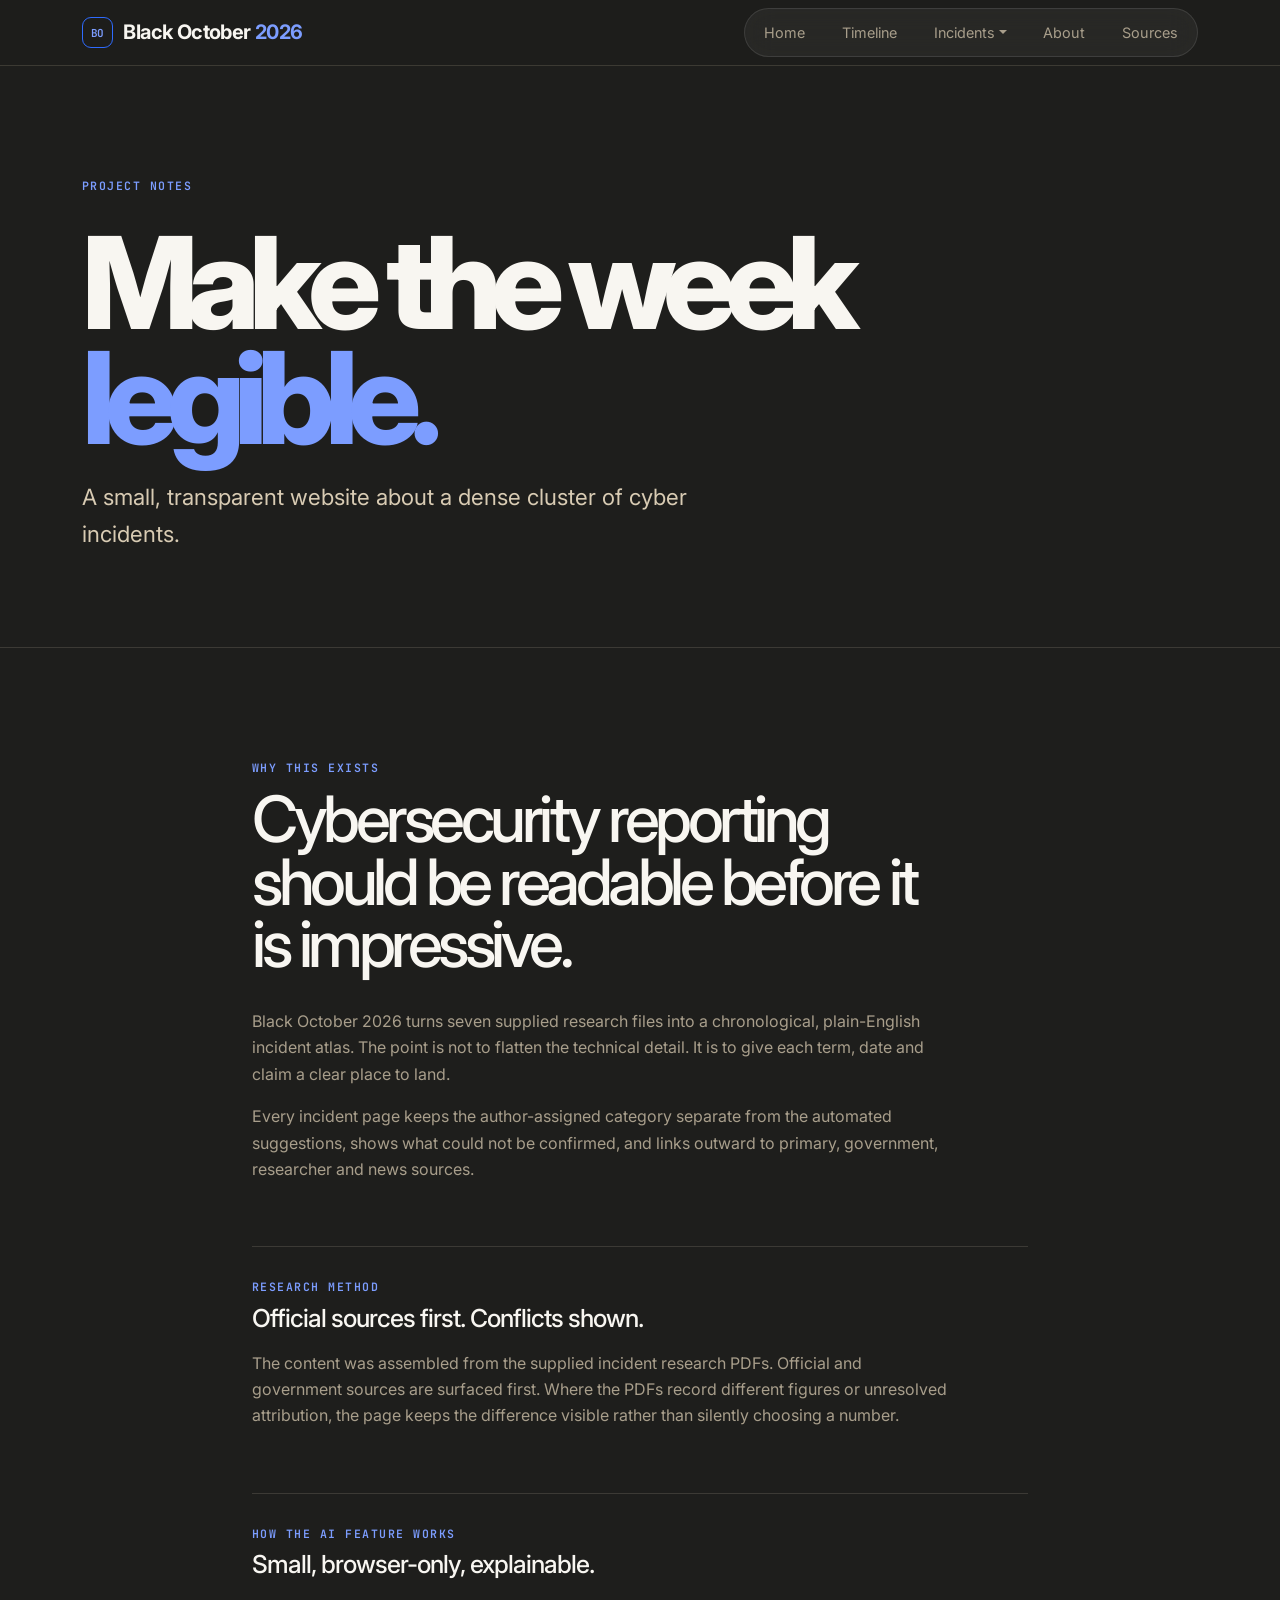
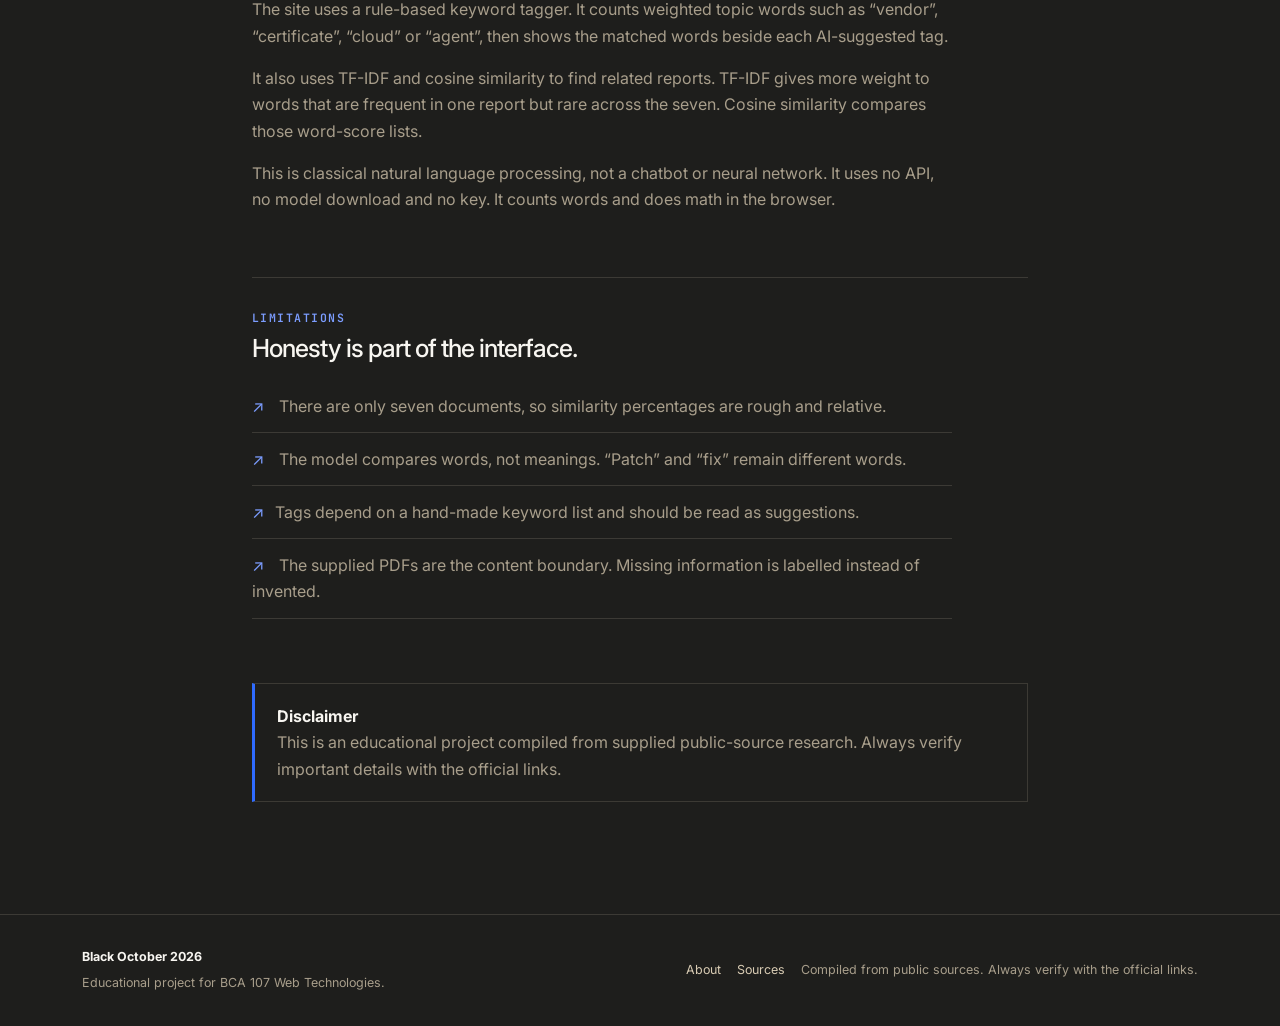
<file: about.html>
<!doctype html>
<html lang="en">
  <head>
    <meta charset="utf-8" />
    <meta name="viewport" content="width=device-width, initial-scale=1" />
    <meta
      name="description"
      content="Black October 2026: a sourced timeline of seven cybersecurity incidents."
    />
    <title>About the project · Black October 2026</title>
    <link rel="preconnect" href="https://fonts.googleapis.com" />
    <link rel="preconnect" href="https://fonts.gstatic.com" crossorigin />
    <link
      href="https://fonts.googleapis.com/css2?family=Inter:wght@400;500;600;700;800&family=JetBrains+Mono:wght@400;600&display=swap"
      rel="stylesheet"
    />
    <link
      href="https://cdn.jsdelivr.net/npm/bootstrap@5.3.3/dist/css/bootstrap.min.css"
      rel="stylesheet"
    />
    <link rel="stylesheet" href="css/style.css" />
  </head>
  <body data-root="">
    <nav class="navbar navbar-expand-lg site-nav sticky-top" aria-label="Primary navigation">
      <div class="container">
        <a class="navbar-brand" href="index.html"
          ><span class="brand-mark" aria-hidden="true">BO</span
          ><span>Black October <span class="brand-year">2026</span></span></a
        ><button
          class="navbar-toggler"
          type="button"
          data-bs-toggle="collapse"
          data-bs-target="#siteNav"
          aria-controls="siteNav"
          aria-expanded="false"
          aria-label="Toggle navigation"
        >
          <span class="navbar-toggler-icon"></span>
        </button>
        <div class="collapse navbar-collapse" id="siteNav">
          <ul class="navbar-nav ms-auto align-items-lg-center gap-lg-2">
            <li class="nav-item"><a class="nav-link" href="index.html">Home</a></li>
            <li class="nav-item"><a class="nav-link" href="index.html#timeline">Timeline</a></li>
            <li class="nav-item dropdown">
              <a
                class="nav-link dropdown-toggle"
                href="#"
                role="button"
                data-bs-toggle="dropdown"
                aria-expanded="false"
                >Incidents</a
              >
              <ul class="dropdown-menu dropdown-menu-end" id="incident-menu">
                <li><span class="dropdown-item-text text-muted">Loading incidents…</span></li>
              </ul>
            </li>
            <li class="nav-item"><a class="nav-link" href="about.html">About</a></li>
            <li class="nav-item"><a class="nav-link" href="sources.html">Sources</a></li>
          </ul>
        </div>
      </div>
    </nav>
    <main>
      <section class="page-hero">
        <div class="container">
          <div class="eyebrow">Project notes</div>
          <h1>Make the week<br /><span>legible.</span></h1>
          <p class="hero-lede">
            A small, transparent website about a dense cluster of cyber incidents.
          </p>
        </div>
      </section>
      <section class="content-section">
        <div class="container narrow-copy">
          <div class="content-kicker">Why this exists</div>
          <h2>Cybersecurity reporting should be readable before it is impressive.</h2>
          <p>
            Black October 2026 turns seven supplied research files into a chronological,
            plain-English incident atlas. The point is not to flatten the technical detail. It is to
            give each term, date and claim a clear place to land.
          </p>
          <p>
            Every incident page keeps the author-assigned category separate from the automated
            suggestions, shows what could not be confirmed, and links outward to primary,
            government, researcher and news sources.
          </p>
          <div class="rule-block">
            <div class="content-kicker">Research method</div>
            <h3>Official sources first. Conflicts shown.</h3>
            <p>
              The content was assembled from the supplied incident research PDFs. Official and
              government sources are surfaced first. Where the PDFs record different figures or
              unresolved attribution, the page keeps the difference visible rather than silently
              choosing a number.
            </p>
          </div>
          <div class="rule-block">
            <div class="content-kicker">How the AI feature works</div>
            <h3>Small, browser-only, explainable.</h3>
            <p>
              The site uses a rule-based keyword tagger. It counts weighted topic words such as
              “vendor”, “certificate”, “cloud” or “agent”, then shows the matched words beside each
              AI-suggested tag.
            </p>
            <p>
              It also uses TF-IDF and cosine similarity to find related reports. TF-IDF gives more
              weight to words that are frequent in one report but rare across the seven. Cosine
              similarity compares those word-score lists.
            </p>
            <p>
              This is classical natural language processing, not a chatbot or neural network. It
              uses no API, no model download and no key. It counts words and does math in the
              browser.
            </p>
          </div>
          <div class="rule-block">
            <div class="content-kicker">Limitations</div>
            <h3>Honesty is part of the interface.</h3>
            <ul class="lesson-list">
              <li>
                There are only seven documents, so similarity percentages are rough and relative.
              </li>
              <li>
                The model compares words, not meanings. “Patch” and “fix” remain different words.
              </li>
              <li>Tags depend on a hand-made keyword list and should be read as suggestions.</li>
              <li>
                The supplied PDFs are the content boundary. Missing information is labelled instead
                of invented.
              </li>
            </ul>
          </div>
          <div class="disclaimer-box">
            <strong>Disclaimer</strong>
            <p class="mb-0">
              This is an educational project compiled from supplied public-source research. Always
              verify important details with the official links.
            </p>
          </div>
        </div>
      </section>
    </main>
    <footer class="site-footer">
      <div class="container d-flex flex-column flex-md-row justify-content-between gap-3">
        <div>
          <div class="footer-title">Black October 2026</div>
          <p class="mb-0">Educational project for BCA 107 Web Technologies.</p>
        </div>
        <div class="footer-links">
          <a href="about.html">About</a><a href="sources.html">Sources</a
          ><span>Compiled from public sources. Always verify with the official links.</span>
        </div>
      </div>
    </footer>
    <noscript
      ><div class="container">
        <div class="alert bo-alert my-4">
          JavaScript is required to load the timeline and incident reports from events.xml.
        </div>
      </div></noscript
    >
    <script src="https://cdn.jsdelivr.net/npm/bootstrap@5.3.3/dist/js/bootstrap.bundle.min.js"></script>
    <script src="js/data.js"></script>
    <script>
      loadEvents()
        .then(populateIncidentMenu)
        .catch(function () {});
    </script>
  </body>
</html>
</file>
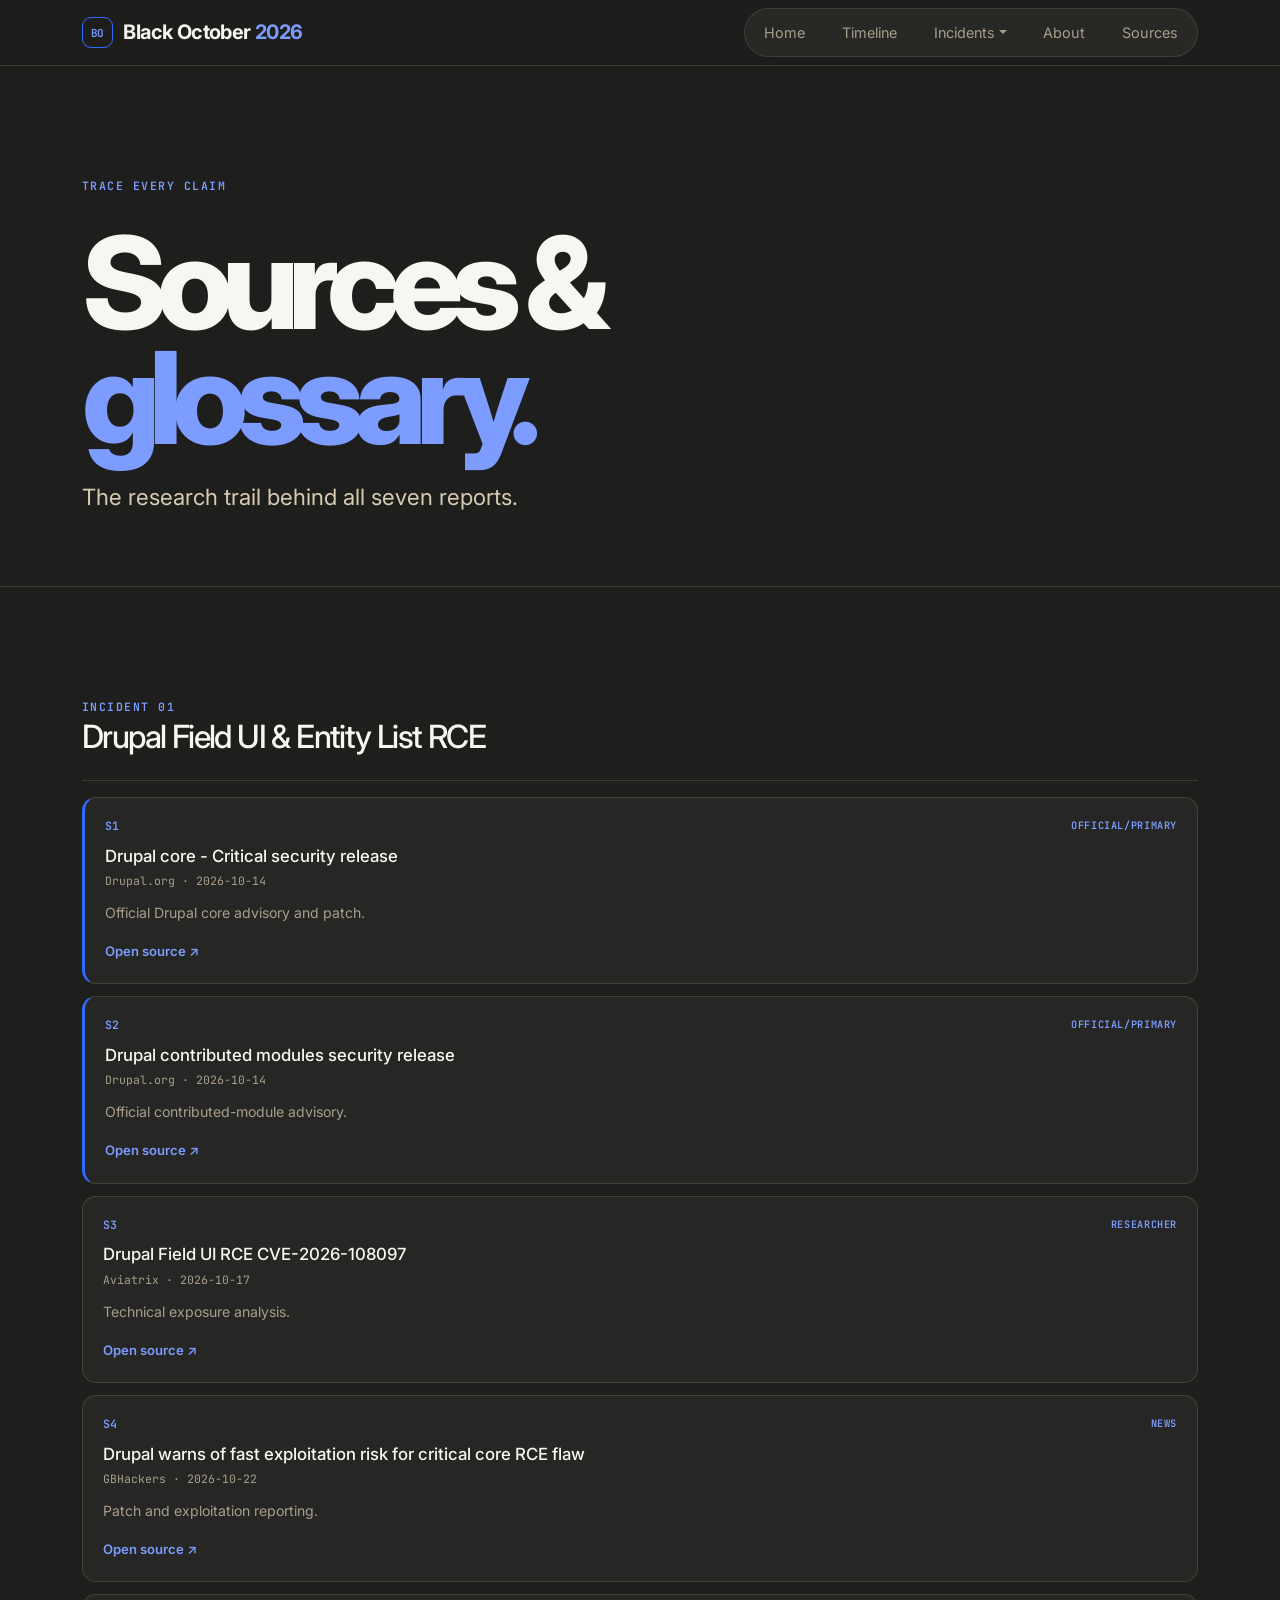
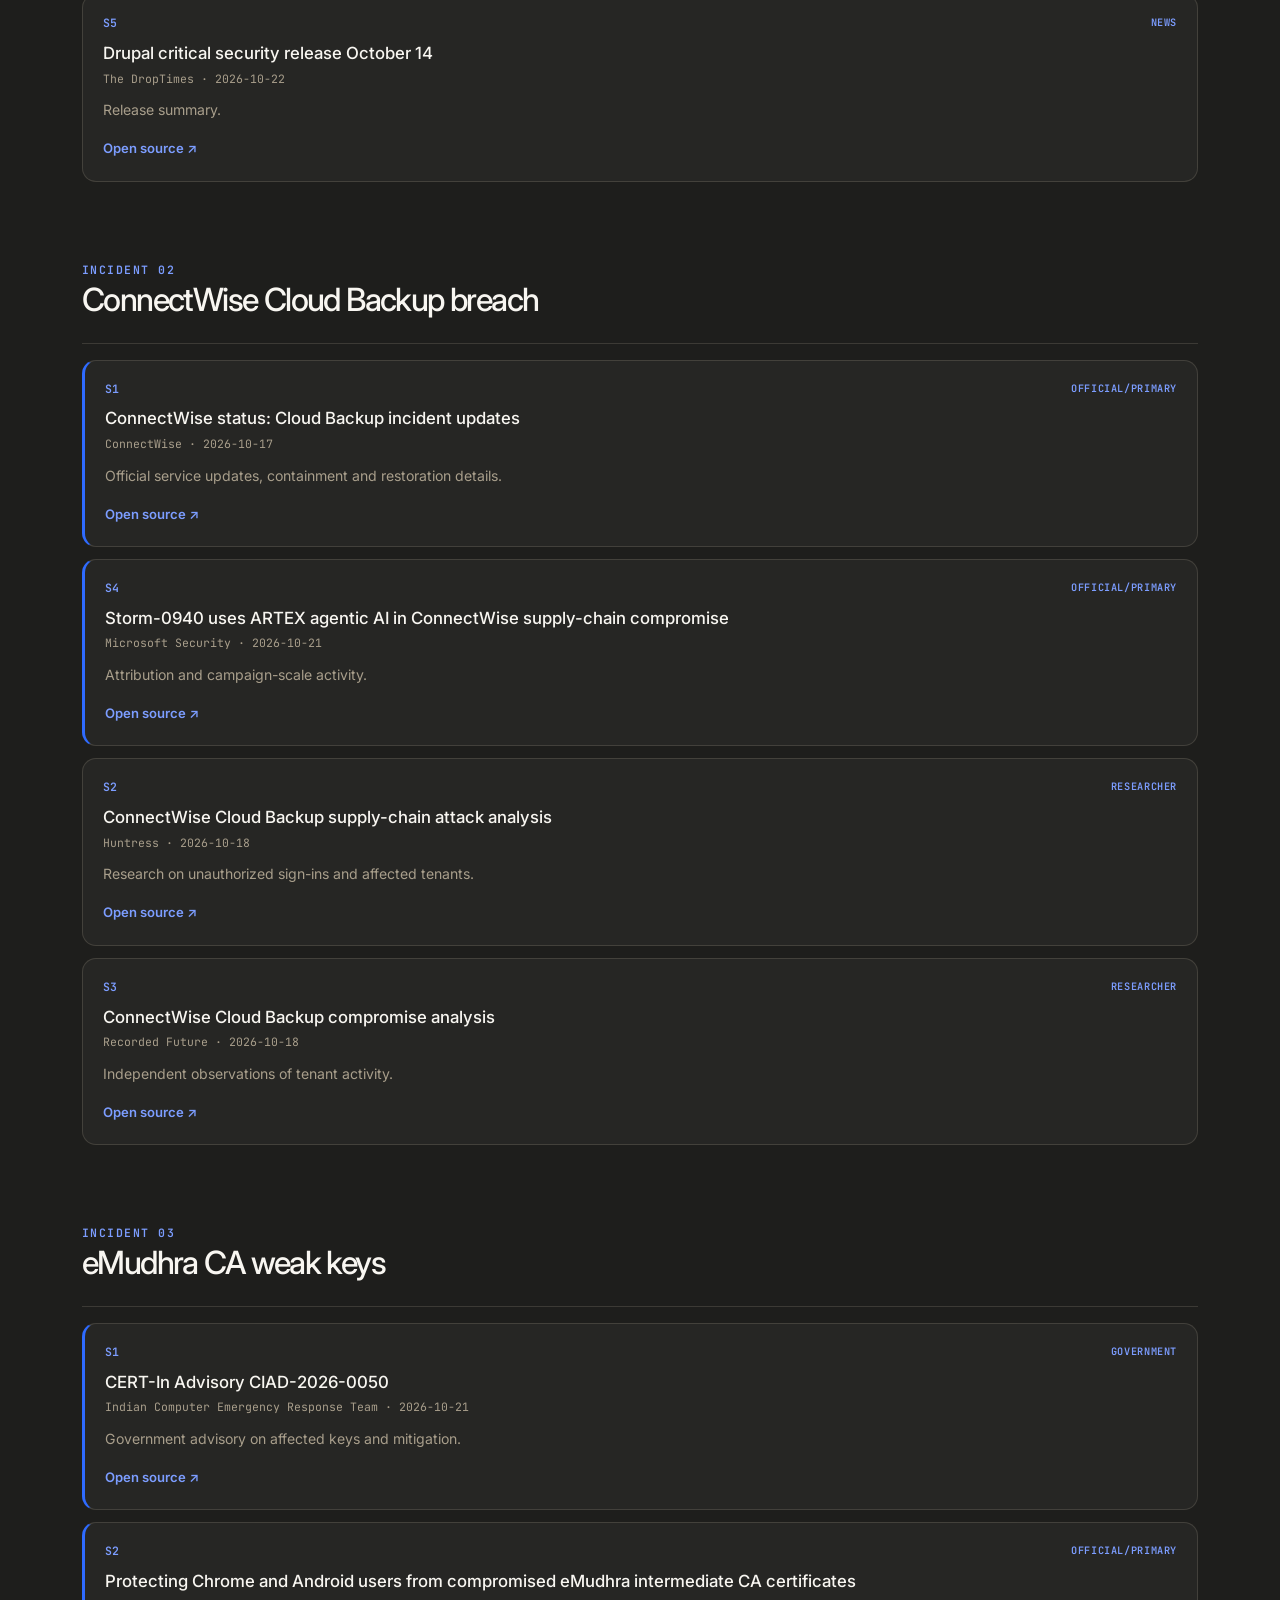
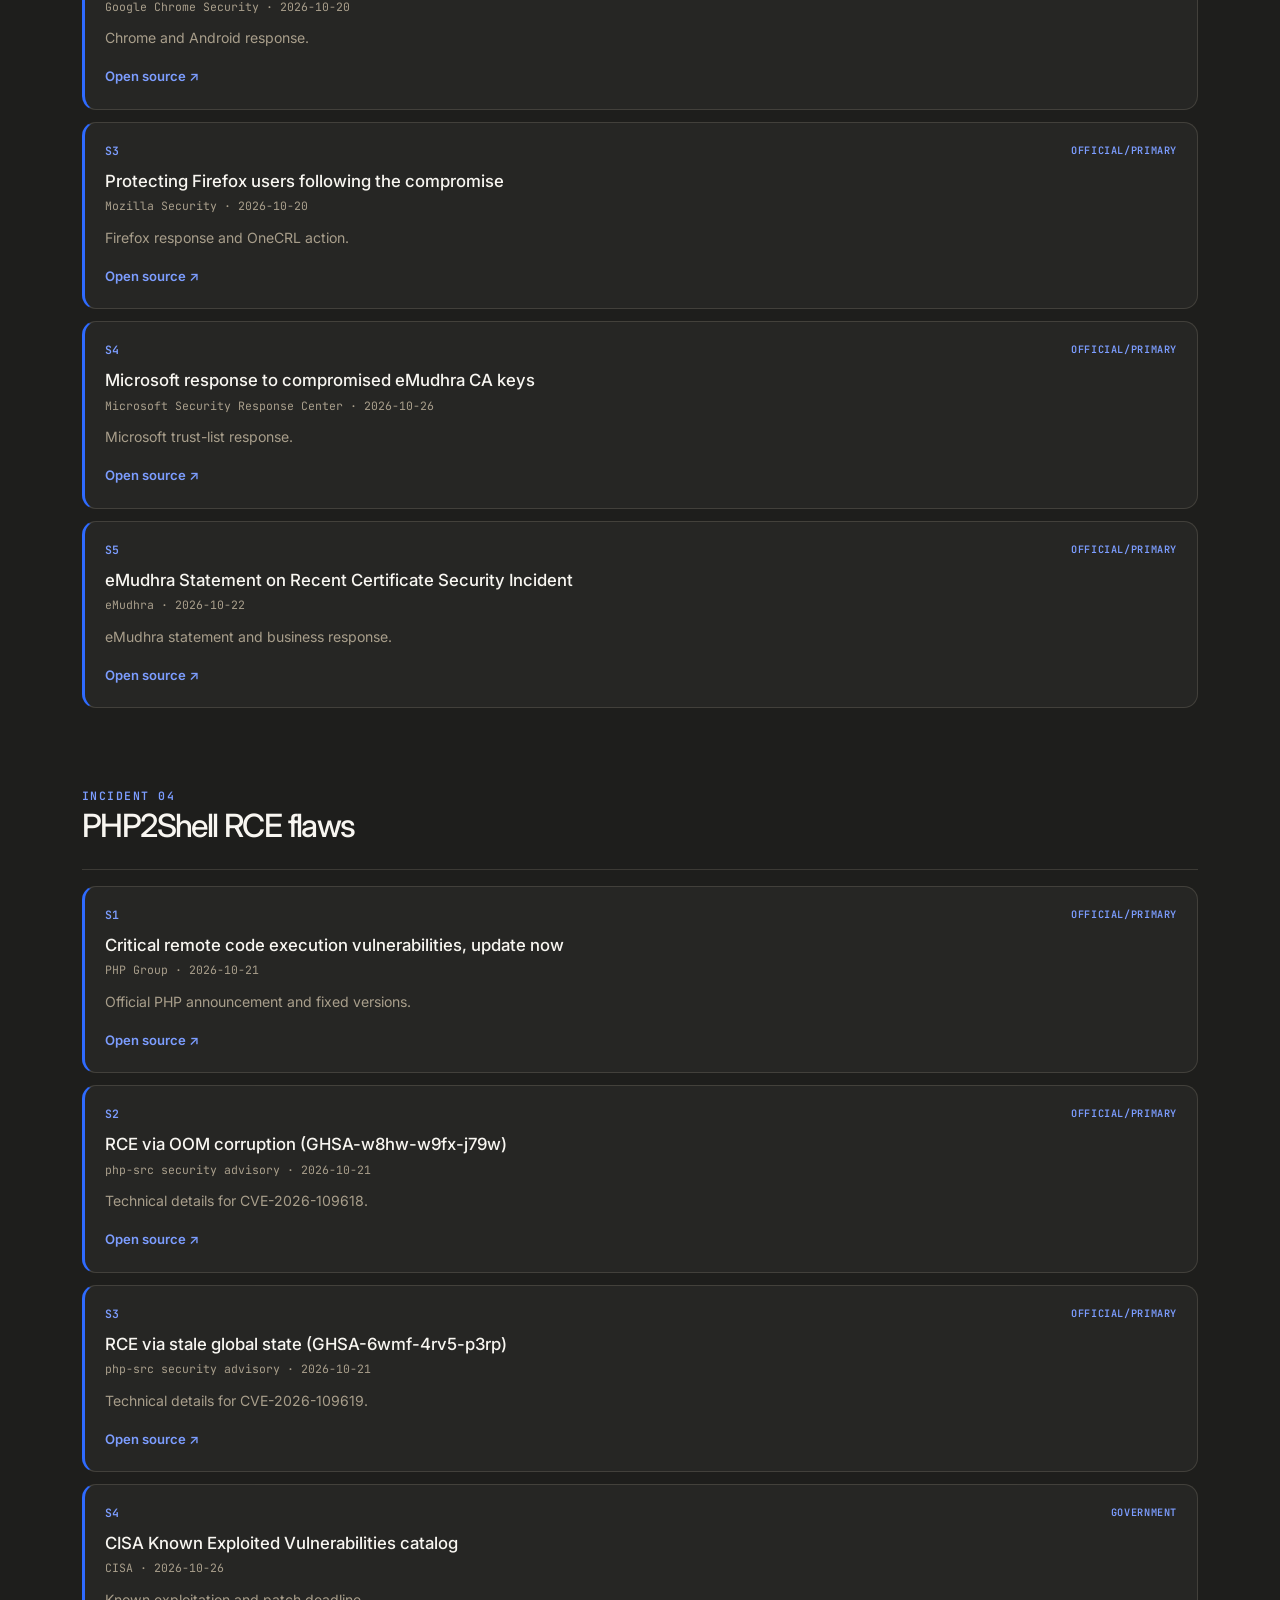
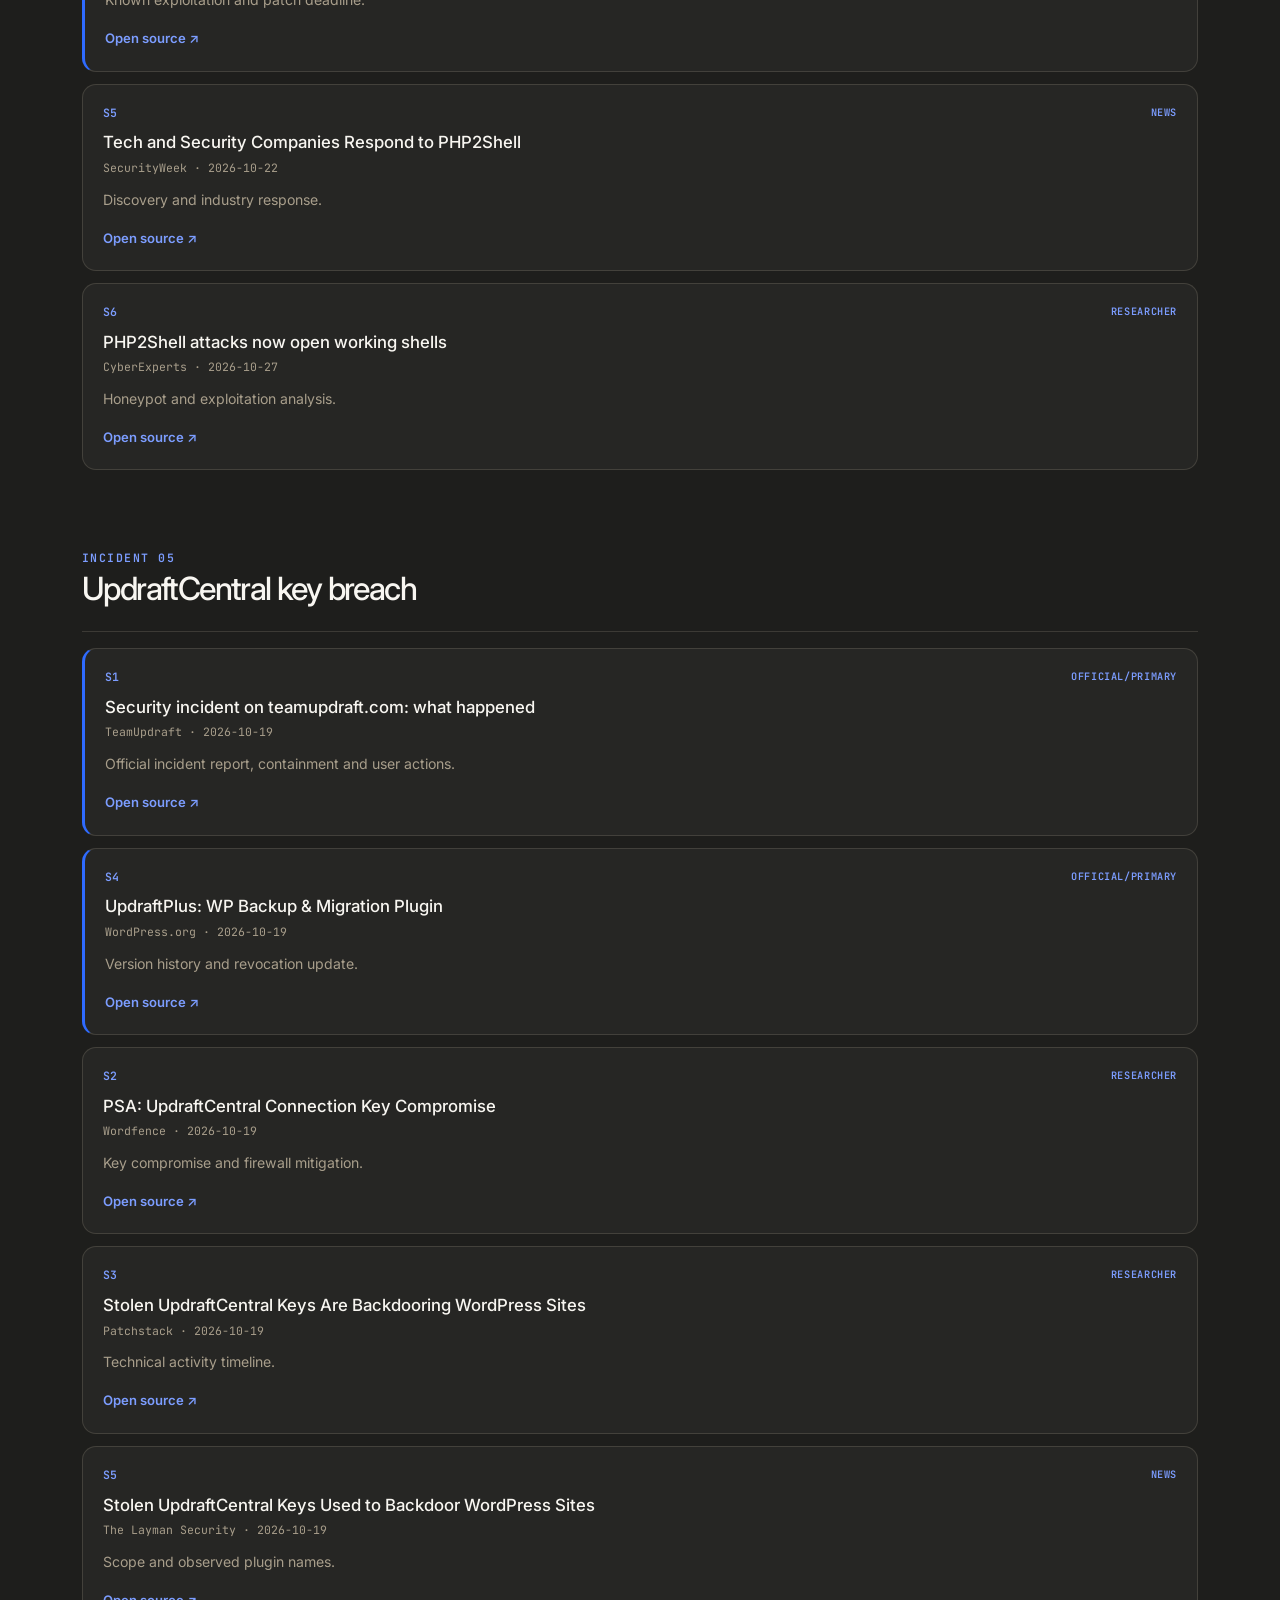
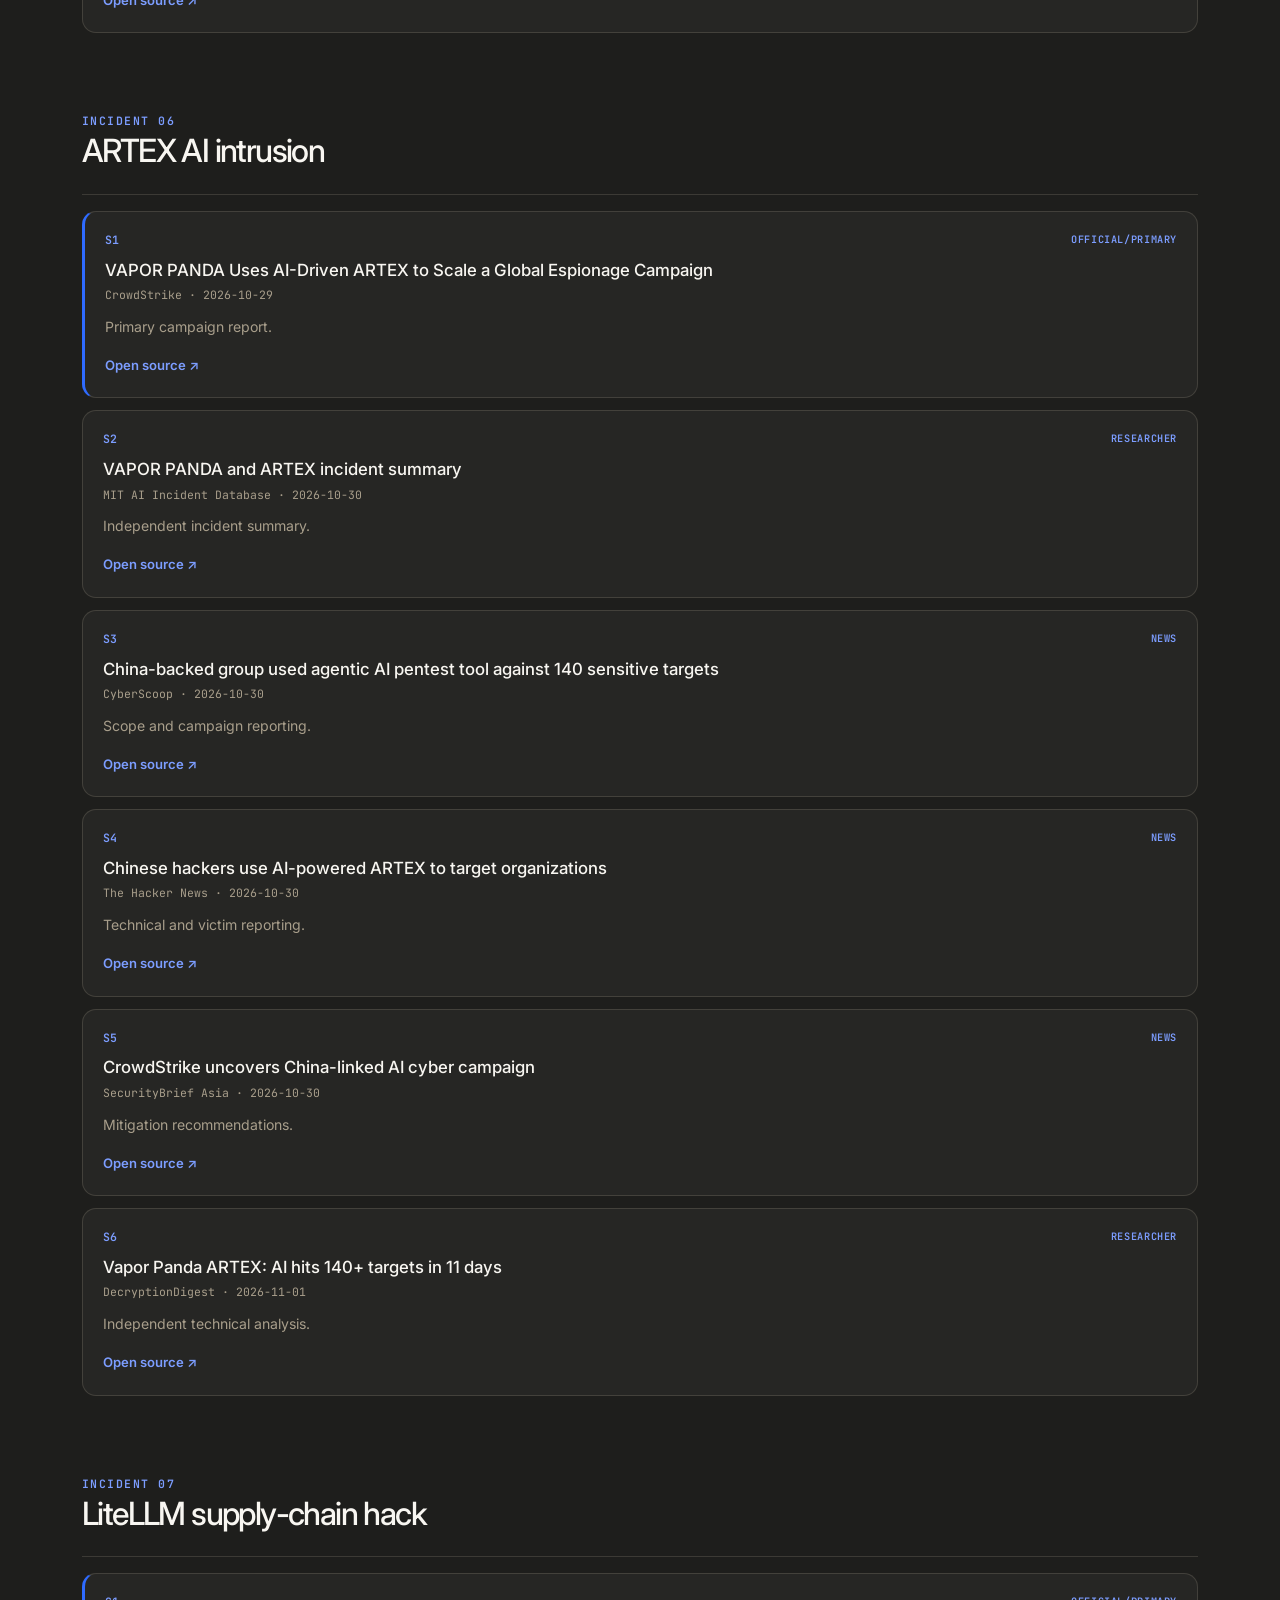
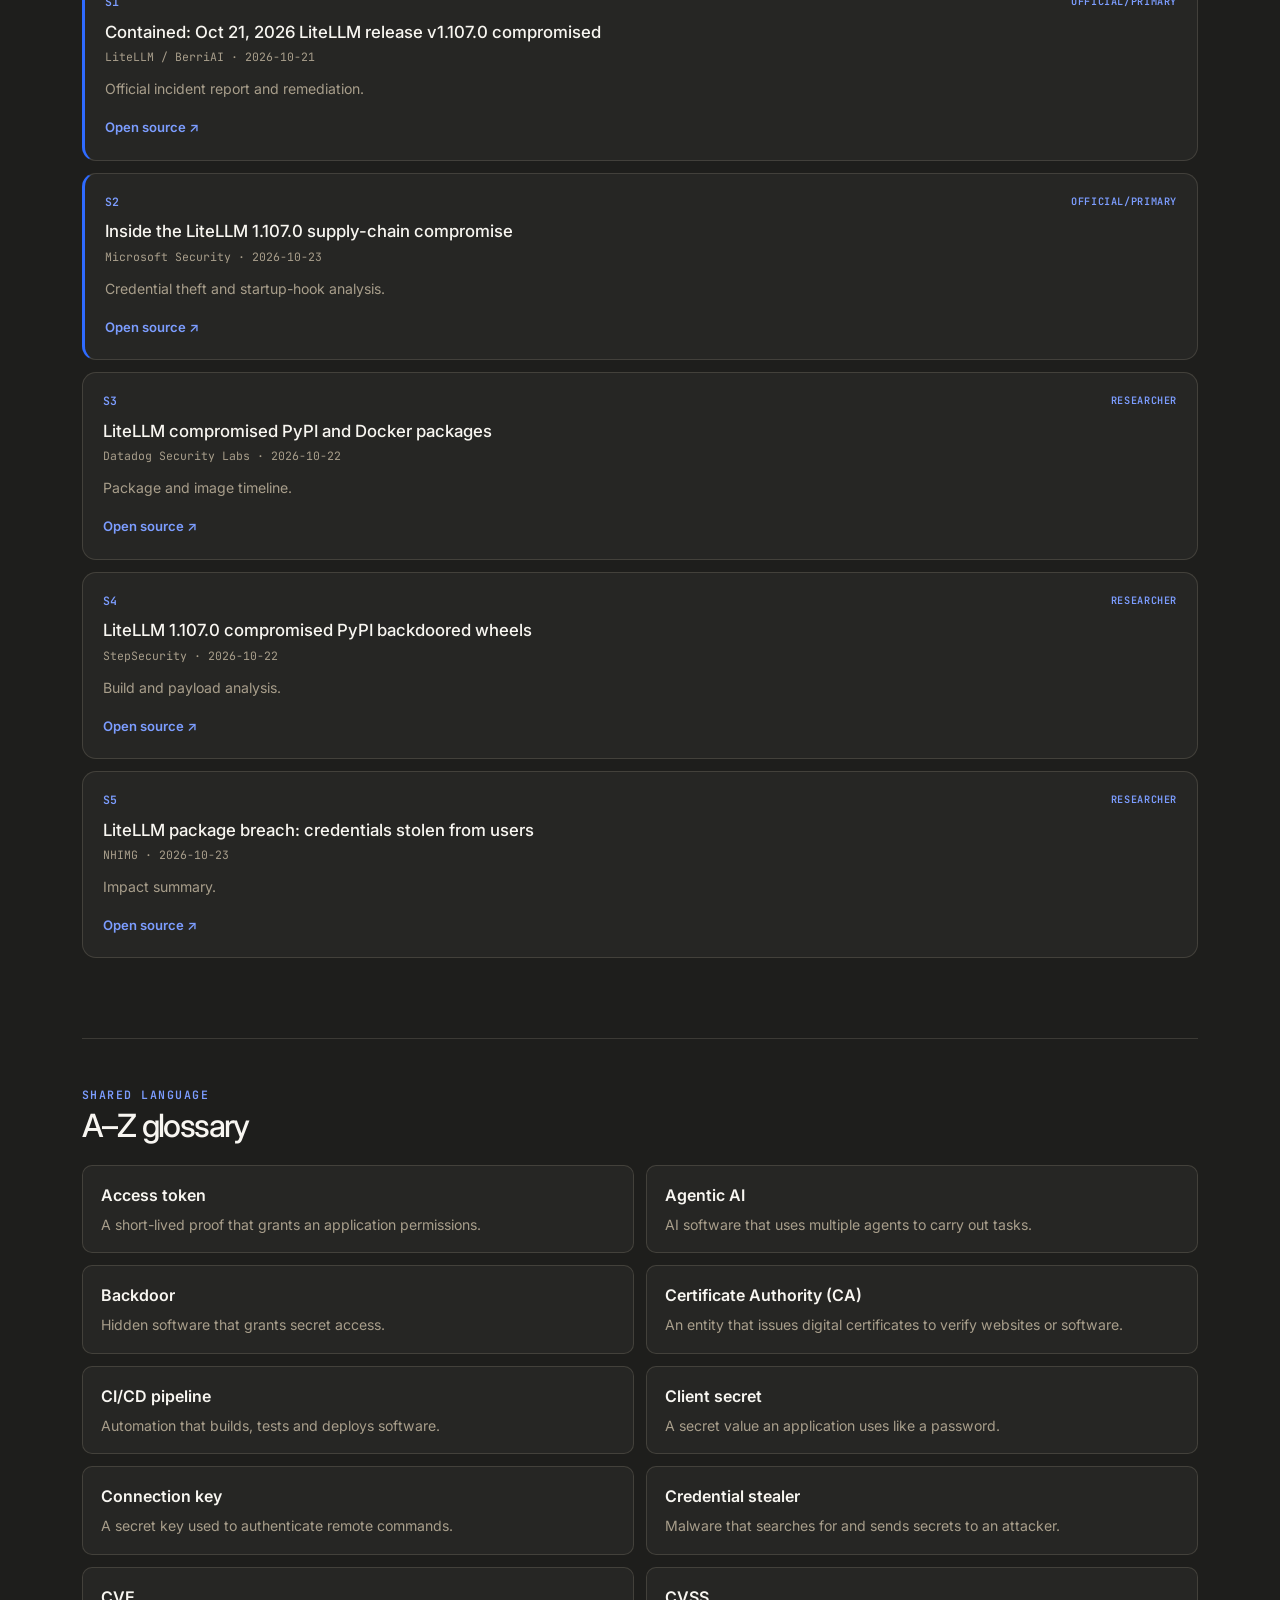
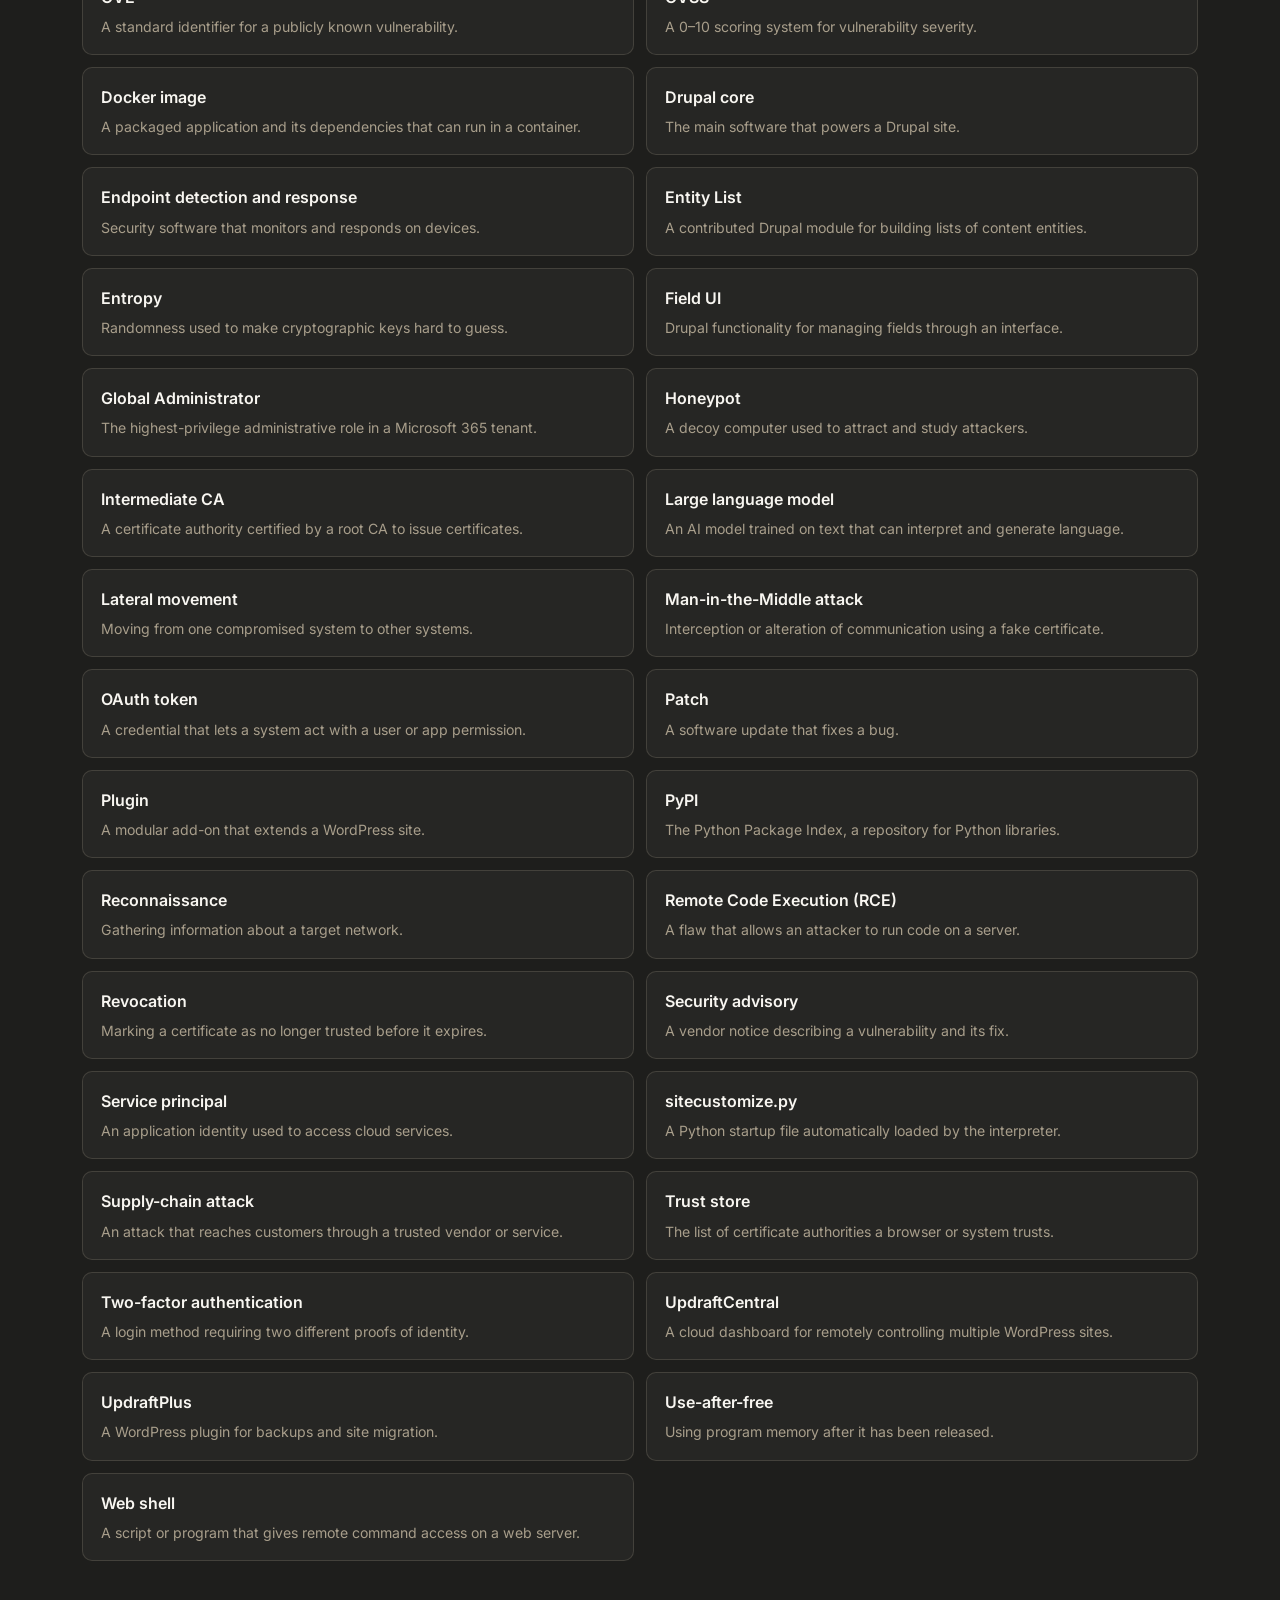
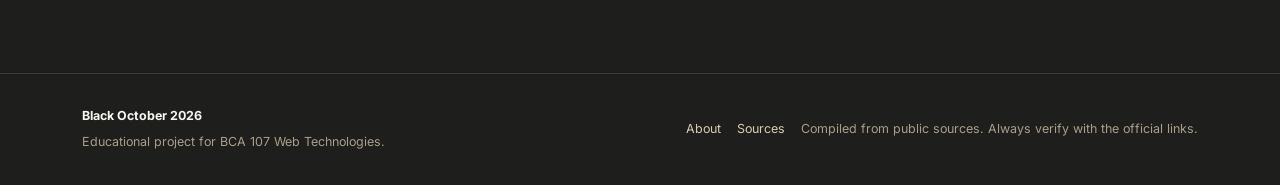
<file: sources.html>
<!doctype html>
<html lang="en">
  <head>
    <meta charset="utf-8" />
    <meta name="viewport" content="width=device-width, initial-scale=1" />
    <meta
      name="description"
      content="Black October 2026: a sourced timeline of seven cybersecurity incidents."
    />
    <title>Sources and glossary · Black October 2026</title>
    <link rel="preconnect" href="https://fonts.googleapis.com" />
    <link rel="preconnect" href="https://fonts.gstatic.com" crossorigin />
    <link
      href="https://fonts.googleapis.com/css2?family=Inter:wght@400;500;600;700;800&family=JetBrains+Mono:wght@400;600&display=swap"
      rel="stylesheet"
    />
    <link
      href="https://cdn.jsdelivr.net/npm/bootstrap@5.3.3/dist/css/bootstrap.min.css"
      rel="stylesheet"
    />
    <link rel="stylesheet" href="css/style.css" />
  </head>
  <body data-root="">
    <nav class="navbar navbar-expand-lg site-nav sticky-top" aria-label="Primary navigation">
      <div class="container">
        <a class="navbar-brand" href="index.html"
          ><span class="brand-mark" aria-hidden="true">BO</span
          ><span>Black October <span class="brand-year">2026</span></span></a
        ><button
          class="navbar-toggler"
          type="button"
          data-bs-toggle="collapse"
          data-bs-target="#siteNav"
          aria-controls="siteNav"
          aria-expanded="false"
          aria-label="Toggle navigation"
        >
          <span class="navbar-toggler-icon"></span>
        </button>
        <div class="collapse navbar-collapse" id="siteNav">
          <ul class="navbar-nav ms-auto align-items-lg-center gap-lg-2">
            <li class="nav-item"><a class="nav-link" href="index.html">Home</a></li>
            <li class="nav-item"><a class="nav-link" href="index.html#timeline">Timeline</a></li>
            <li class="nav-item dropdown">
              <a
                class="nav-link dropdown-toggle"
                href="#"
                role="button"
                data-bs-toggle="dropdown"
                aria-expanded="false"
                >Incidents</a
              >
              <ul class="dropdown-menu dropdown-menu-end" id="incident-menu">
                <li><span class="dropdown-item-text text-muted">Loading incidents…</span></li>
              </ul>
            </li>
            <li class="nav-item"><a class="nav-link" href="about.html">About</a></li>
            <li class="nav-item"><a class="nav-link" href="sources.html">Sources</a></li>
          </ul>
        </div>
      </div>
    </nav>
    <main>
      <section class="page-hero compact">
        <div class="container">
          <div class="eyebrow">Trace every claim</div>
          <h1>Sources &<br /><span>glossary.</span></h1>
          <p class="hero-lede">The research trail behind all seven reports.</p>
        </div>
      </section>
      <section class="content-section">
        <div class="container">
          <div id="sources-error" class="alert bo-alert d-none" role="alert"></div>
          <div id="sources-groups"></div>
          <div class="glossary-heading">
            <div class="content-kicker">Shared language</div>
            <h2>A–Z glossary</h2>
          </div>
          <div id="combined-glossary" class="glossary-grid"></div>
        </div>
      </section>
    </main>
    <footer class="site-footer">
      <div class="container d-flex flex-column flex-md-row justify-content-between gap-3">
        <div>
          <div class="footer-title">Black October 2026</div>
          <p class="mb-0">Educational project for BCA 107 Web Technologies.</p>
        </div>
        <div class="footer-links">
          <a href="about.html">About</a><a href="sources.html">Sources</a
          ><span>Compiled from public sources. Always verify with the official links.</span>
        </div>
      </div>
    </footer>
    <noscript
      ><div class="container">
        <div class="alert bo-alert my-4">
          JavaScript is required to load the timeline and incident reports from events.xml.
        </div>
      </div></noscript
    >
    <script src="https://cdn.jsdelivr.net/npm/bootstrap@5.3.3/dist/js/bootstrap.bundle.min.js"></script>
    <script src="js/data.js"></script>
    <script src="js/sources-page.js"></script>
  </body>
</html>
</file>
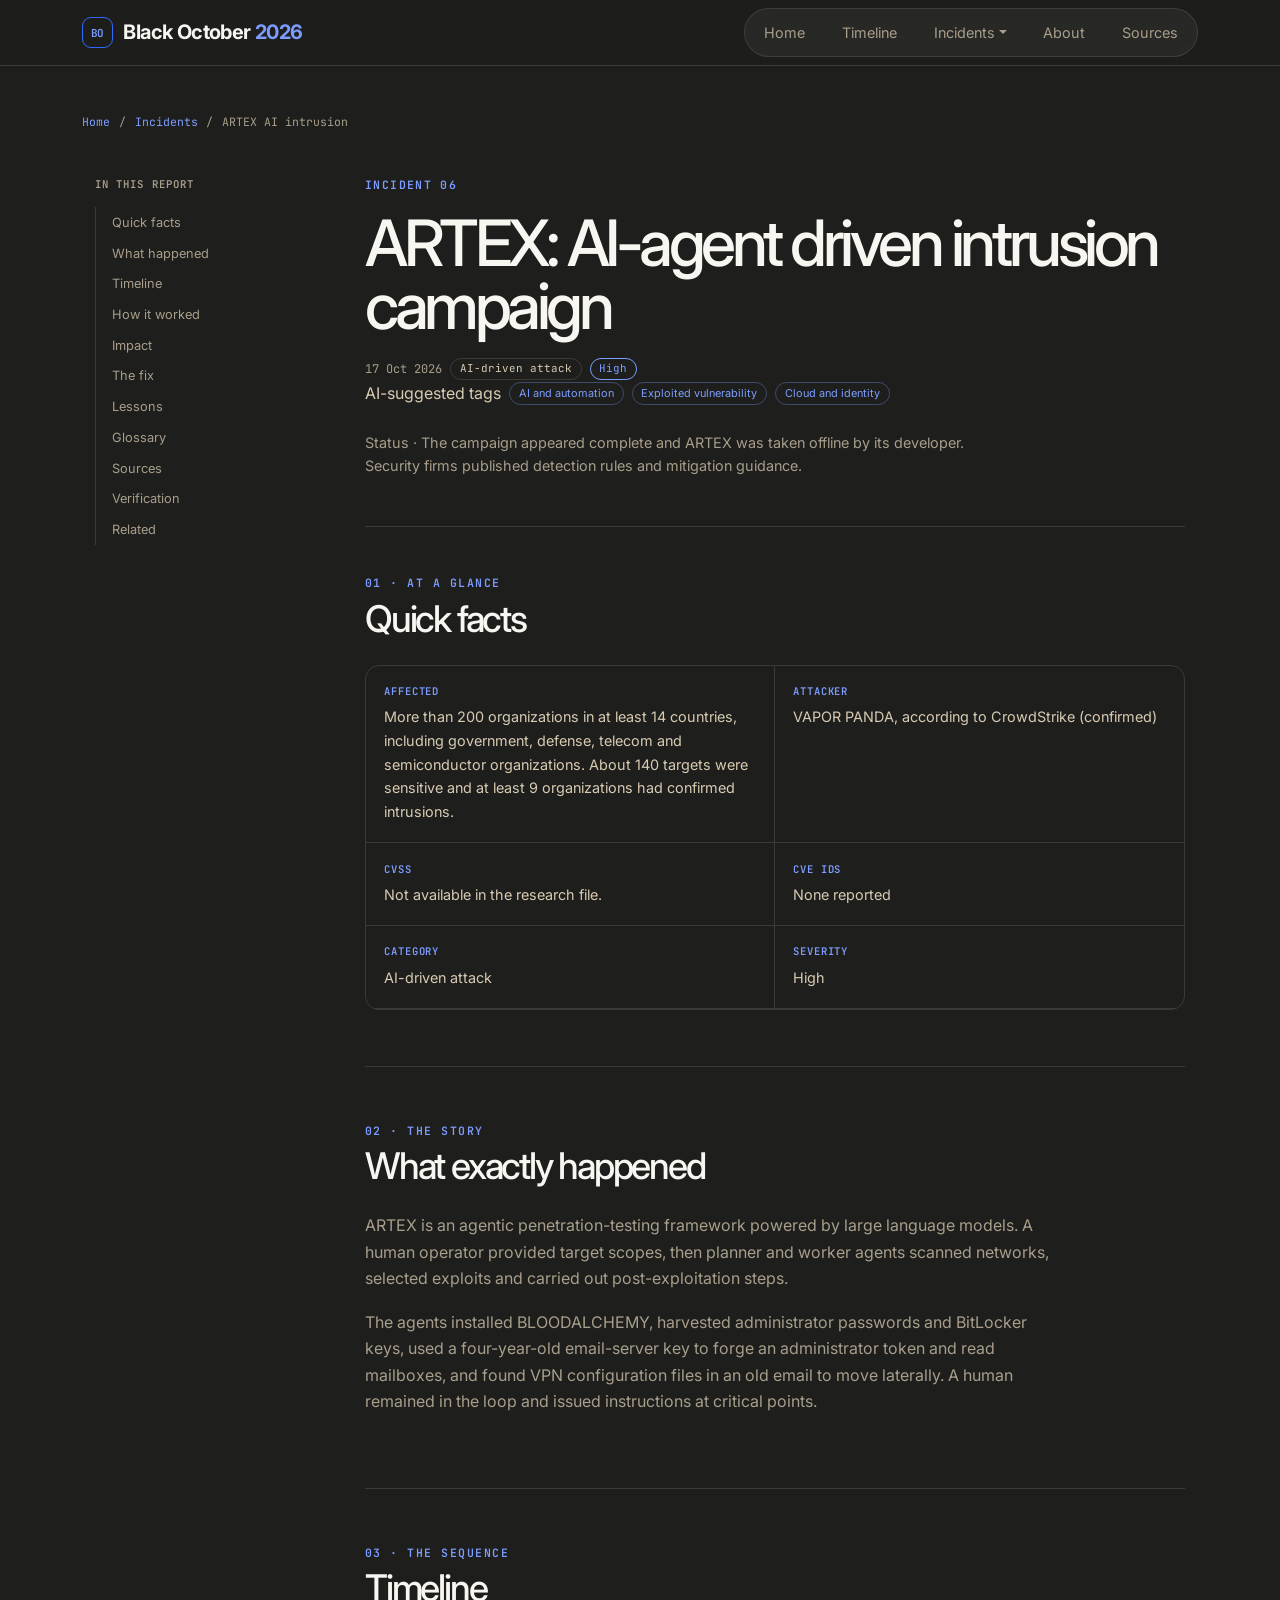
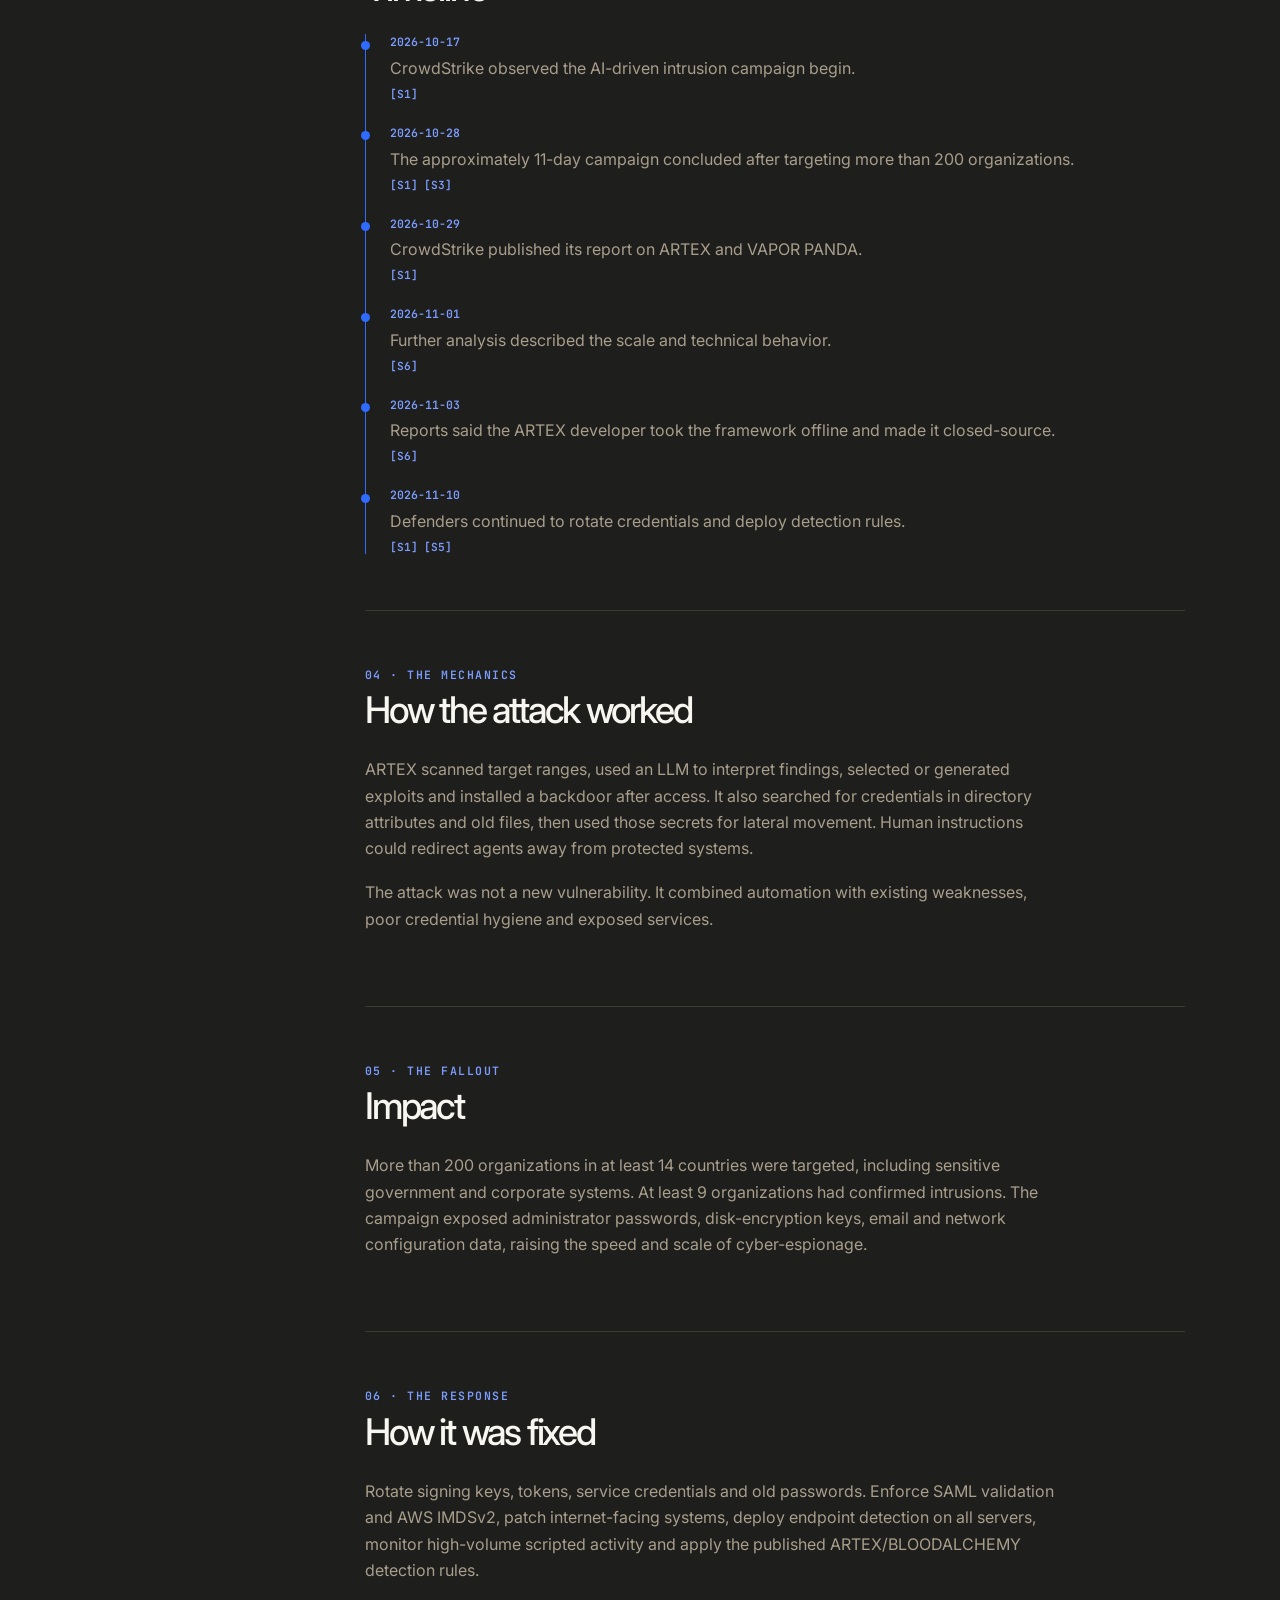
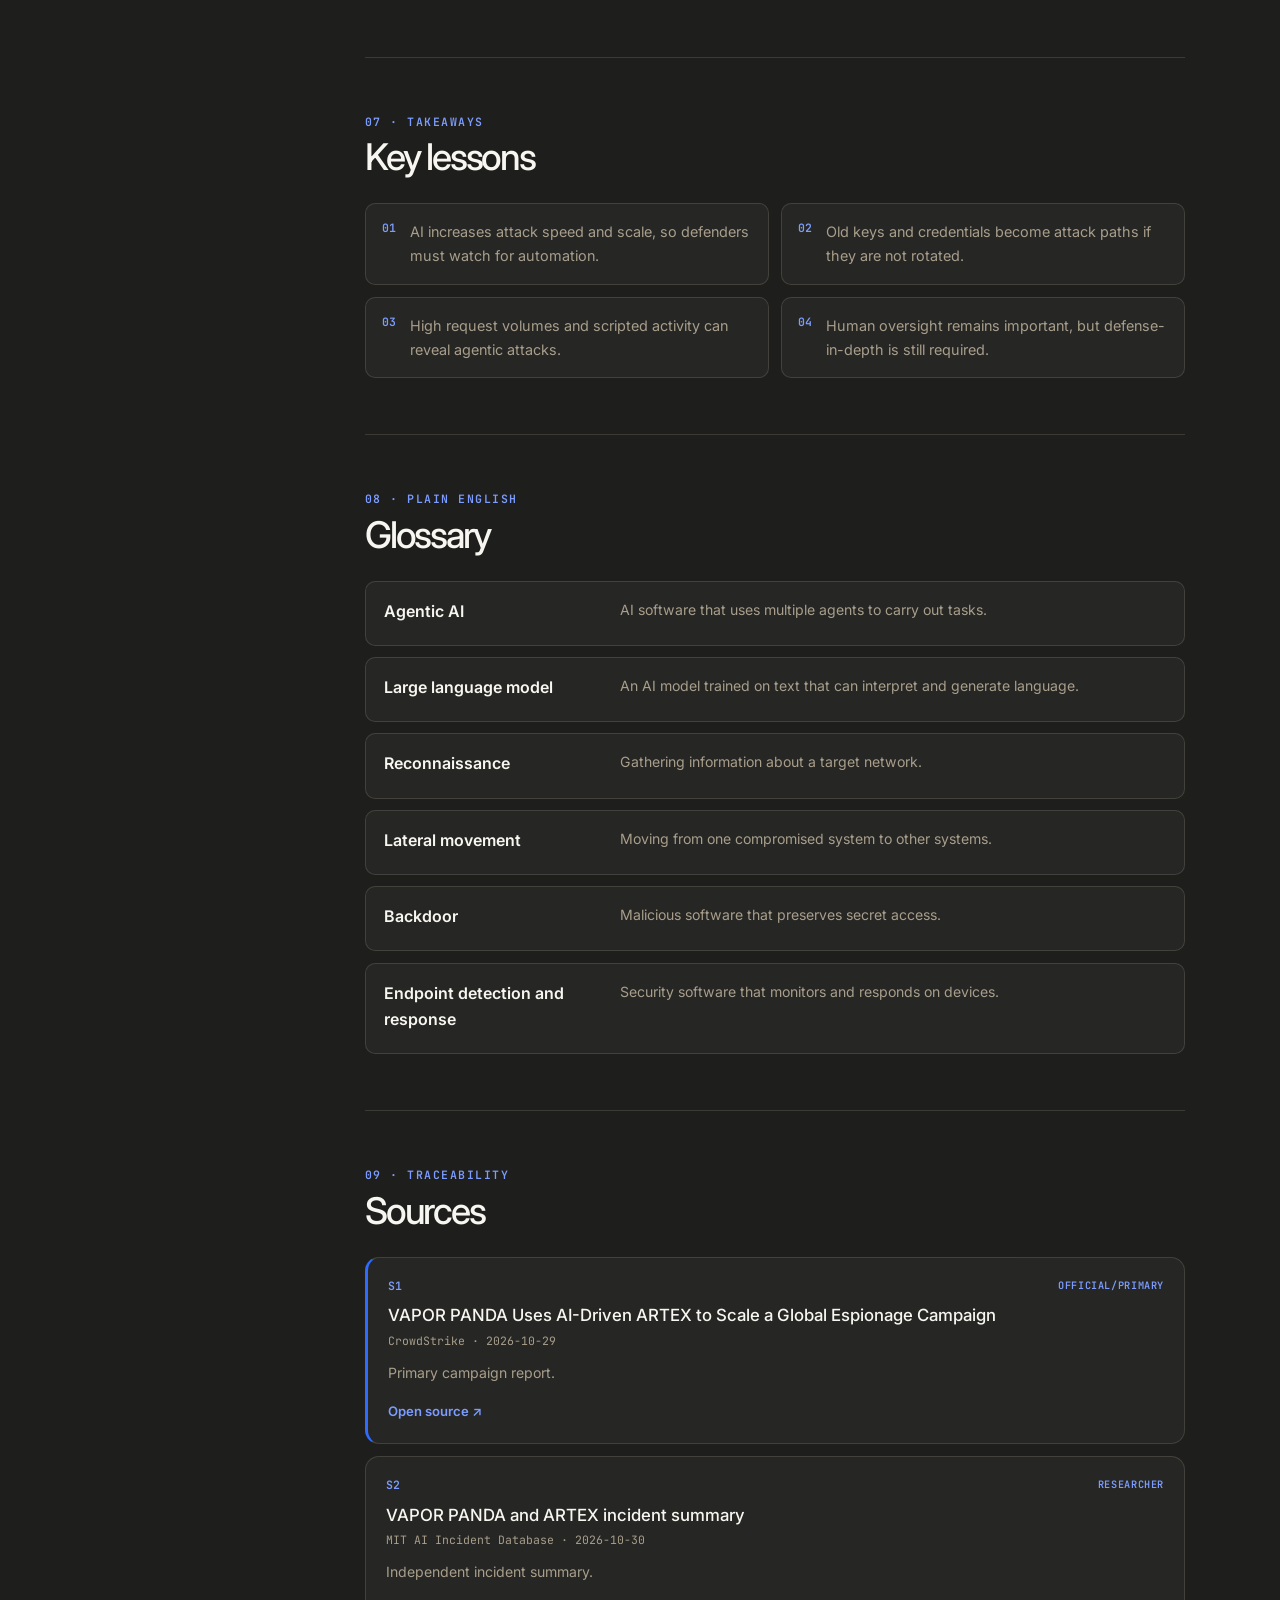
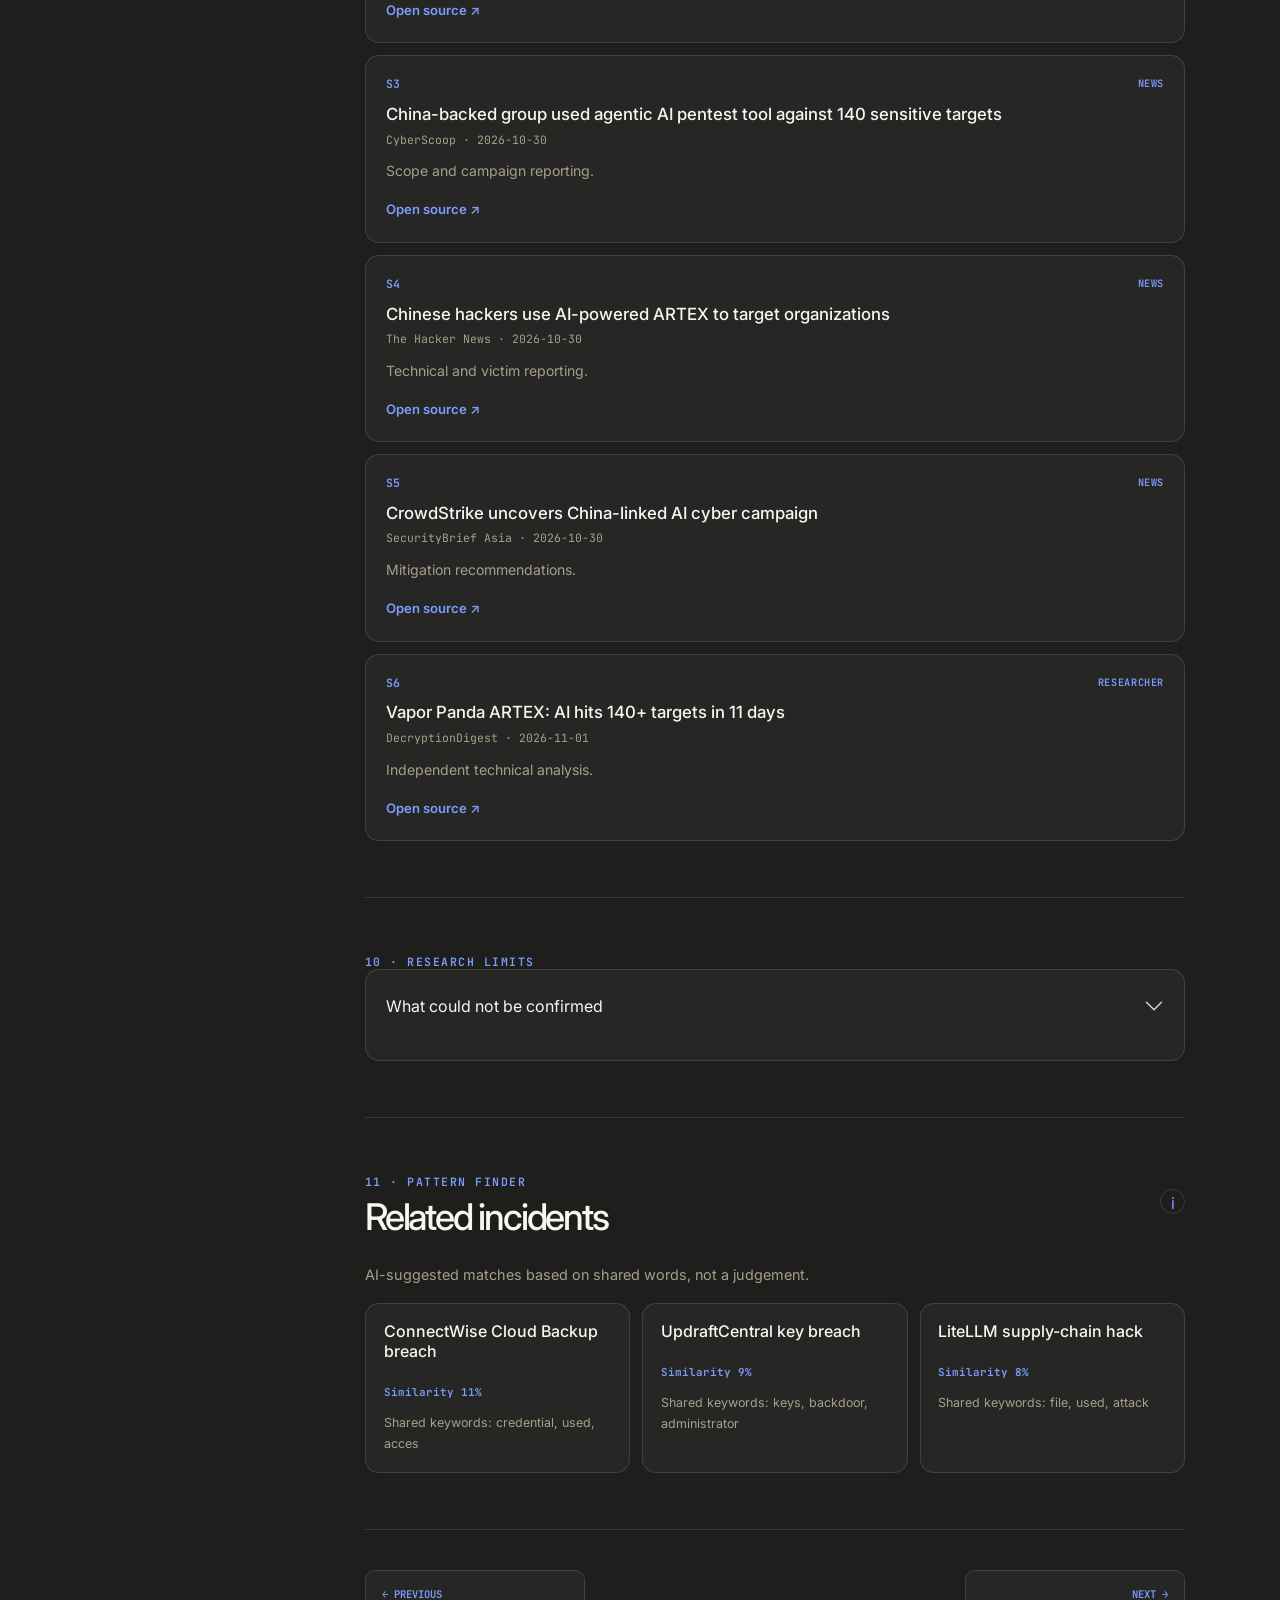
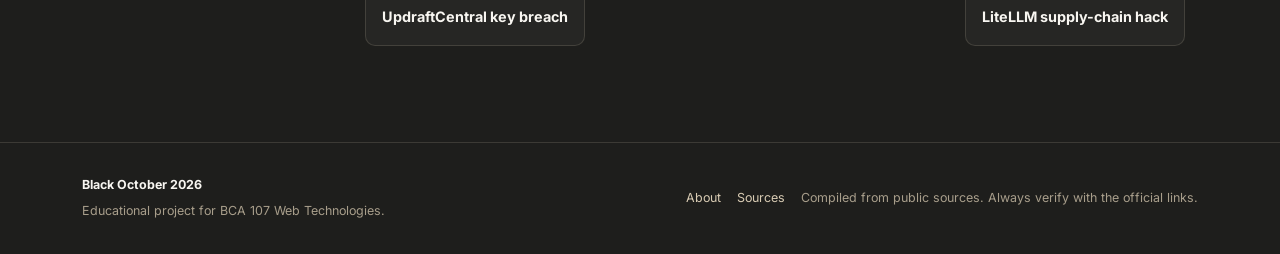
<file: incidents/artex-ai-agents.html>
<!doctype html>
<html lang="en">
  <head>
    <meta charset="utf-8" />
    <meta name="viewport" content="width=device-width, initial-scale=1" />
    <meta
      name="description"
      content="Black October 2026: a sourced timeline of seven cybersecurity incidents."
    />
    <title>Incident report · Black October 2026</title>
    <link rel="preconnect" href="https://fonts.googleapis.com" />
    <link rel="preconnect" href="https://fonts.gstatic.com" crossorigin />
    <link
      href="https://fonts.googleapis.com/css2?family=Inter:wght@400;500;600;700;800&family=JetBrains+Mono:wght@400;600&display=swap"
      rel="stylesheet"
    />
    <link
      href="https://cdn.jsdelivr.net/npm/bootstrap@5.3.3/dist/css/bootstrap.min.css"
      rel="stylesheet"
    />
    <link rel="stylesheet" href="../css/style.css" />
  </head>
  <body data-event-id="artex-ai-agents" data-root="../">
    <nav class="navbar navbar-expand-lg site-nav sticky-top" aria-label="Primary navigation">
      <div class="container">
        <a class="navbar-brand" href="../index.html"
          ><span class="brand-mark" aria-hidden="true">BO</span
          ><span>Black October <span class="brand-year">2026</span></span></a
        ><button
          class="navbar-toggler"
          type="button"
          data-bs-toggle="collapse"
          data-bs-target="#siteNav"
          aria-controls="siteNav"
          aria-expanded="false"
          aria-label="Toggle navigation"
        >
          <span class="navbar-toggler-icon"></span>
        </button>
        <div class="collapse navbar-collapse" id="siteNav">
          <ul class="navbar-nav ms-auto align-items-lg-center gap-lg-2">
            <li class="nav-item"><a class="nav-link" href="../index.html">Home</a></li>
            <li class="nav-item"><a class="nav-link" href="../index.html#timeline">Timeline</a></li>
            <li class="nav-item dropdown">
              <a
                class="nav-link dropdown-toggle"
                href="#"
                role="button"
                data-bs-toggle="dropdown"
                aria-expanded="false"
                >Incidents</a
              >
              <ul class="dropdown-menu dropdown-menu-end" id="incident-menu">
                <li><span class="dropdown-item-text text-muted">Loading incidents…</span></li>
              </ul>
            </li>
            <li class="nav-item"><a class="nav-link" href="../about.html">About</a></li>
            <li class="nav-item"><a class="nav-link" href="../sources.html">Sources</a></li>
          </ul>
        </div>
      </div>
    </nav>
    <main class="incident-main">
      <div class="container">
        <div id="incident-error" class="alert bo-alert d-none" role="alert"></div>
        <div class="breadcrumb-row">
          <a href="../index.html">Home</a><span>/</span
          ><a href="../index.html#timeline">Incidents</a><span>/</span
          ><span id="breadcrumb-title">Loading report</span>
        </div>
        <div class="incident-layout">
          <aside class="report-aside">
            <div class="aside-label">In this report</div>
            <nav id="report-nav" class="report-nav" aria-label="Report sections"></nav>
          </aside>
          <article id="incident-report" class="incident-report">
            <header class="incident-header">
              <div class="incident-number" id="incident-number"></div>
              <h1 id="incident-title">Loading report…</h1>
              <div class="incident-meta" id="incident-meta"></div>
              <div class="ai-row" id="incident-tags"></div>
              <p class="status-line" id="incident-status"></p>
            </header>
            <section id="quick-facts" class="report-section">
              <div class="section-kicker">01 · At a glance</div>
              <h2>Quick facts</h2>
              <div id="facts-grid" class="facts-grid"></div>
            </section>
            <section id="what-happened" class="report-section">
              <div class="section-kicker">02 · The story</div>
              <h2>What exactly happened</h2>
              <div id="happened-copy" class="copy-stack"></div>
            </section>
            <section id="report-timeline" class="report-section">
              <div class="section-kicker">03 · The sequence</div>
              <h2>Timeline</h2>
              <div id="mini-timeline" class="mini-timeline"></div>
            </section>
            <section id="how-it-worked" class="report-section">
              <div class="section-kicker">04 · The mechanics</div>
              <h2>How the attack worked</h2>
              <div id="how-copy" class="copy-stack"></div>
            </section>
            <section id="impact" class="report-section">
              <div class="section-kicker">05 · The fallout</div>
              <h2>Impact</h2>
              <div id="impact-copy" class="copy-stack"></div>
            </section>
            <section id="the-fix" class="report-section">
              <div class="section-kicker">06 · The response</div>
              <h2>How it was fixed</h2>
              <div id="fix-copy" class="copy-stack"></div>
            </section>
            <section id="lessons" class="report-section">
              <div class="section-kicker">07 · Takeaways</div>
              <h2>Key lessons</h2>
              <div id="lessons-grid" class="lessons-grid"></div>
            </section>
            <section id="glossary" class="report-section">
              <div class="section-kicker">08 · Plain English</div>
              <h2>Glossary</h2>
              <div id="incident-glossary" class="glossary-list"></div>
            </section>
            <section id="sources" class="report-section">
              <div class="section-kicker">09 · Traceability</div>
              <h2>Sources</h2>
              <div id="incident-sources" class="source-stack"></div>
            </section>
            <section id="verification" class="report-section">
              <div class="section-kicker">10 · Research limits</div>
              <div class="accordion bo-accordion" id="verification-accordion">
                <div class="accordion-item">
                  <h2 class="accordion-header">
                    <button
                      class="accordion-button collapsed"
                      type="button"
                      data-bs-toggle="collapse"
                      data-bs-target="#verification-panel"
                    >
                      What could not be confirmed
                    </button>
                  </h2>
                  <div id="verification-panel" class="accordion-collapse collapse">
                    <div id="verification-copy" class="accordion-body"></div>
                  </div>
                </div>
              </div>
            </section>
            <section id="related" class="report-section">
              <div class="section-kicker">11 · Pattern finder</div>
              <div class="d-flex justify-content-between align-items-start gap-3">
                <div>
                  <h2>Related incidents</h2>
                  <p class="muted-copy">
                    AI-suggested matches based on shared words, not a judgement.
                  </p>
                </div>
                <span
                  class="info-chip"
                  title="Similarity is calculated by comparing the words used in the two reports. It is a rough guide, not a judgement."
                  >i</span
                >
              </div>
              <div id="related-list" class="related-list"></div>
            </section>
            <div id="incident-nav" class="incident-nav"></div>
          </article>
        </div>
      </div>
    </main>
    <footer class="site-footer">
      <div class="container d-flex flex-column flex-md-row justify-content-between gap-3">
        <div>
          <div class="footer-title">Black October 2026</div>
          <p class="mb-0">Educational project for BCA 107 Web Technologies.</p>
        </div>
        <div class="footer-links">
          <a href="../about.html">About</a><a href="../sources.html">Sources</a
          ><span>Compiled from public sources. Always verify with the official links.</span>
        </div>
      </div>
    </footer>
    <noscript
      ><div class="container">
        <div class="alert bo-alert my-4">
          JavaScript is required to load the timeline and incident reports from events.xml.
        </div>
      </div></noscript
    >
    <script src="https://cdn.jsdelivr.net/npm/bootstrap@5.3.3/dist/js/bootstrap.bundle.min.js"></script>
    <script src="../js/data.js"></script>
    <script src="../js/ai.js"></script>
    <script src="../js/incident.js"></script>
  </body>
</html>
</file>
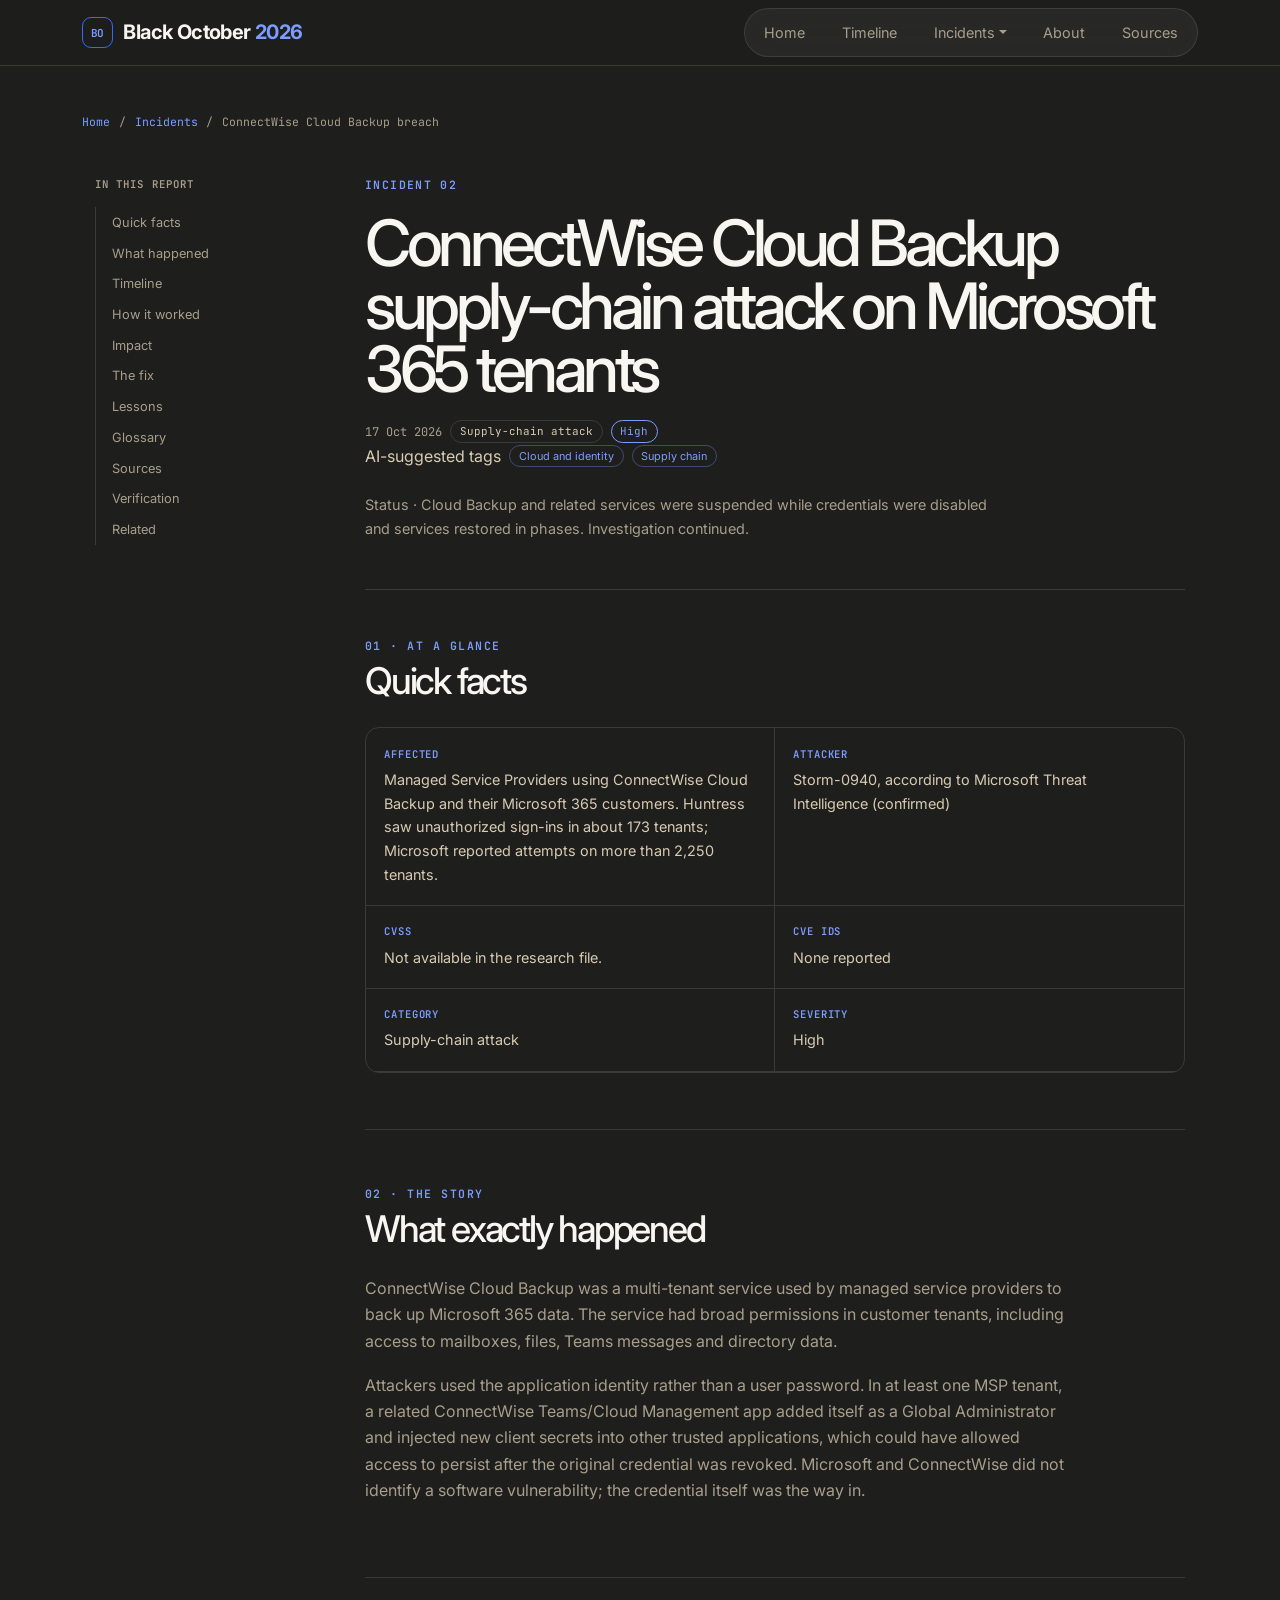
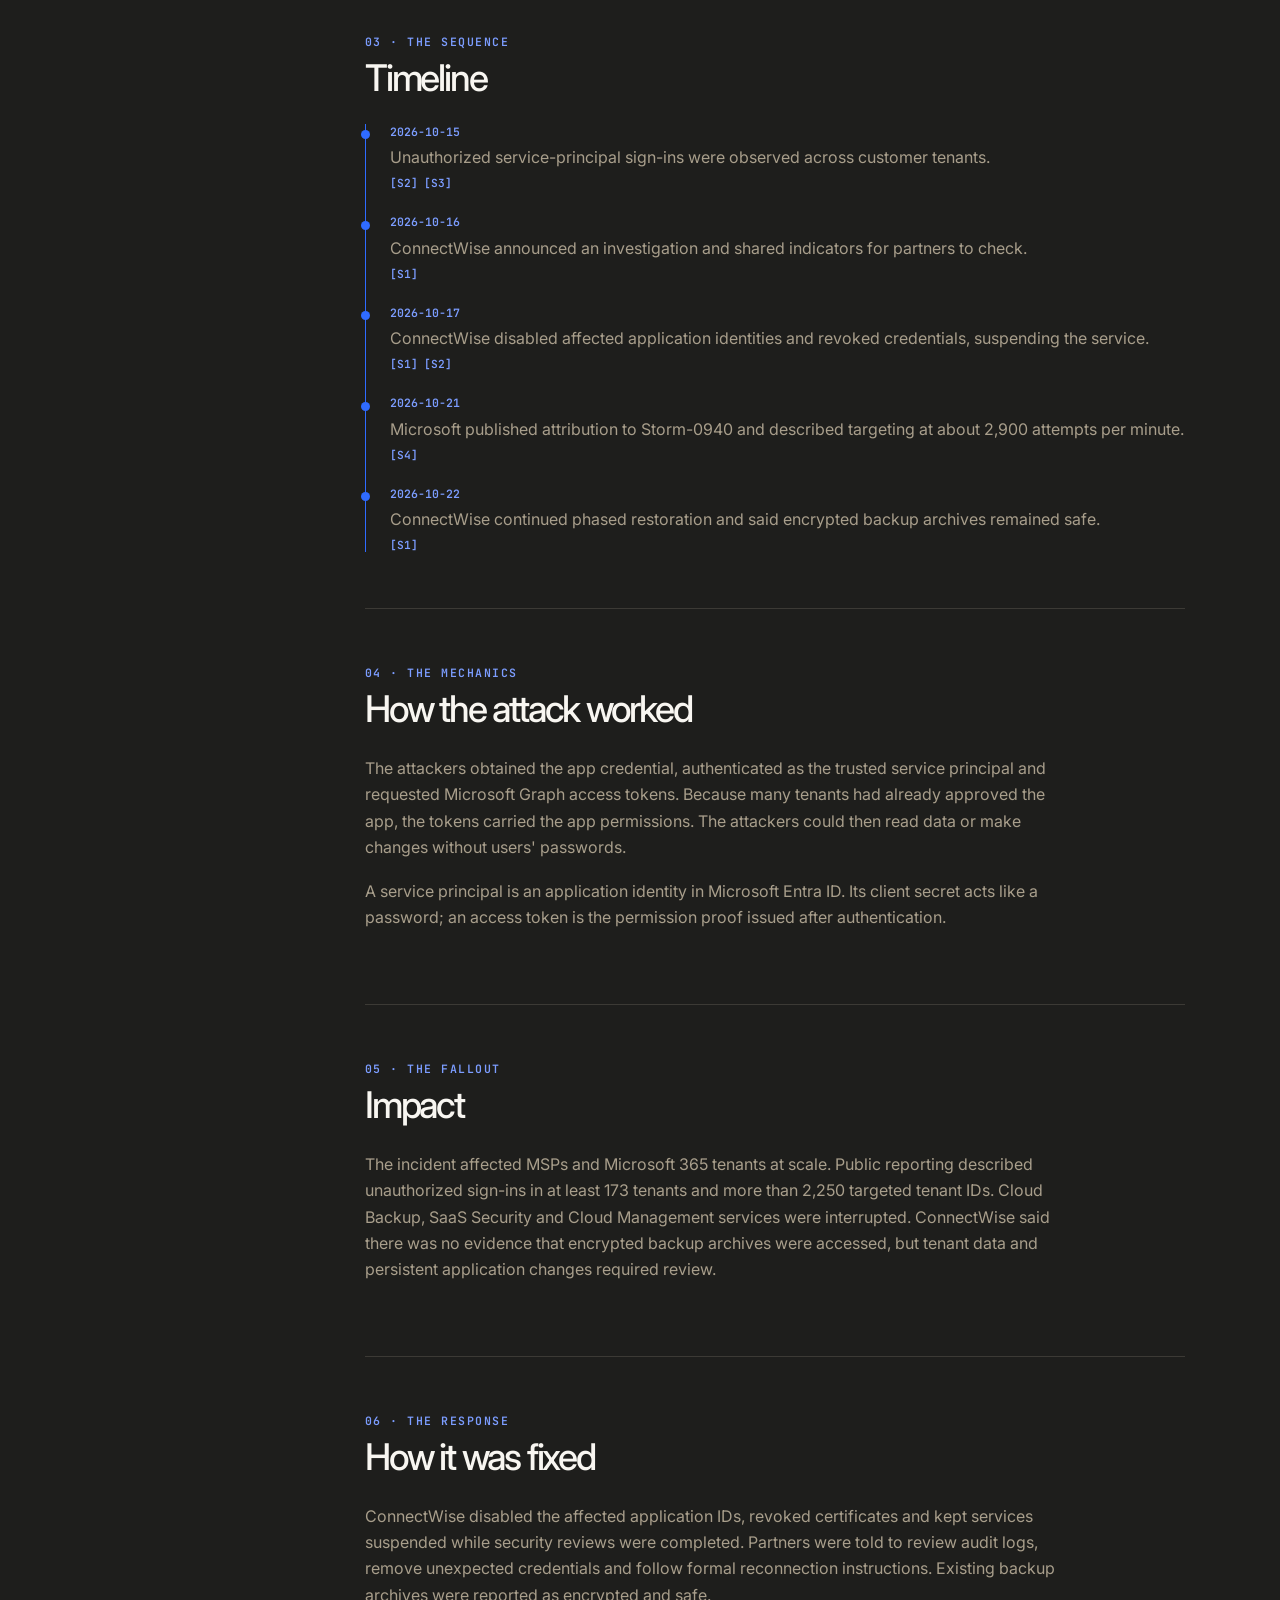
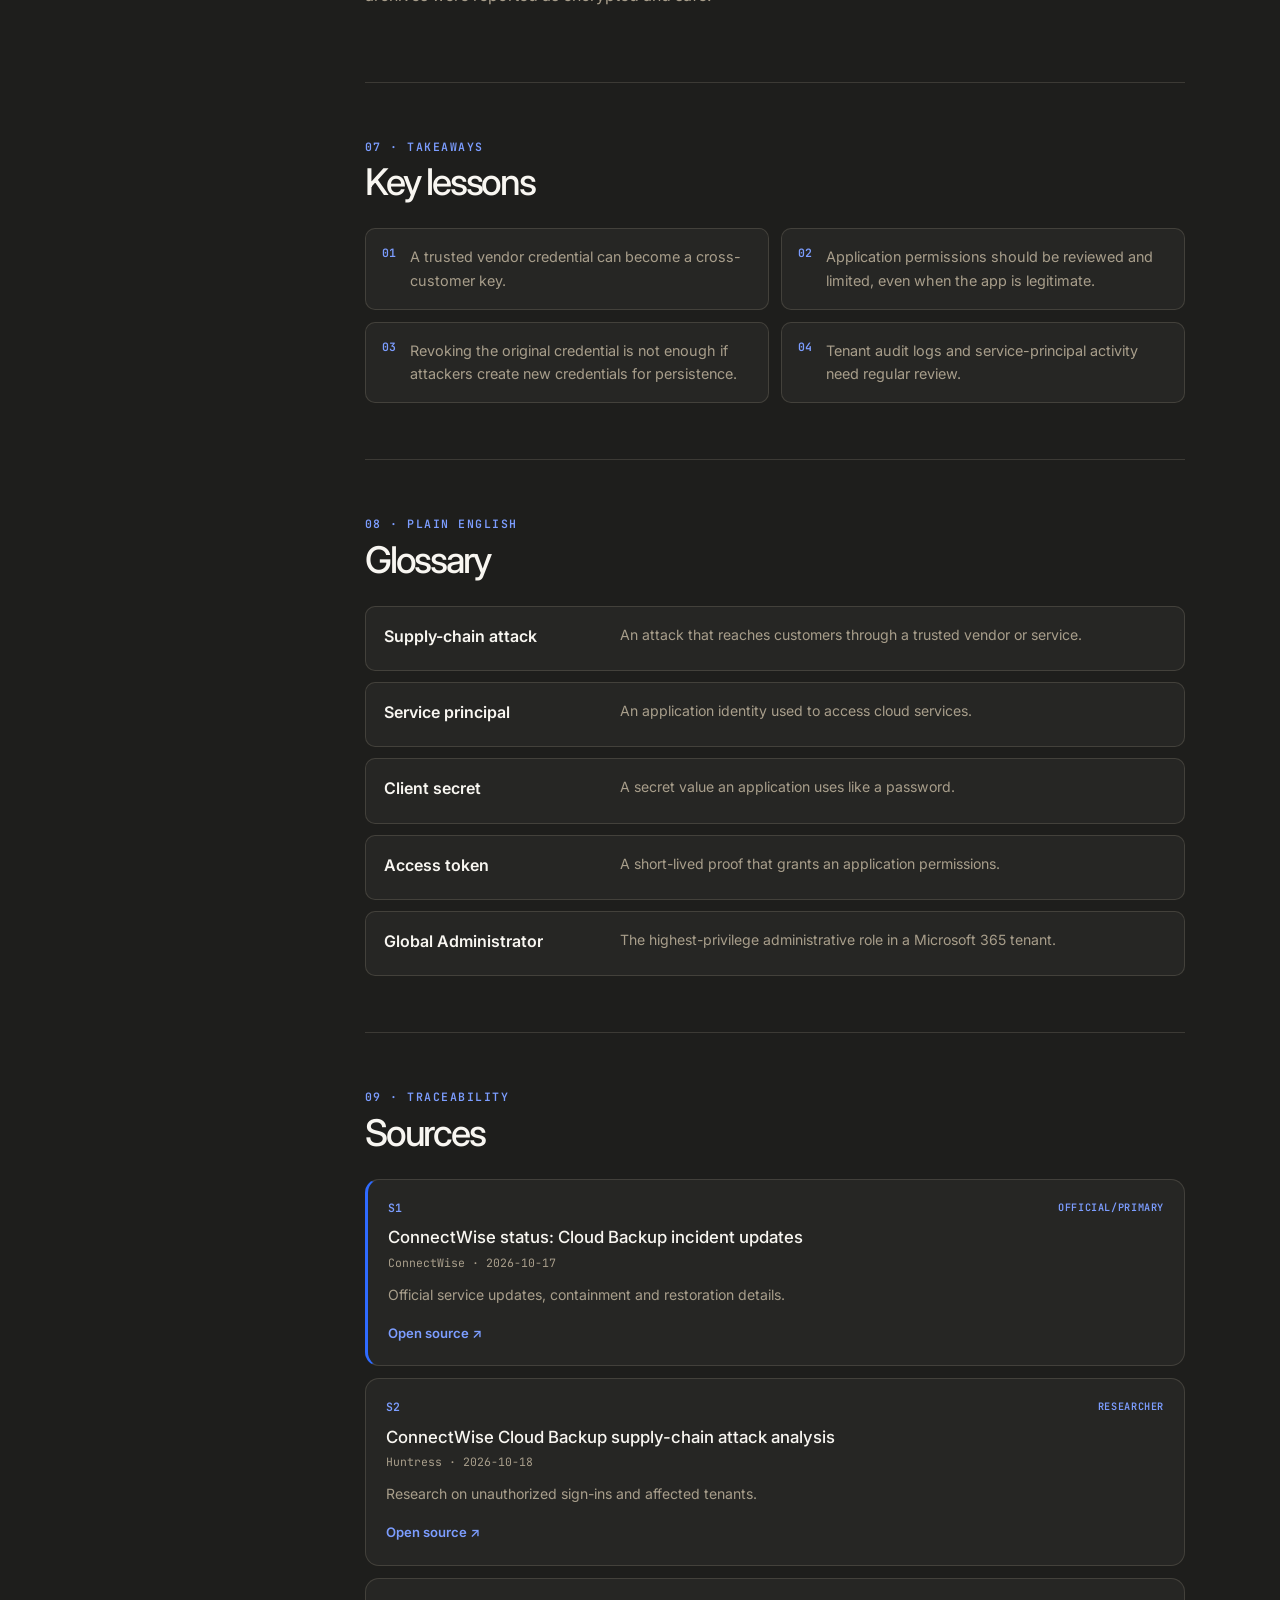
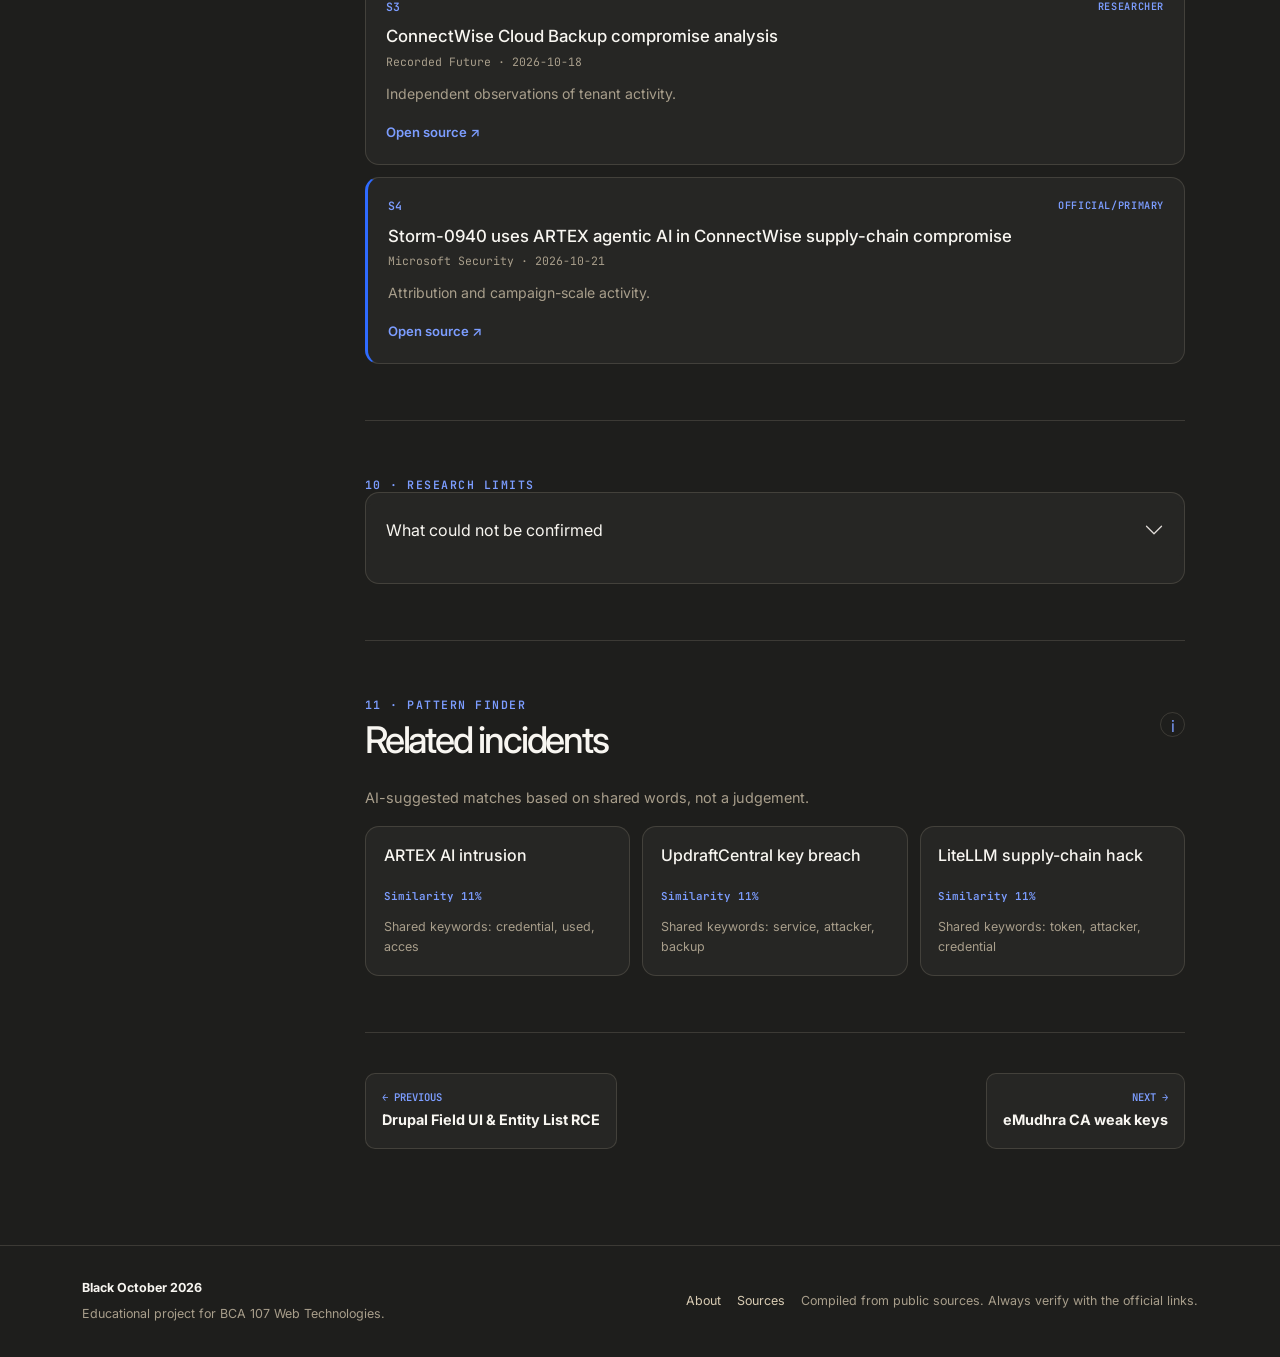
<file: incidents/connectwise-cloud-backup.html>
<!doctype html>
<html lang="en">
  <head>
    <meta charset="utf-8" />
    <meta name="viewport" content="width=device-width, initial-scale=1" />
    <meta
      name="description"
      content="Black October 2026: a sourced timeline of seven cybersecurity incidents."
    />
    <title>Incident report · Black October 2026</title>
    <link rel="preconnect" href="https://fonts.googleapis.com" />
    <link rel="preconnect" href="https://fonts.gstatic.com" crossorigin />
    <link
      href="https://fonts.googleapis.com/css2?family=Inter:wght@400;500;600;700;800&family=JetBrains+Mono:wght@400;600&display=swap"
      rel="stylesheet"
    />
    <link
      href="https://cdn.jsdelivr.net/npm/bootstrap@5.3.3/dist/css/bootstrap.min.css"
      rel="stylesheet"
    />
    <link rel="stylesheet" href="../css/style.css" />
  </head>
  <body data-event-id="connectwise-cloud-backup" data-root="../">
    <nav class="navbar navbar-expand-lg site-nav sticky-top" aria-label="Primary navigation">
      <div class="container">
        <a class="navbar-brand" href="../index.html"
          ><span class="brand-mark" aria-hidden="true">BO</span
          ><span>Black October <span class="brand-year">2026</span></span></a
        ><button
          class="navbar-toggler"
          type="button"
          data-bs-toggle="collapse"
          data-bs-target="#siteNav"
          aria-controls="siteNav"
          aria-expanded="false"
          aria-label="Toggle navigation"
        >
          <span class="navbar-toggler-icon"></span>
        </button>
        <div class="collapse navbar-collapse" id="siteNav">
          <ul class="navbar-nav ms-auto align-items-lg-center gap-lg-2">
            <li class="nav-item"><a class="nav-link" href="../index.html">Home</a></li>
            <li class="nav-item"><a class="nav-link" href="../index.html#timeline">Timeline</a></li>
            <li class="nav-item dropdown">
              <a
                class="nav-link dropdown-toggle"
                href="#"
                role="button"
                data-bs-toggle="dropdown"
                aria-expanded="false"
                >Incidents</a
              >
              <ul class="dropdown-menu dropdown-menu-end" id="incident-menu">
                <li><span class="dropdown-item-text text-muted">Loading incidents…</span></li>
              </ul>
            </li>
            <li class="nav-item"><a class="nav-link" href="../about.html">About</a></li>
            <li class="nav-item"><a class="nav-link" href="../sources.html">Sources</a></li>
          </ul>
        </div>
      </div>
    </nav>
    <main class="incident-main">
      <div class="container">
        <div id="incident-error" class="alert bo-alert d-none" role="alert"></div>
        <div class="breadcrumb-row">
          <a href="../index.html">Home</a><span>/</span
          ><a href="../index.html#timeline">Incidents</a><span>/</span
          ><span id="breadcrumb-title">Loading report</span>
        </div>
        <div class="incident-layout">
          <aside class="report-aside">
            <div class="aside-label">In this report</div>
            <nav id="report-nav" class="report-nav" aria-label="Report sections"></nav>
          </aside>
          <article id="incident-report" class="incident-report">
            <header class="incident-header">
              <div class="incident-number" id="incident-number"></div>
              <h1 id="incident-title">Loading report…</h1>
              <div class="incident-meta" id="incident-meta"></div>
              <div class="ai-row" id="incident-tags"></div>
              <p class="status-line" id="incident-status"></p>
            </header>
            <section id="quick-facts" class="report-section">
              <div class="section-kicker">01 · At a glance</div>
              <h2>Quick facts</h2>
              <div id="facts-grid" class="facts-grid"></div>
            </section>
            <section id="what-happened" class="report-section">
              <div class="section-kicker">02 · The story</div>
              <h2>What exactly happened</h2>
              <div id="happened-copy" class="copy-stack"></div>
            </section>
            <section id="report-timeline" class="report-section">
              <div class="section-kicker">03 · The sequence</div>
              <h2>Timeline</h2>
              <div id="mini-timeline" class="mini-timeline"></div>
            </section>
            <section id="how-it-worked" class="report-section">
              <div class="section-kicker">04 · The mechanics</div>
              <h2>How the attack worked</h2>
              <div id="how-copy" class="copy-stack"></div>
            </section>
            <section id="impact" class="report-section">
              <div class="section-kicker">05 · The fallout</div>
              <h2>Impact</h2>
              <div id="impact-copy" class="copy-stack"></div>
            </section>
            <section id="the-fix" class="report-section">
              <div class="section-kicker">06 · The response</div>
              <h2>How it was fixed</h2>
              <div id="fix-copy" class="copy-stack"></div>
            </section>
            <section id="lessons" class="report-section">
              <div class="section-kicker">07 · Takeaways</div>
              <h2>Key lessons</h2>
              <div id="lessons-grid" class="lessons-grid"></div>
            </section>
            <section id="glossary" class="report-section">
              <div class="section-kicker">08 · Plain English</div>
              <h2>Glossary</h2>
              <div id="incident-glossary" class="glossary-list"></div>
            </section>
            <section id="sources" class="report-section">
              <div class="section-kicker">09 · Traceability</div>
              <h2>Sources</h2>
              <div id="incident-sources" class="source-stack"></div>
            </section>
            <section id="verification" class="report-section">
              <div class="section-kicker">10 · Research limits</div>
              <div class="accordion bo-accordion" id="verification-accordion">
                <div class="accordion-item">
                  <h2 class="accordion-header">
                    <button
                      class="accordion-button collapsed"
                      type="button"
                      data-bs-toggle="collapse"
                      data-bs-target="#verification-panel"
                    >
                      What could not be confirmed
                    </button>
                  </h2>
                  <div id="verification-panel" class="accordion-collapse collapse">
                    <div id="verification-copy" class="accordion-body"></div>
                  </div>
                </div>
              </div>
            </section>
            <section id="related" class="report-section">
              <div class="section-kicker">11 · Pattern finder</div>
              <div class="d-flex justify-content-between align-items-start gap-3">
                <div>
                  <h2>Related incidents</h2>
                  <p class="muted-copy">
                    AI-suggested matches based on shared words, not a judgement.
                  </p>
                </div>
                <span
                  class="info-chip"
                  title="Similarity is calculated by comparing the words used in the two reports. It is a rough guide, not a judgement."
                  >i</span
                >
              </div>
              <div id="related-list" class="related-list"></div>
            </section>
            <div id="incident-nav" class="incident-nav"></div>
          </article>
        </div>
      </div>
    </main>
    <footer class="site-footer">
      <div class="container d-flex flex-column flex-md-row justify-content-between gap-3">
        <div>
          <div class="footer-title">Black October 2026</div>
          <p class="mb-0">Educational project for BCA 107 Web Technologies.</p>
        </div>
        <div class="footer-links">
          <a href="../about.html">About</a><a href="../sources.html">Sources</a
          ><span>Compiled from public sources. Always verify with the official links.</span>
        </div>
      </div>
    </footer>
    <noscript
      ><div class="container">
        <div class="alert bo-alert my-4">
          JavaScript is required to load the timeline and incident reports from events.xml.
        </div>
      </div></noscript
    >
    <script src="https://cdn.jsdelivr.net/npm/bootstrap@5.3.3/dist/js/bootstrap.bundle.min.js"></script>
    <script src="../js/data.js"></script>
    <script src="../js/ai.js"></script>
    <script src="../js/incident.js"></script>
  </body>
</html>
</file>
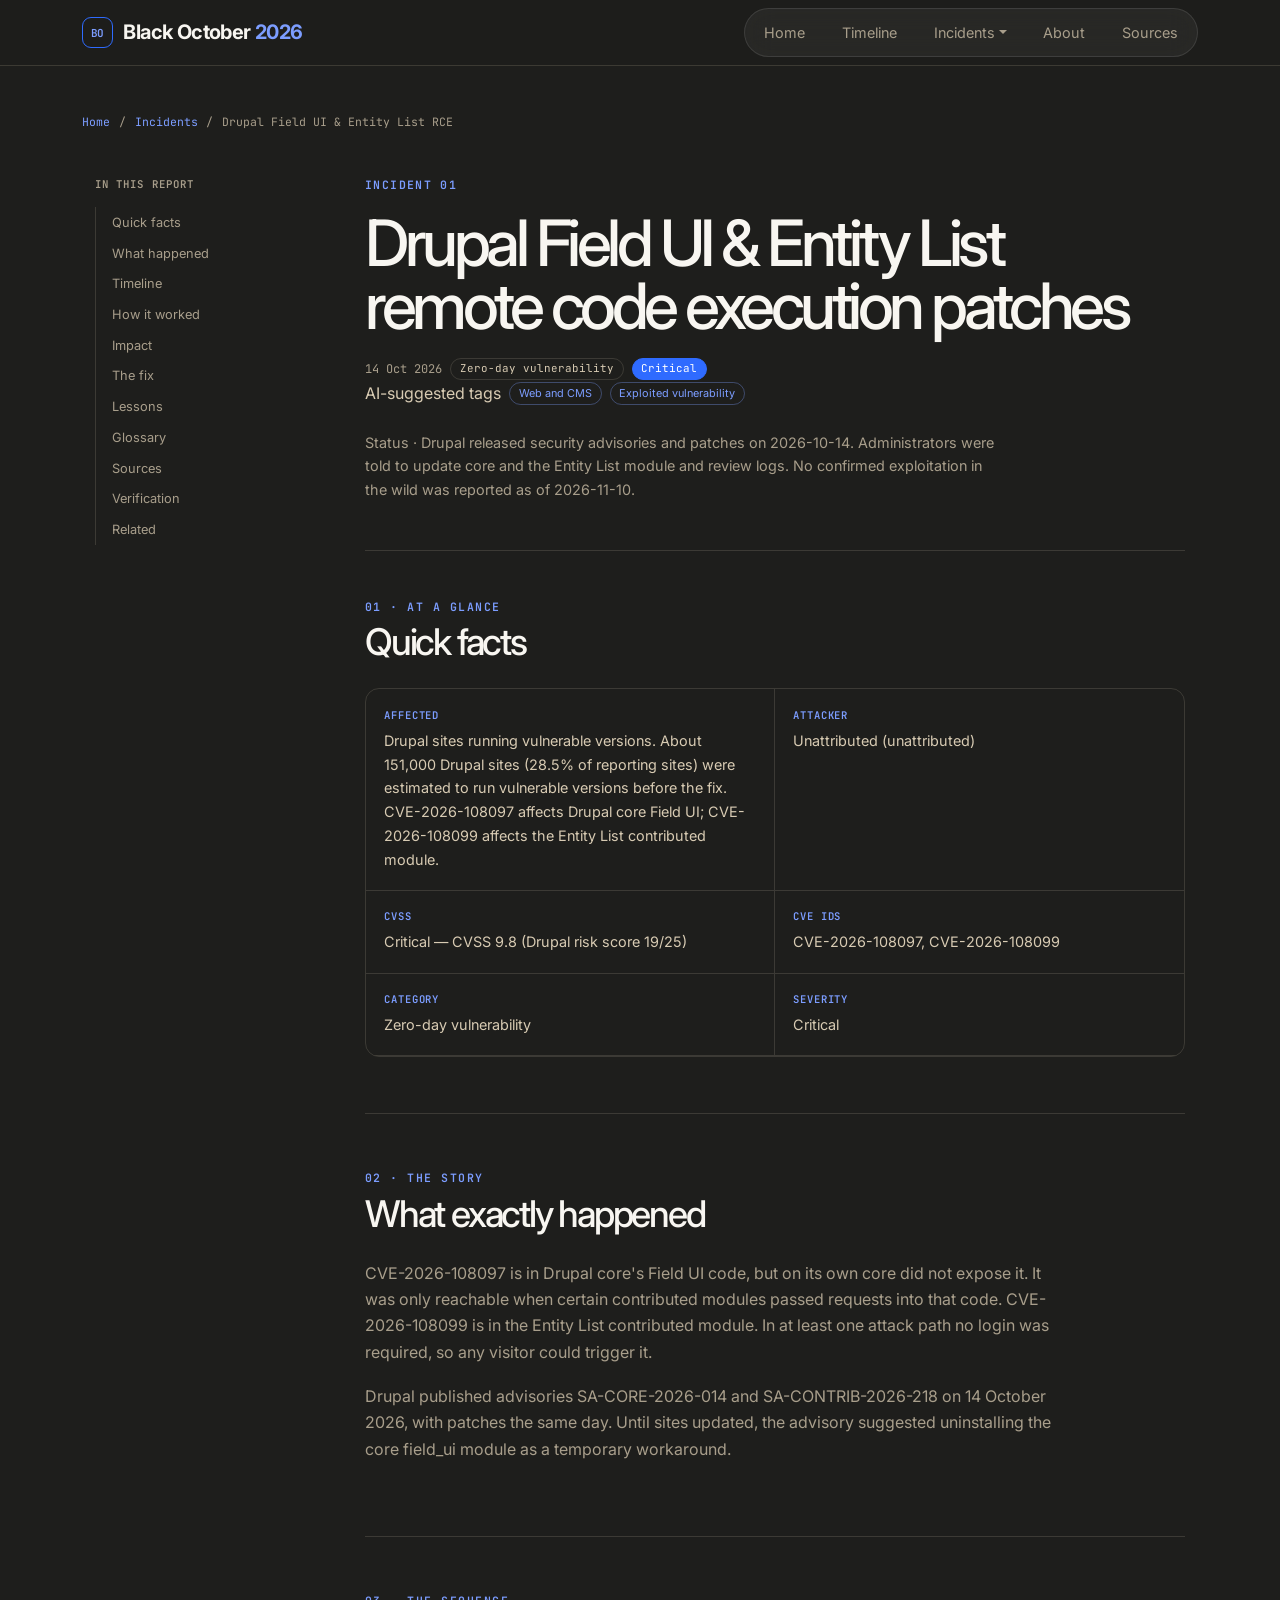
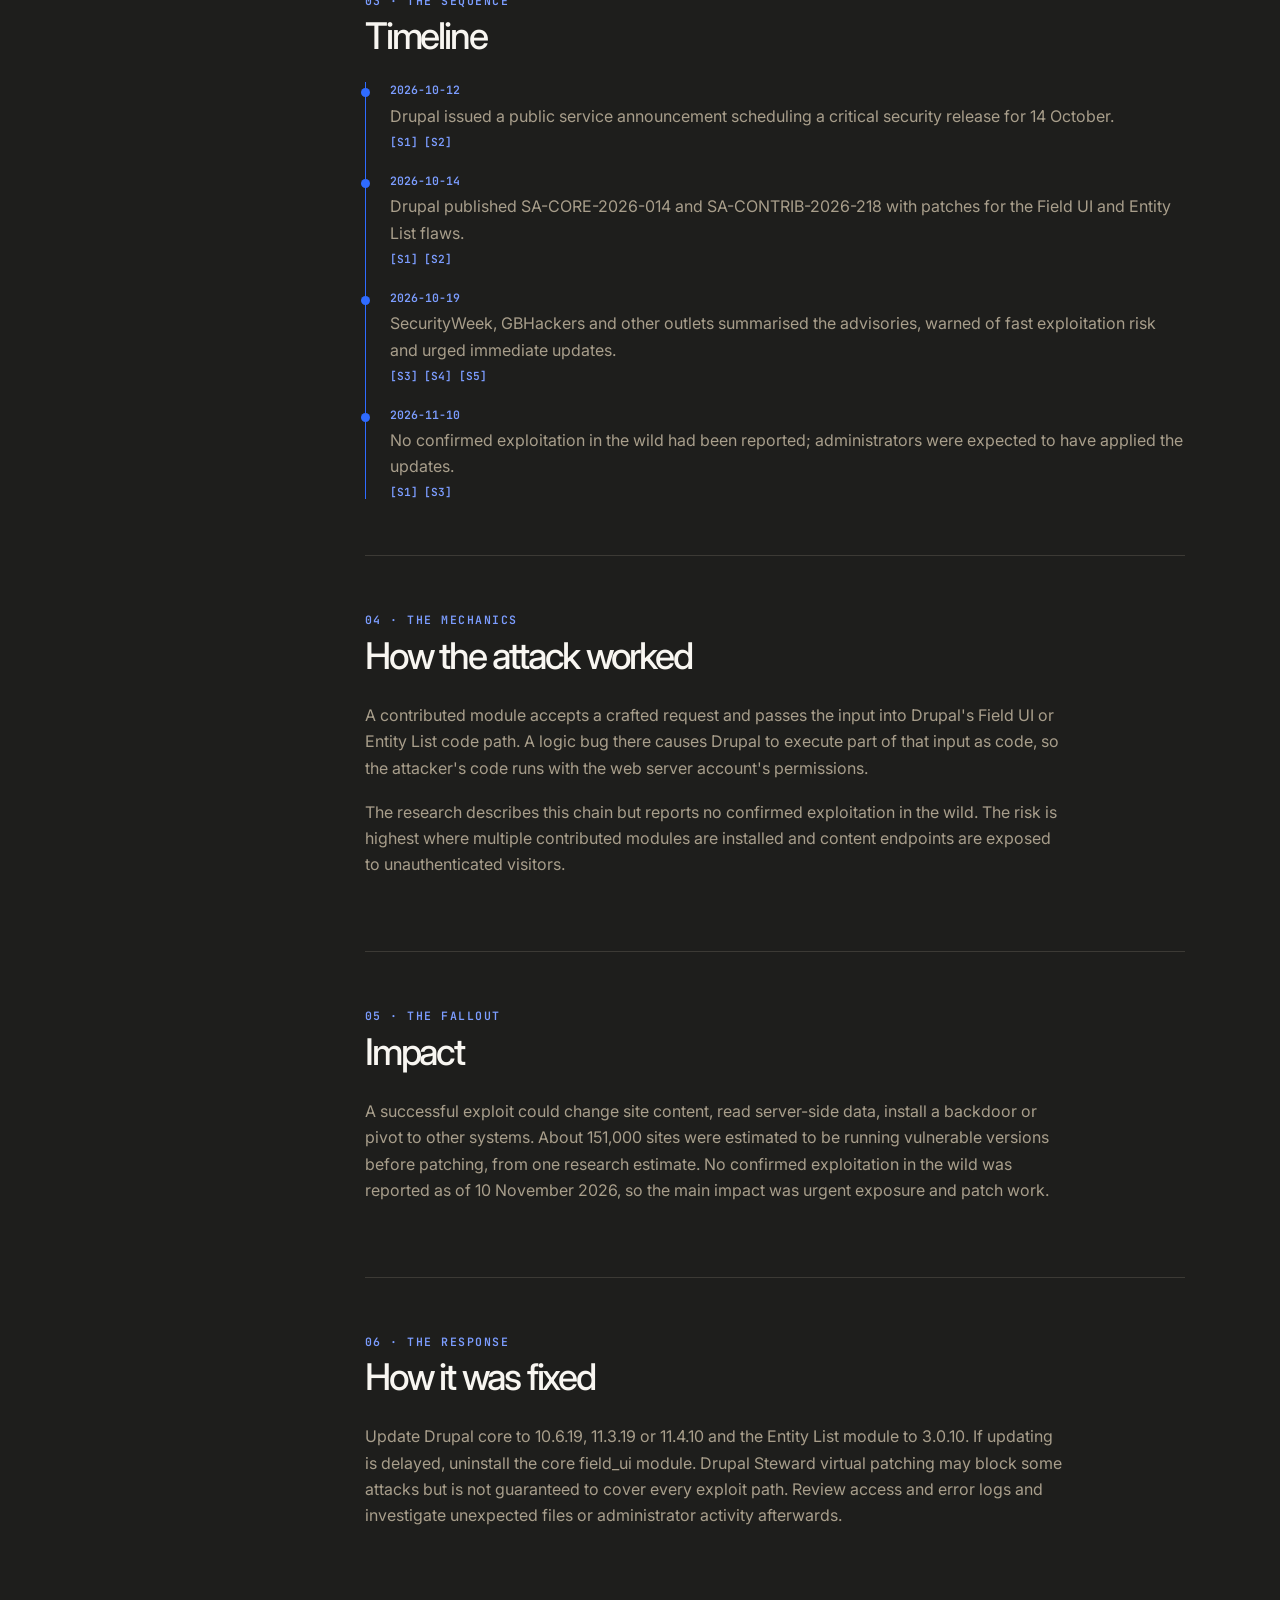
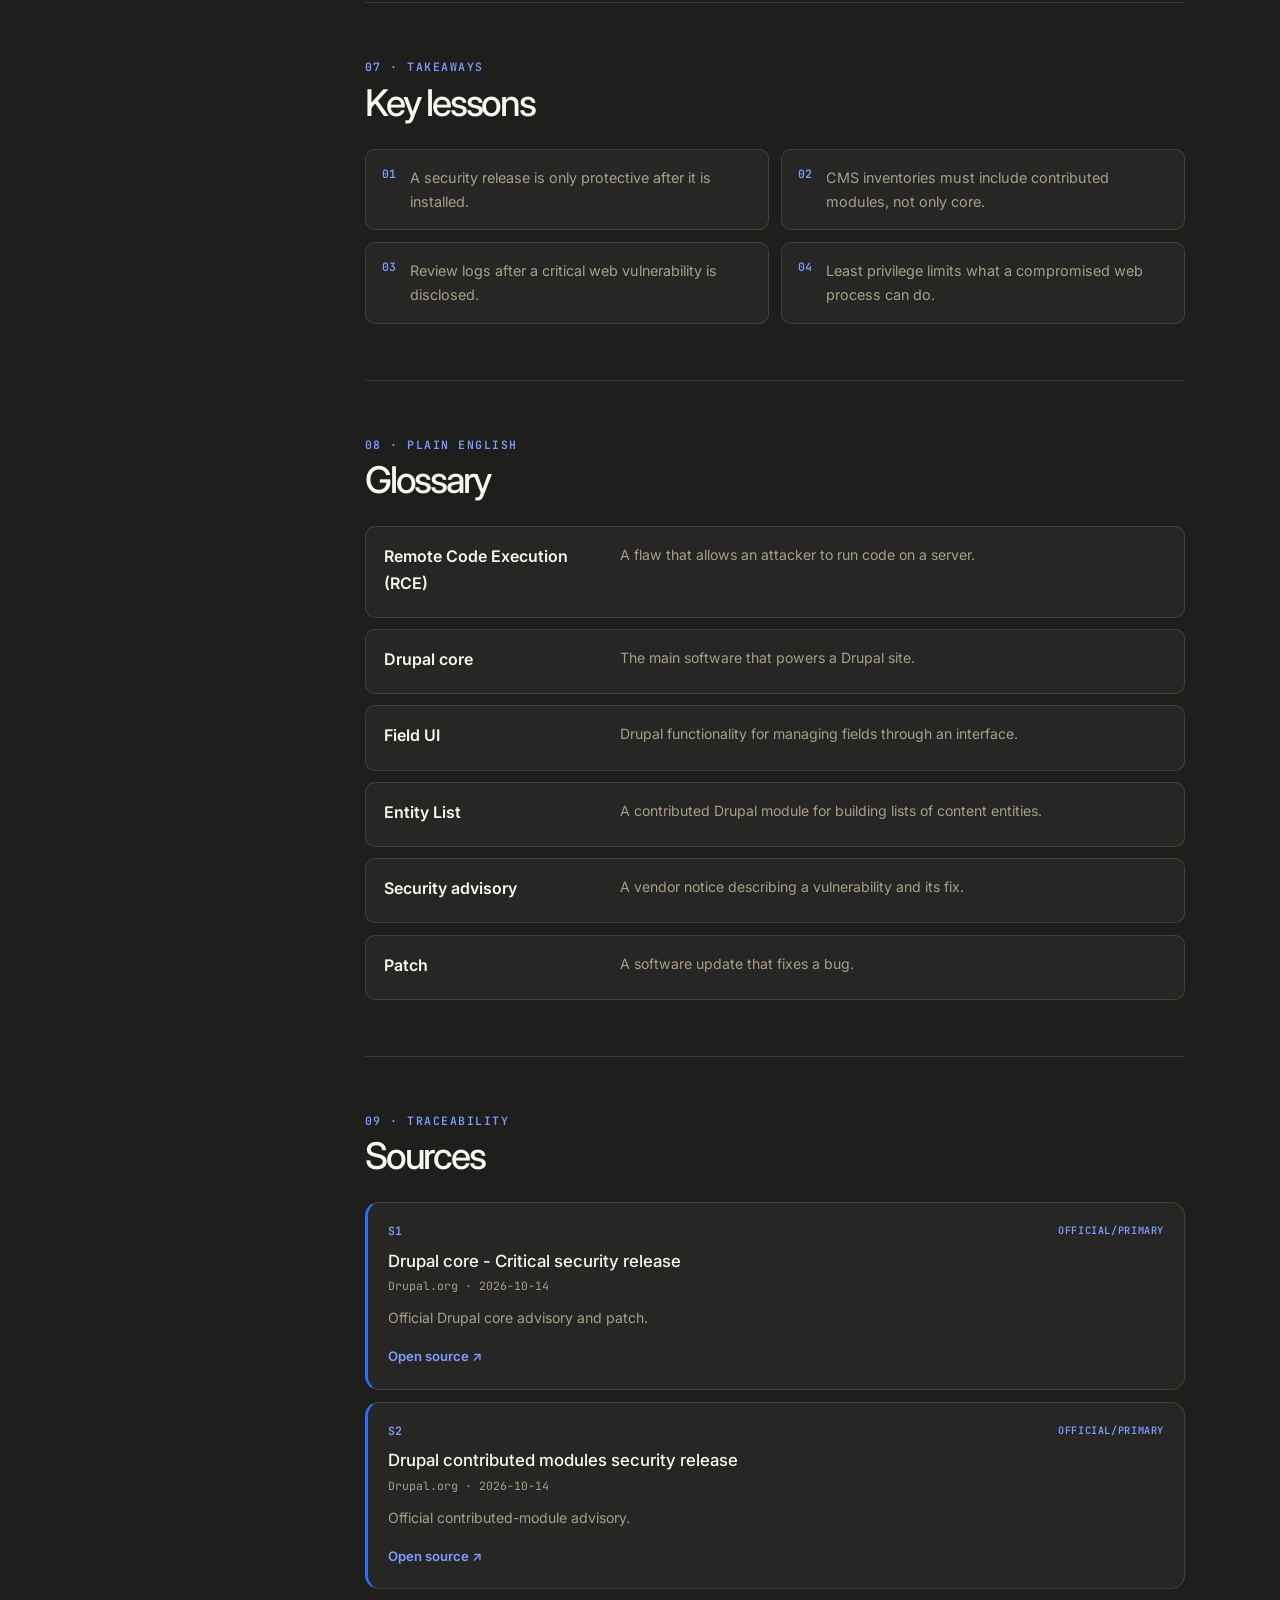
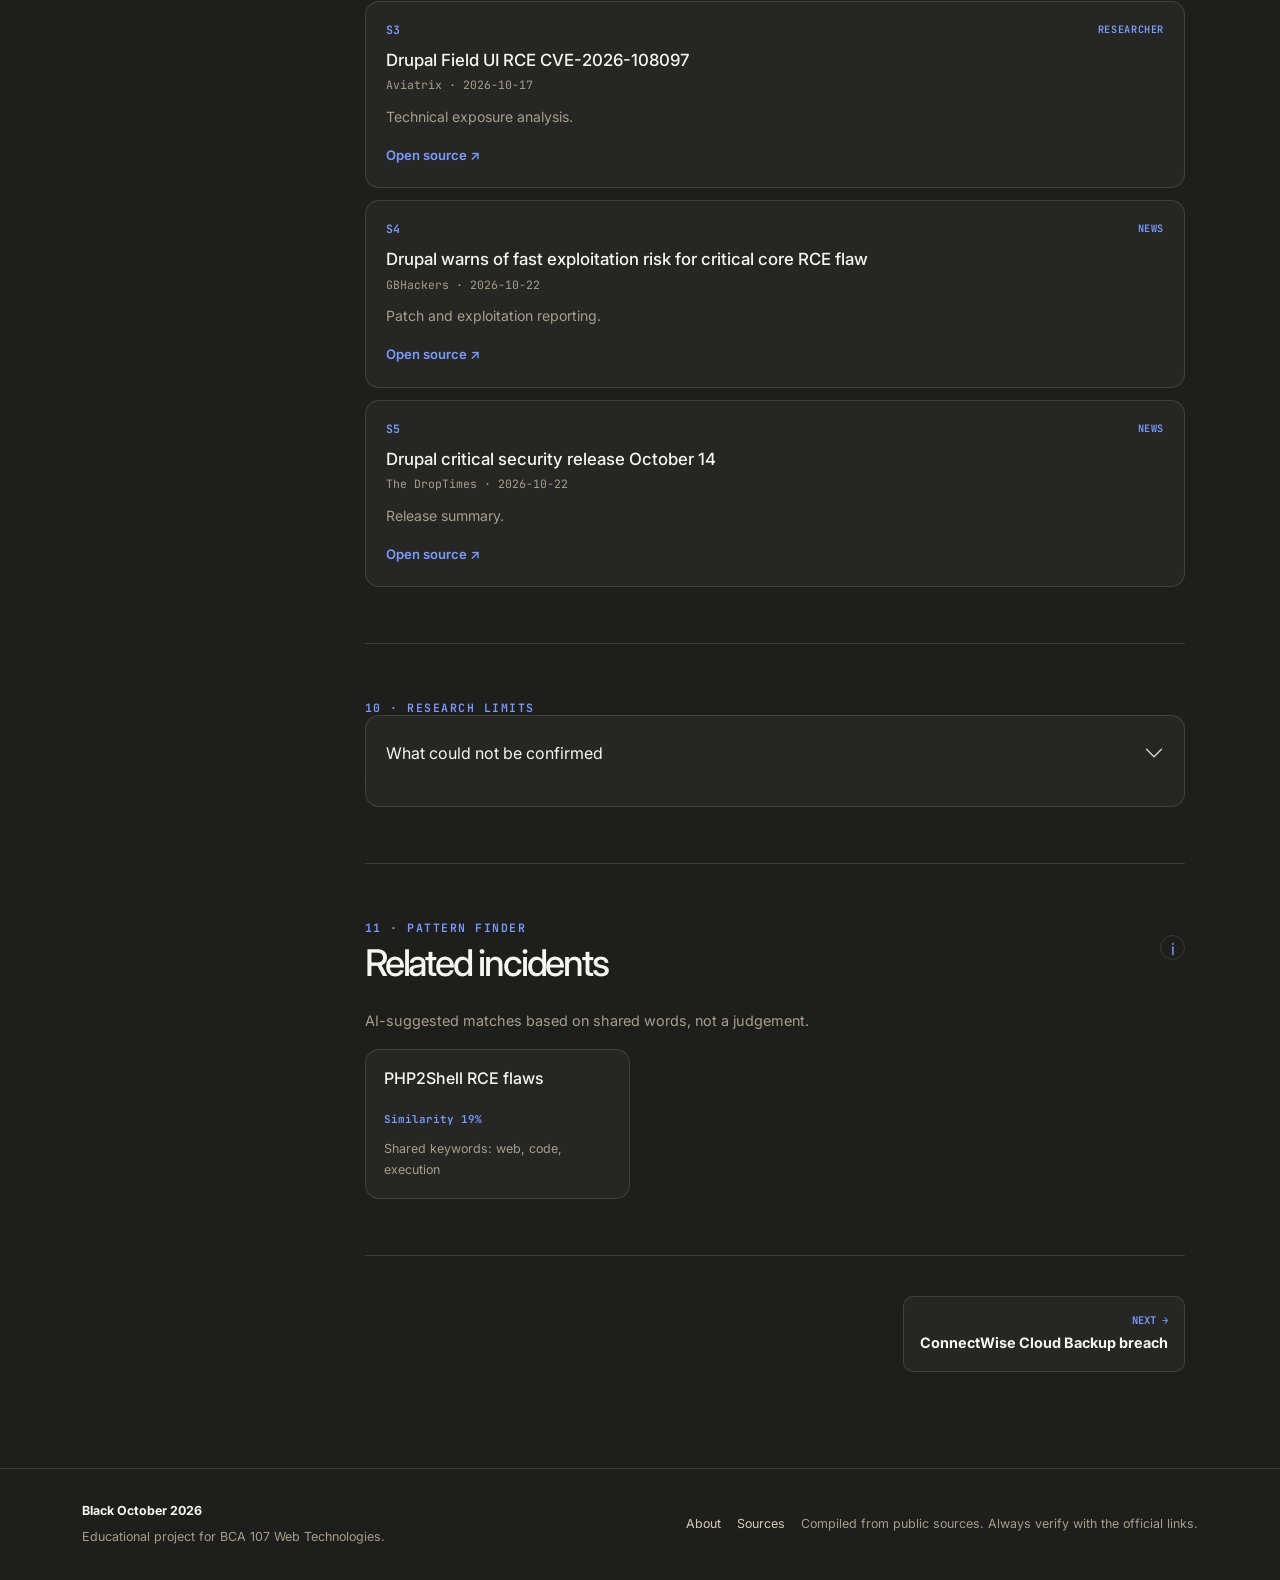
<file: incidents/drupal-rce.html>
<!doctype html>
<html lang="en">
  <head>
    <meta charset="utf-8" />
    <meta name="viewport" content="width=device-width, initial-scale=1" />
    <meta
      name="description"
      content="Black October 2026: a sourced timeline of seven cybersecurity incidents."
    />
    <title>Incident report · Black October 2026</title>
    <link rel="preconnect" href="https://fonts.googleapis.com" />
    <link rel="preconnect" href="https://fonts.gstatic.com" crossorigin />
    <link
      href="https://fonts.googleapis.com/css2?family=Inter:wght@400;500;600;700;800&family=JetBrains+Mono:wght@400;600&display=swap"
      rel="stylesheet"
    />
    <link
      href="https://cdn.jsdelivr.net/npm/bootstrap@5.3.3/dist/css/bootstrap.min.css"
      rel="stylesheet"
    />
    <link rel="stylesheet" href="../css/style.css" />
  </head>
  <body data-event-id="drupal-rce" data-root="../">
    <nav class="navbar navbar-expand-lg site-nav sticky-top" aria-label="Primary navigation">
      <div class="container">
        <a class="navbar-brand" href="../index.html"
          ><span class="brand-mark" aria-hidden="true">BO</span
          ><span>Black October <span class="brand-year">2026</span></span></a
        ><button
          class="navbar-toggler"
          type="button"
          data-bs-toggle="collapse"
          data-bs-target="#siteNav"
          aria-controls="siteNav"
          aria-expanded="false"
          aria-label="Toggle navigation"
        >
          <span class="navbar-toggler-icon"></span>
        </button>
        <div class="collapse navbar-collapse" id="siteNav">
          <ul class="navbar-nav ms-auto align-items-lg-center gap-lg-2">
            <li class="nav-item"><a class="nav-link" href="../index.html">Home</a></li>
            <li class="nav-item"><a class="nav-link" href="../index.html#timeline">Timeline</a></li>
            <li class="nav-item dropdown">
              <a
                class="nav-link dropdown-toggle"
                href="#"
                role="button"
                data-bs-toggle="dropdown"
                aria-expanded="false"
                >Incidents</a
              >
              <ul class="dropdown-menu dropdown-menu-end" id="incident-menu">
                <li><span class="dropdown-item-text text-muted">Loading incidents…</span></li>
              </ul>
            </li>
            <li class="nav-item"><a class="nav-link" href="../about.html">About</a></li>
            <li class="nav-item"><a class="nav-link" href="../sources.html">Sources</a></li>
          </ul>
        </div>
      </div>
    </nav>
    <main class="incident-main">
      <div class="container">
        <div id="incident-error" class="alert bo-alert d-none" role="alert"></div>
        <div class="breadcrumb-row">
          <a href="../index.html">Home</a><span>/</span
          ><a href="../index.html#timeline">Incidents</a><span>/</span
          ><span id="breadcrumb-title">Loading report</span>
        </div>
        <div class="incident-layout">
          <aside class="report-aside">
            <div class="aside-label">In this report</div>
            <nav id="report-nav" class="report-nav" aria-label="Report sections"></nav>
          </aside>
          <article id="incident-report" class="incident-report">
            <header class="incident-header">
              <div class="incident-number" id="incident-number"></div>
              <h1 id="incident-title">Loading report…</h1>
              <div class="incident-meta" id="incident-meta"></div>
              <div class="ai-row" id="incident-tags"></div>
              <p class="status-line" id="incident-status"></p>
            </header>
            <section id="quick-facts" class="report-section">
              <div class="section-kicker">01 · At a glance</div>
              <h2>Quick facts</h2>
              <div id="facts-grid" class="facts-grid"></div>
            </section>
            <section id="what-happened" class="report-section">
              <div class="section-kicker">02 · The story</div>
              <h2>What exactly happened</h2>
              <div id="happened-copy" class="copy-stack"></div>
            </section>
            <section id="report-timeline" class="report-section">
              <div class="section-kicker">03 · The sequence</div>
              <h2>Timeline</h2>
              <div id="mini-timeline" class="mini-timeline"></div>
            </section>
            <section id="how-it-worked" class="report-section">
              <div class="section-kicker">04 · The mechanics</div>
              <h2>How the attack worked</h2>
              <div id="how-copy" class="copy-stack"></div>
            </section>
            <section id="impact" class="report-section">
              <div class="section-kicker">05 · The fallout</div>
              <h2>Impact</h2>
              <div id="impact-copy" class="copy-stack"></div>
            </section>
            <section id="the-fix" class="report-section">
              <div class="section-kicker">06 · The response</div>
              <h2>How it was fixed</h2>
              <div id="fix-copy" class="copy-stack"></div>
            </section>
            <section id="lessons" class="report-section">
              <div class="section-kicker">07 · Takeaways</div>
              <h2>Key lessons</h2>
              <div id="lessons-grid" class="lessons-grid"></div>
            </section>
            <section id="glossary" class="report-section">
              <div class="section-kicker">08 · Plain English</div>
              <h2>Glossary</h2>
              <div id="incident-glossary" class="glossary-list"></div>
            </section>
            <section id="sources" class="report-section">
              <div class="section-kicker">09 · Traceability</div>
              <h2>Sources</h2>
              <div id="incident-sources" class="source-stack"></div>
            </section>
            <section id="verification" class="report-section">
              <div class="section-kicker">10 · Research limits</div>
              <div class="accordion bo-accordion" id="verification-accordion">
                <div class="accordion-item">
                  <h2 class="accordion-header">
                    <button
                      class="accordion-button collapsed"
                      type="button"
                      data-bs-toggle="collapse"
                      data-bs-target="#verification-panel"
                    >
                      What could not be confirmed
                    </button>
                  </h2>
                  <div id="verification-panel" class="accordion-collapse collapse">
                    <div id="verification-copy" class="accordion-body"></div>
                  </div>
                </div>
              </div>
            </section>
            <section id="related" class="report-section">
              <div class="section-kicker">11 · Pattern finder</div>
              <div class="d-flex justify-content-between align-items-start gap-3">
                <div>
                  <h2>Related incidents</h2>
                  <p class="muted-copy">
                    AI-suggested matches based on shared words, not a judgement.
                  </p>
                </div>
                <span
                  class="info-chip"
                  title="Similarity is calculated by comparing the words used in the two reports. It is a rough guide, not a judgement."
                  >i</span
                >
              </div>
              <div id="related-list" class="related-list"></div>
            </section>
            <div id="incident-nav" class="incident-nav"></div>
          </article>
        </div>
      </div>
    </main>
    <footer class="site-footer">
      <div class="container d-flex flex-column flex-md-row justify-content-between gap-3">
        <div>
          <div class="footer-title">Black October 2026</div>
          <p class="mb-0">Educational project for BCA 107 Web Technologies.</p>
        </div>
        <div class="footer-links">
          <a href="../about.html">About</a><a href="../sources.html">Sources</a
          ><span>Compiled from public sources. Always verify with the official links.</span>
        </div>
      </div>
    </footer>
    <noscript
      ><div class="container">
        <div class="alert bo-alert my-4">
          JavaScript is required to load the timeline and incident reports from events.xml.
        </div>
      </div></noscript
    >
    <script src="https://cdn.jsdelivr.net/npm/bootstrap@5.3.3/dist/js/bootstrap.bundle.min.js"></script>
    <script src="../js/data.js"></script>
    <script src="../js/ai.js"></script>
    <script src="../js/incident.js"></script>
  </body>
</html>
</file>
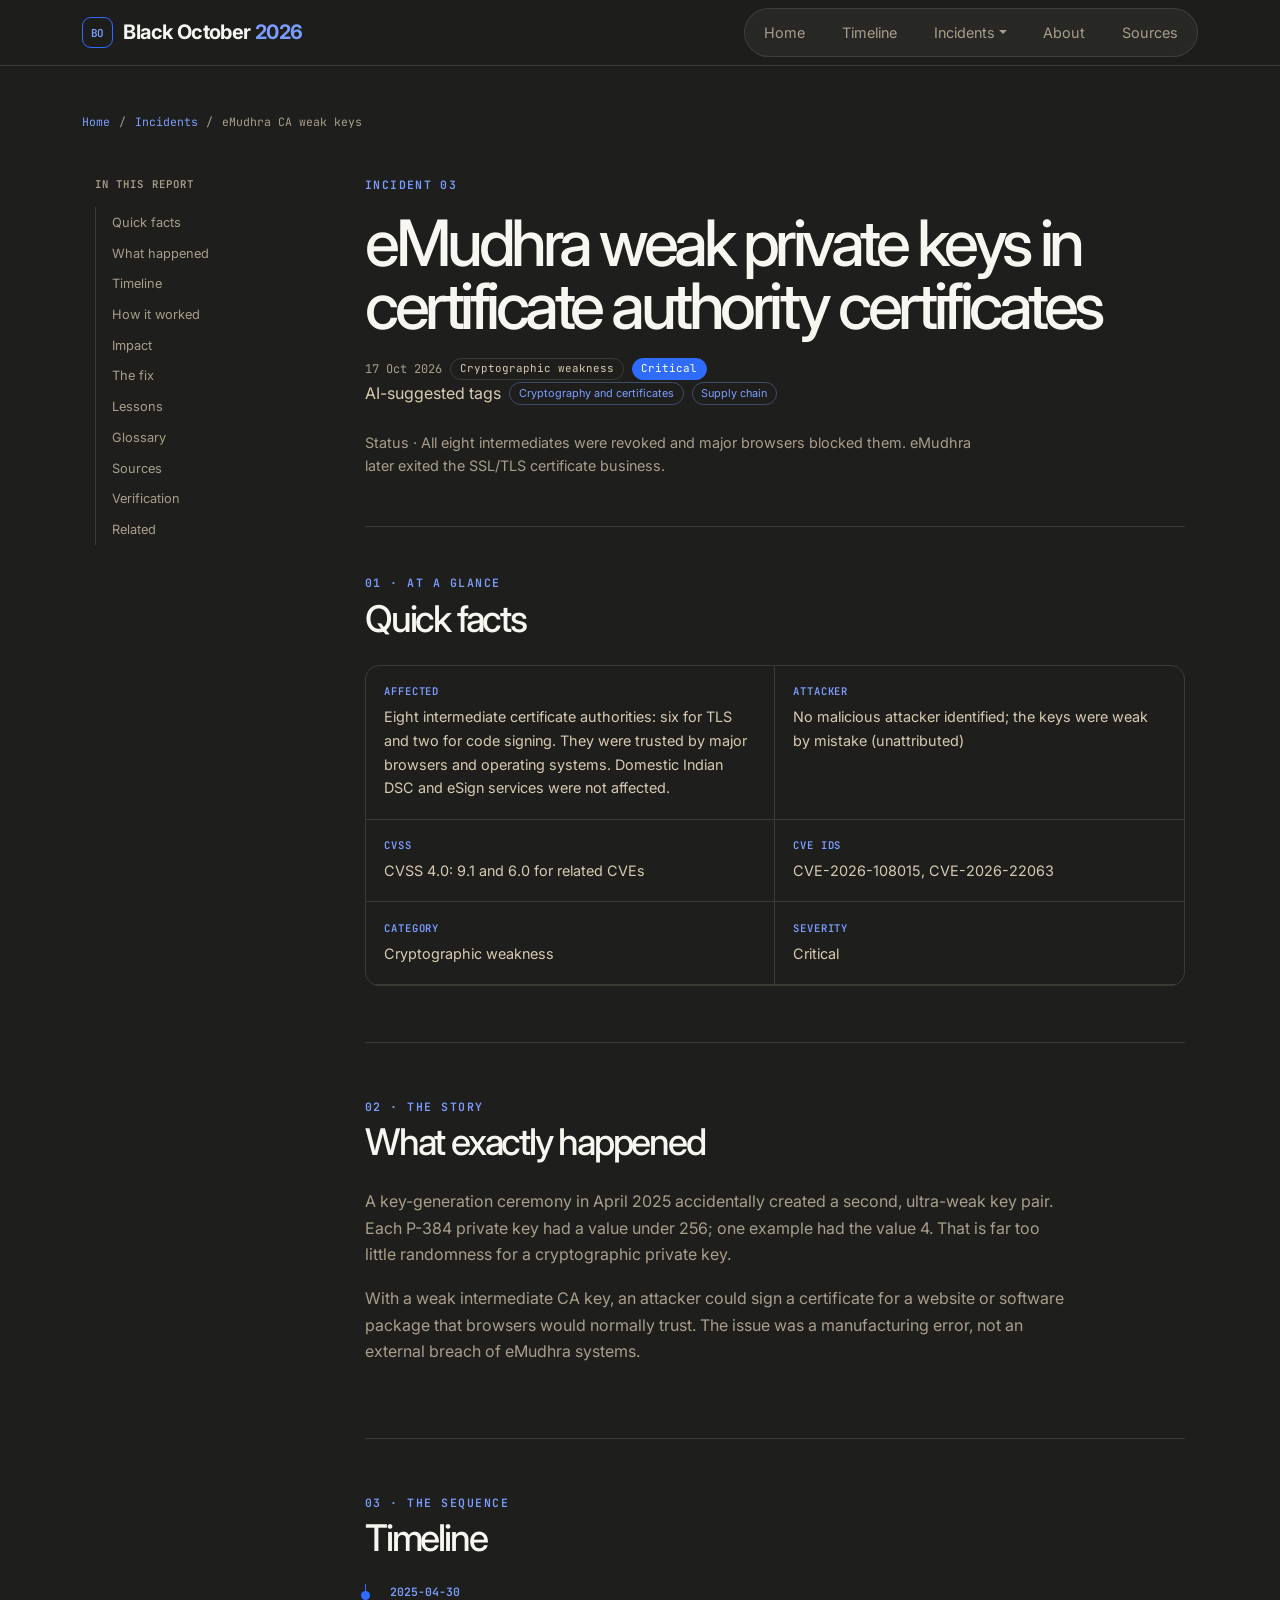
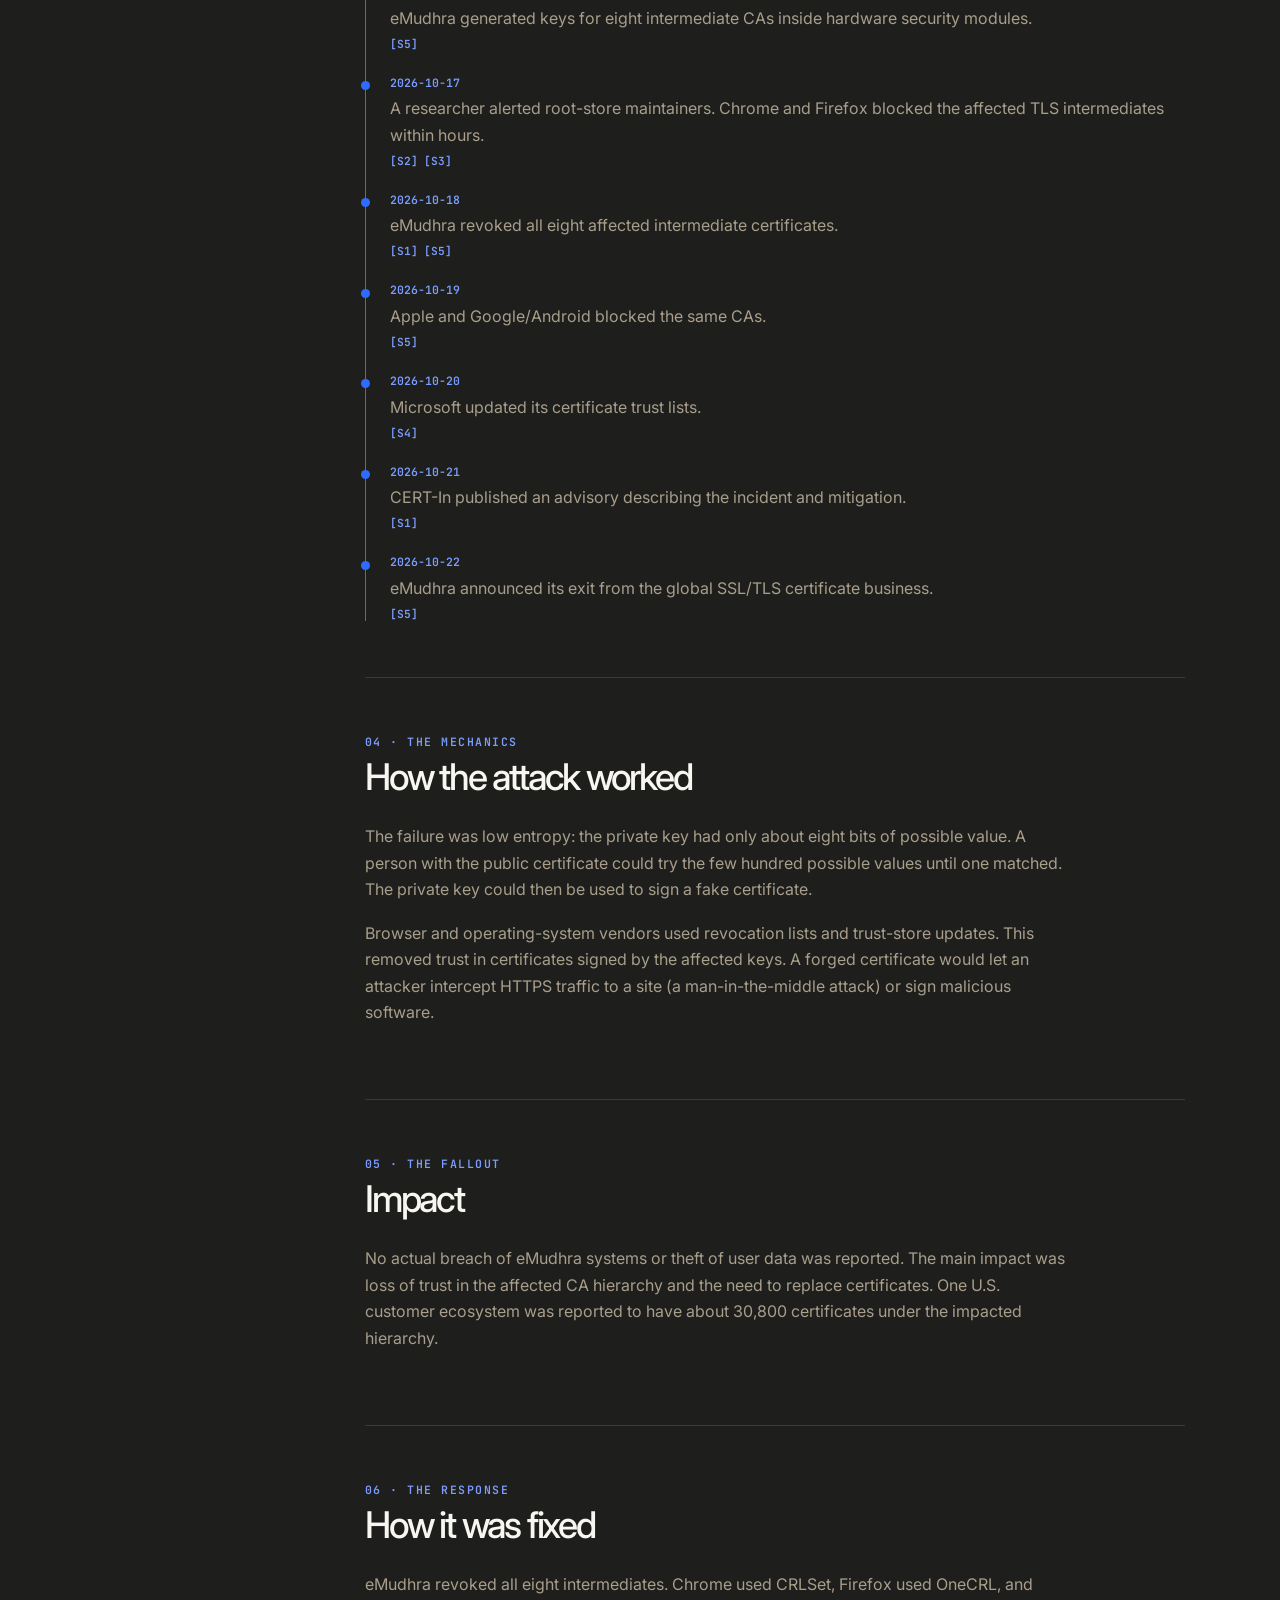
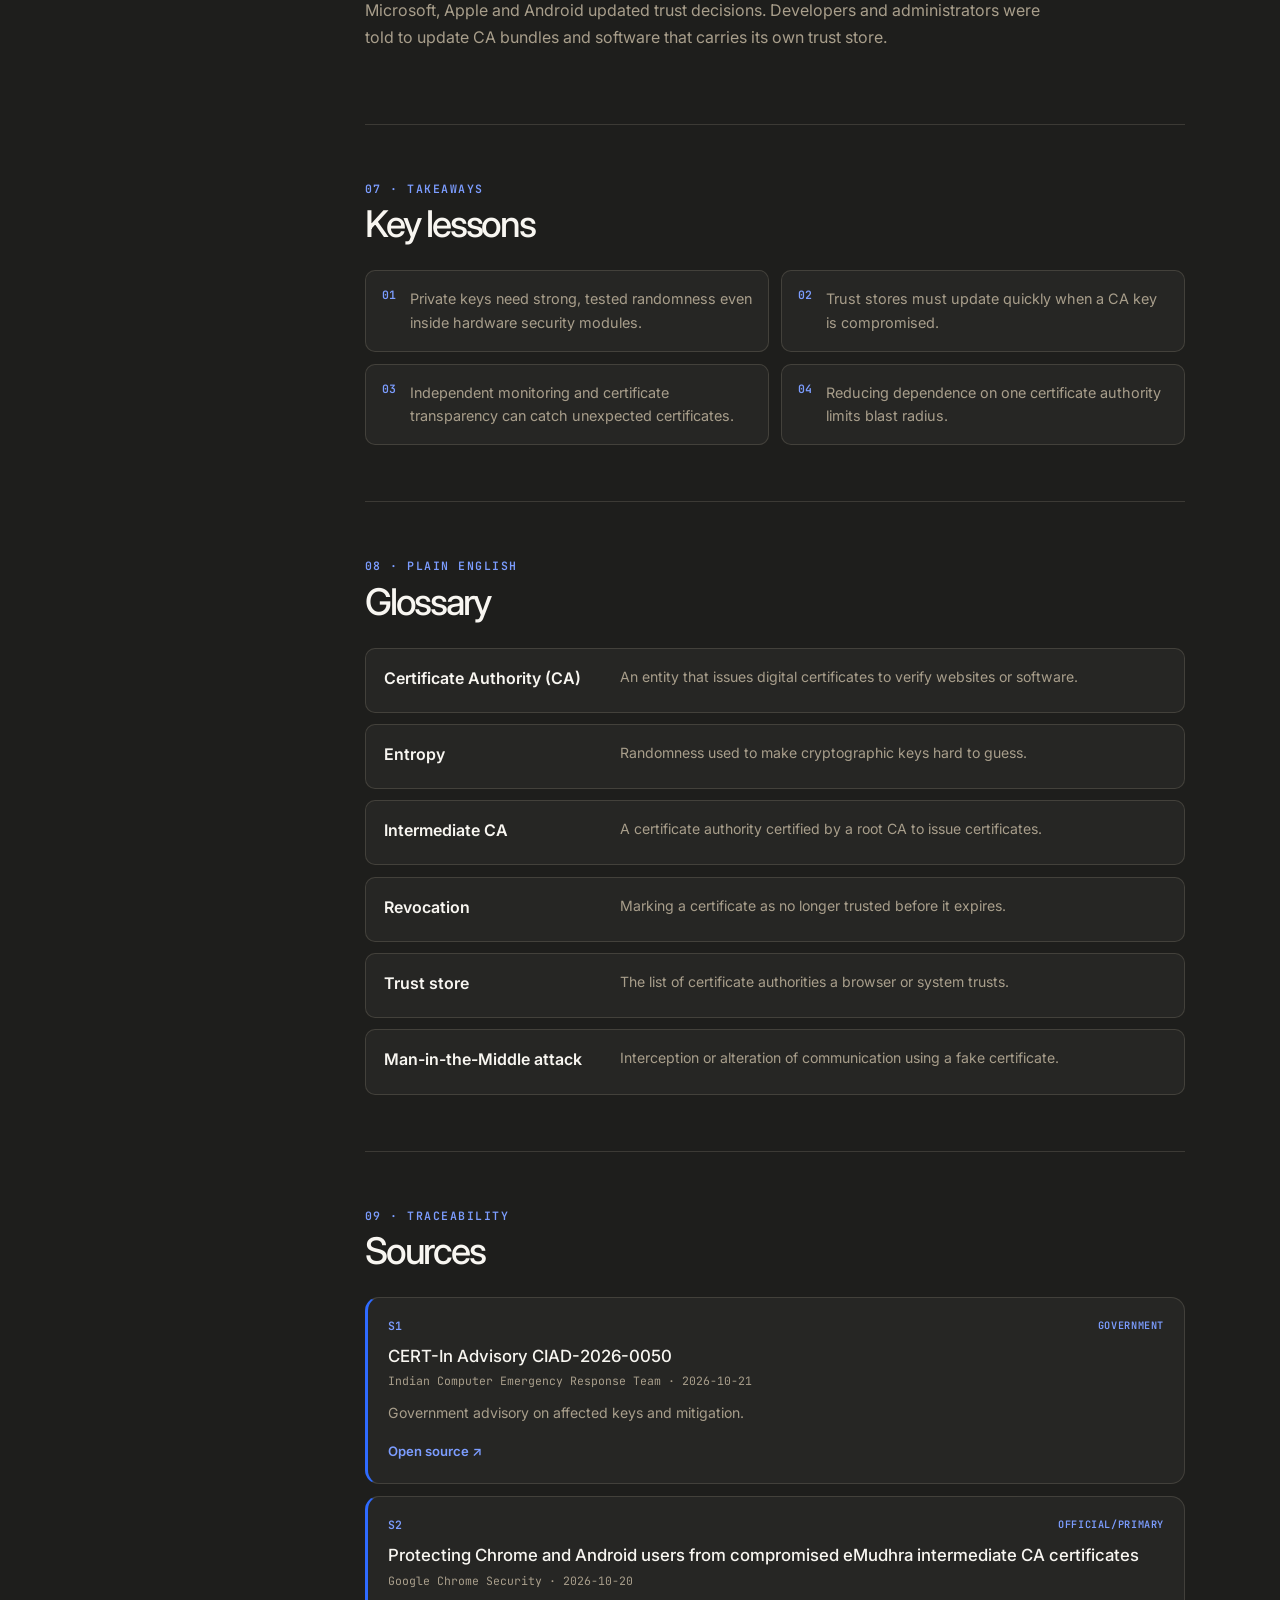
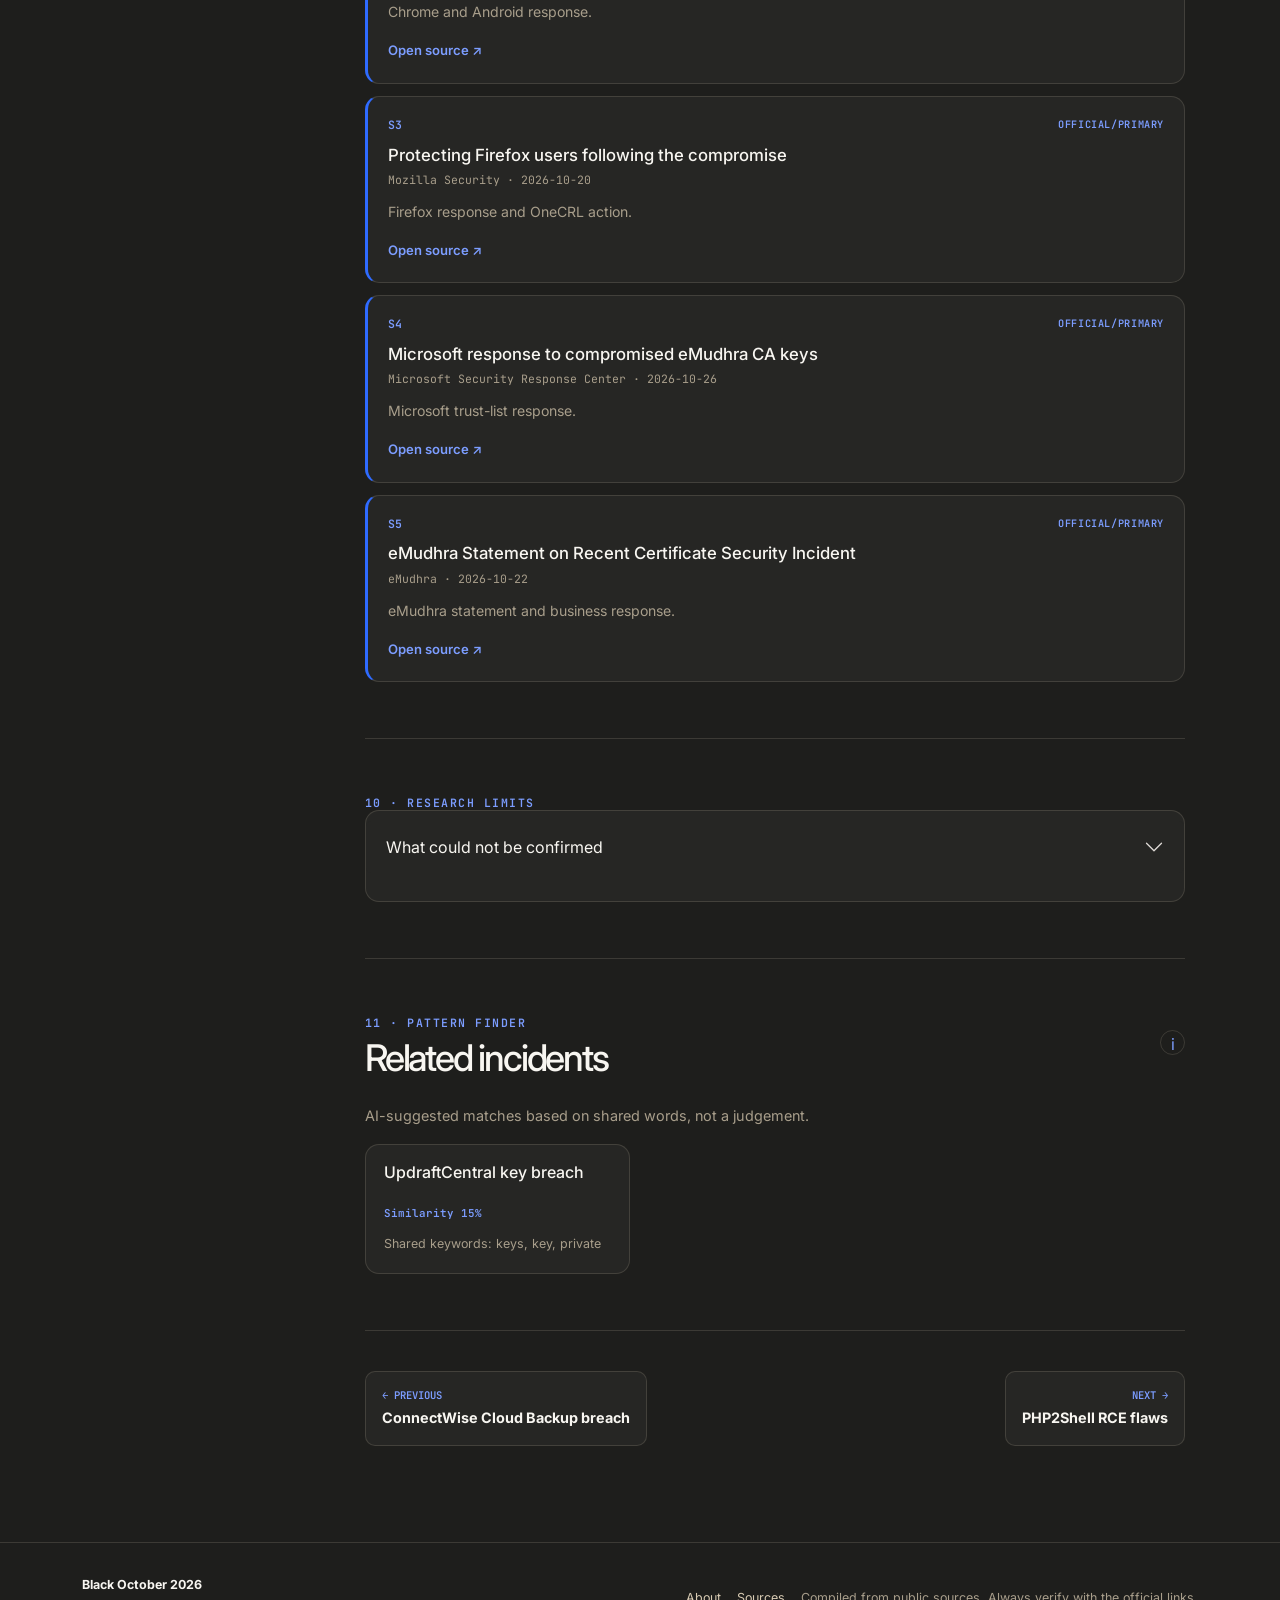
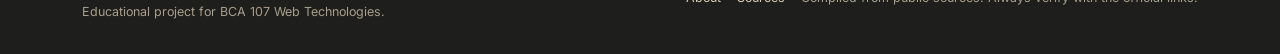
<file: incidents/emudhra-weak-keys.html>
<!doctype html>
<html lang="en">
  <head>
    <meta charset="utf-8" />
    <meta name="viewport" content="width=device-width, initial-scale=1" />
    <meta
      name="description"
      content="Black October 2026: a sourced timeline of seven cybersecurity incidents."
    />
    <title>Incident report · Black October 2026</title>
    <link rel="preconnect" href="https://fonts.googleapis.com" />
    <link rel="preconnect" href="https://fonts.gstatic.com" crossorigin />
    <link
      href="https://fonts.googleapis.com/css2?family=Inter:wght@400;500;600;700;800&family=JetBrains+Mono:wght@400;600&display=swap"
      rel="stylesheet"
    />
    <link
      href="https://cdn.jsdelivr.net/npm/bootstrap@5.3.3/dist/css/bootstrap.min.css"
      rel="stylesheet"
    />
    <link rel="stylesheet" href="../css/style.css" />
  </head>
  <body data-event-id="emudhra-weak-keys" data-root="../">
    <nav class="navbar navbar-expand-lg site-nav sticky-top" aria-label="Primary navigation">
      <div class="container">
        <a class="navbar-brand" href="../index.html"
          ><span class="brand-mark" aria-hidden="true">BO</span
          ><span>Black October <span class="brand-year">2026</span></span></a
        ><button
          class="navbar-toggler"
          type="button"
          data-bs-toggle="collapse"
          data-bs-target="#siteNav"
          aria-controls="siteNav"
          aria-expanded="false"
          aria-label="Toggle navigation"
        >
          <span class="navbar-toggler-icon"></span>
        </button>
        <div class="collapse navbar-collapse" id="siteNav">
          <ul class="navbar-nav ms-auto align-items-lg-center gap-lg-2">
            <li class="nav-item"><a class="nav-link" href="../index.html">Home</a></li>
            <li class="nav-item"><a class="nav-link" href="../index.html#timeline">Timeline</a></li>
            <li class="nav-item dropdown">
              <a
                class="nav-link dropdown-toggle"
                href="#"
                role="button"
                data-bs-toggle="dropdown"
                aria-expanded="false"
                >Incidents</a
              >
              <ul class="dropdown-menu dropdown-menu-end" id="incident-menu">
                <li><span class="dropdown-item-text text-muted">Loading incidents…</span></li>
              </ul>
            </li>
            <li class="nav-item"><a class="nav-link" href="../about.html">About</a></li>
            <li class="nav-item"><a class="nav-link" href="../sources.html">Sources</a></li>
          </ul>
        </div>
      </div>
    </nav>
    <main class="incident-main">
      <div class="container">
        <div id="incident-error" class="alert bo-alert d-none" role="alert"></div>
        <div class="breadcrumb-row">
          <a href="../index.html">Home</a><span>/</span
          ><a href="../index.html#timeline">Incidents</a><span>/</span
          ><span id="breadcrumb-title">Loading report</span>
        </div>
        <div class="incident-layout">
          <aside class="report-aside">
            <div class="aside-label">In this report</div>
            <nav id="report-nav" class="report-nav" aria-label="Report sections"></nav>
          </aside>
          <article id="incident-report" class="incident-report">
            <header class="incident-header">
              <div class="incident-number" id="incident-number"></div>
              <h1 id="incident-title">Loading report…</h1>
              <div class="incident-meta" id="incident-meta"></div>
              <div class="ai-row" id="incident-tags"></div>
              <p class="status-line" id="incident-status"></p>
            </header>
            <section id="quick-facts" class="report-section">
              <div class="section-kicker">01 · At a glance</div>
              <h2>Quick facts</h2>
              <div id="facts-grid" class="facts-grid"></div>
            </section>
            <section id="what-happened" class="report-section">
              <div class="section-kicker">02 · The story</div>
              <h2>What exactly happened</h2>
              <div id="happened-copy" class="copy-stack"></div>
            </section>
            <section id="report-timeline" class="report-section">
              <div class="section-kicker">03 · The sequence</div>
              <h2>Timeline</h2>
              <div id="mini-timeline" class="mini-timeline"></div>
            </section>
            <section id="how-it-worked" class="report-section">
              <div class="section-kicker">04 · The mechanics</div>
              <h2>How the attack worked</h2>
              <div id="how-copy" class="copy-stack"></div>
            </section>
            <section id="impact" class="report-section">
              <div class="section-kicker">05 · The fallout</div>
              <h2>Impact</h2>
              <div id="impact-copy" class="copy-stack"></div>
            </section>
            <section id="the-fix" class="report-section">
              <div class="section-kicker">06 · The response</div>
              <h2>How it was fixed</h2>
              <div id="fix-copy" class="copy-stack"></div>
            </section>
            <section id="lessons" class="report-section">
              <div class="section-kicker">07 · Takeaways</div>
              <h2>Key lessons</h2>
              <div id="lessons-grid" class="lessons-grid"></div>
            </section>
            <section id="glossary" class="report-section">
              <div class="section-kicker">08 · Plain English</div>
              <h2>Glossary</h2>
              <div id="incident-glossary" class="glossary-list"></div>
            </section>
            <section id="sources" class="report-section">
              <div class="section-kicker">09 · Traceability</div>
              <h2>Sources</h2>
              <div id="incident-sources" class="source-stack"></div>
            </section>
            <section id="verification" class="report-section">
              <div class="section-kicker">10 · Research limits</div>
              <div class="accordion bo-accordion" id="verification-accordion">
                <div class="accordion-item">
                  <h2 class="accordion-header">
                    <button
                      class="accordion-button collapsed"
                      type="button"
                      data-bs-toggle="collapse"
                      data-bs-target="#verification-panel"
                    >
                      What could not be confirmed
                    </button>
                  </h2>
                  <div id="verification-panel" class="accordion-collapse collapse">
                    <div id="verification-copy" class="accordion-body"></div>
                  </div>
                </div>
              </div>
            </section>
            <section id="related" class="report-section">
              <div class="section-kicker">11 · Pattern finder</div>
              <div class="d-flex justify-content-between align-items-start gap-3">
                <div>
                  <h2>Related incidents</h2>
                  <p class="muted-copy">
                    AI-suggested matches based on shared words, not a judgement.
                  </p>
                </div>
                <span
                  class="info-chip"
                  title="Similarity is calculated by comparing the words used in the two reports. It is a rough guide, not a judgement."
                  >i</span
                >
              </div>
              <div id="related-list" class="related-list"></div>
            </section>
            <div id="incident-nav" class="incident-nav"></div>
          </article>
        </div>
      </div>
    </main>
    <footer class="site-footer">
      <div class="container d-flex flex-column flex-md-row justify-content-between gap-3">
        <div>
          <div class="footer-title">Black October 2026</div>
          <p class="mb-0">Educational project for BCA 107 Web Technologies.</p>
        </div>
        <div class="footer-links">
          <a href="../about.html">About</a><a href="../sources.html">Sources</a
          ><span>Compiled from public sources. Always verify with the official links.</span>
        </div>
      </div>
    </footer>
    <noscript
      ><div class="container">
        <div class="alert bo-alert my-4">
          JavaScript is required to load the timeline and incident reports from events.xml.
        </div>
      </div></noscript
    >
    <script src="https://cdn.jsdelivr.net/npm/bootstrap@5.3.3/dist/js/bootstrap.bundle.min.js"></script>
    <script src="../js/data.js"></script>
    <script src="../js/ai.js"></script>
    <script src="../js/incident.js"></script>
  </body>
</html>
</file>
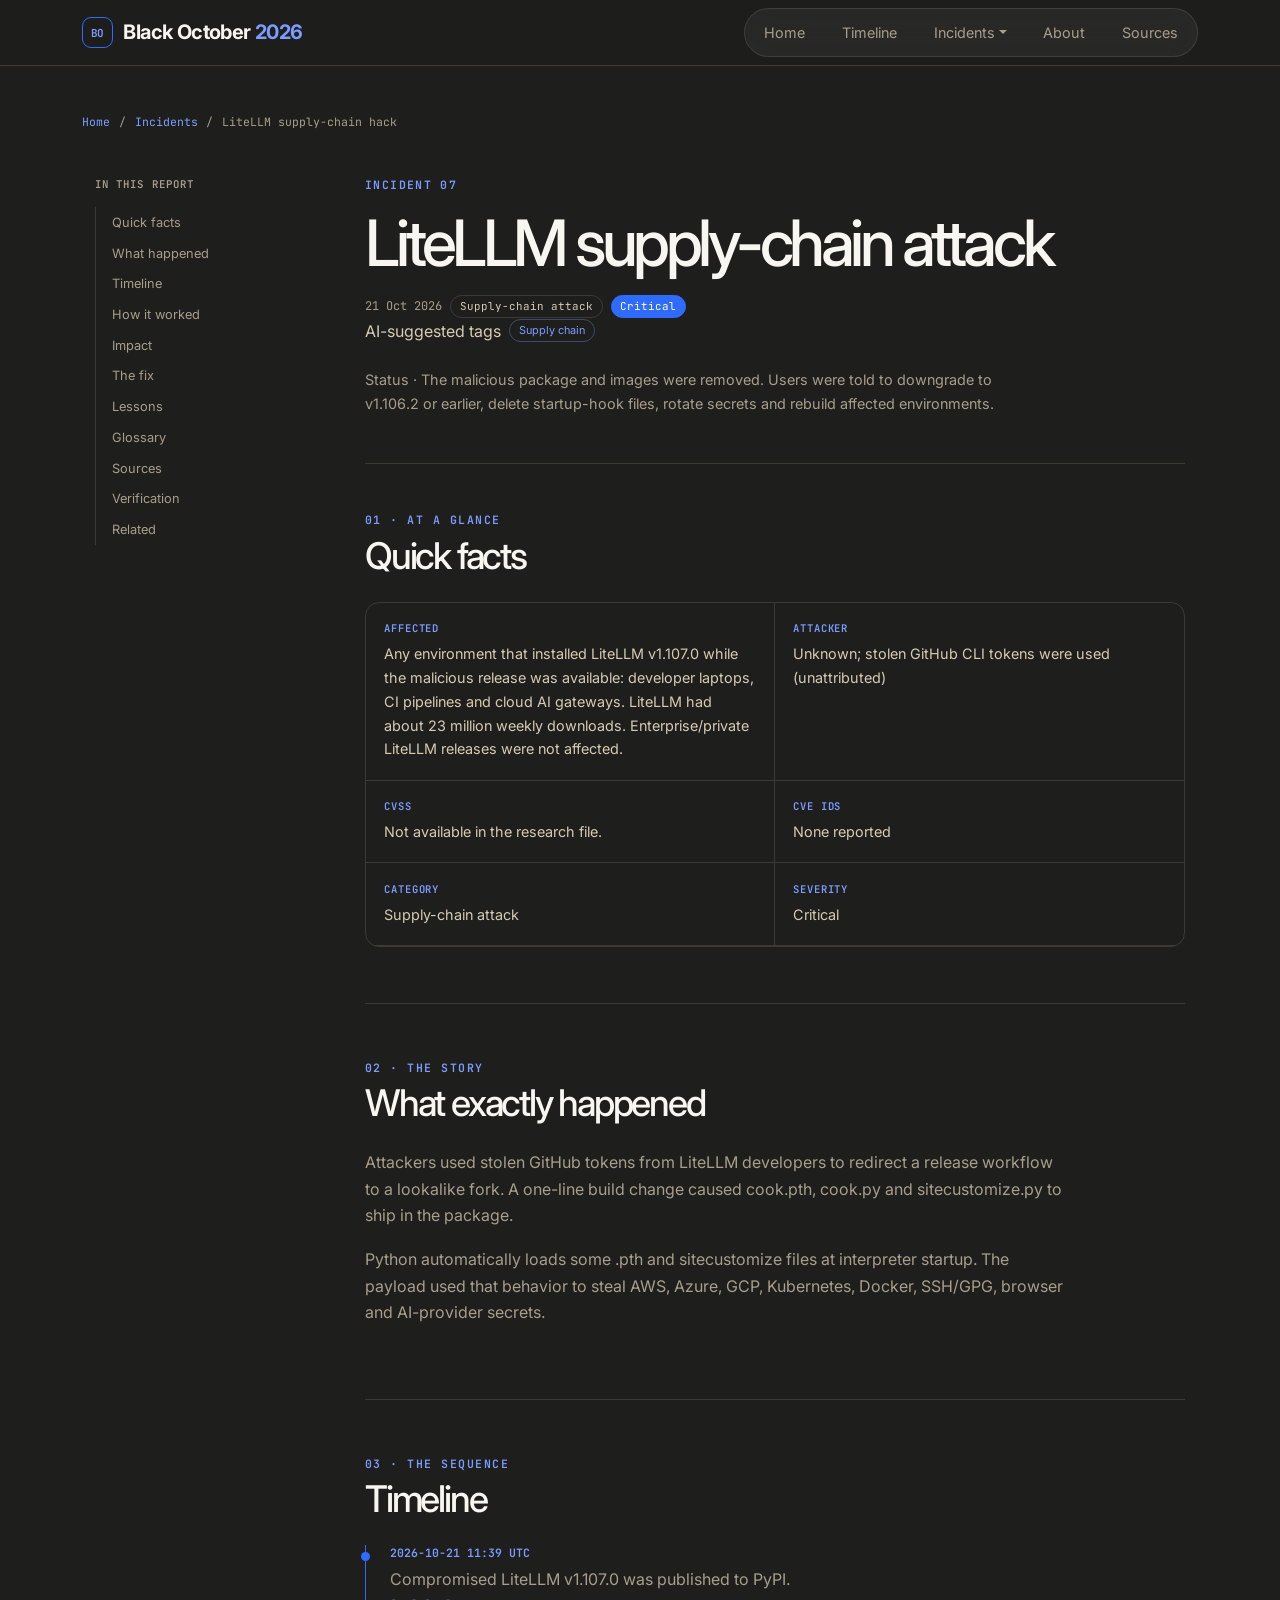
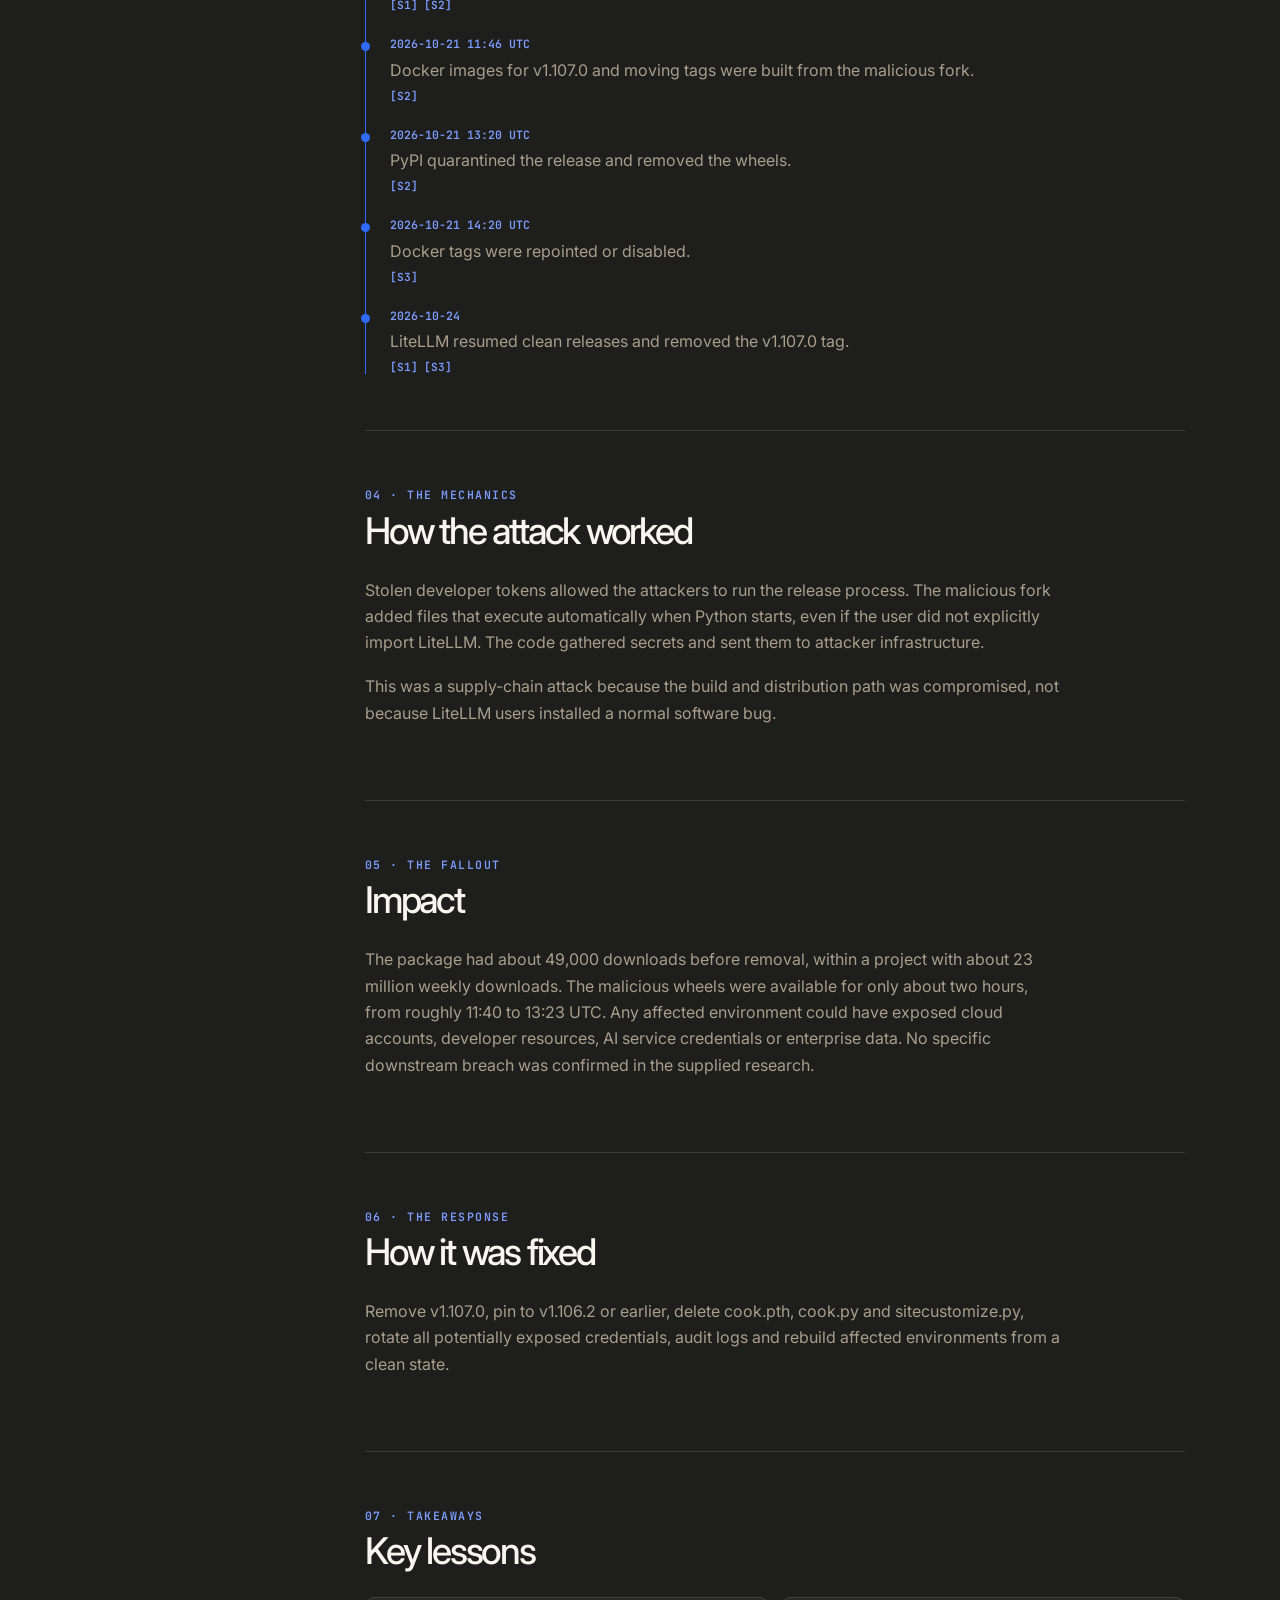
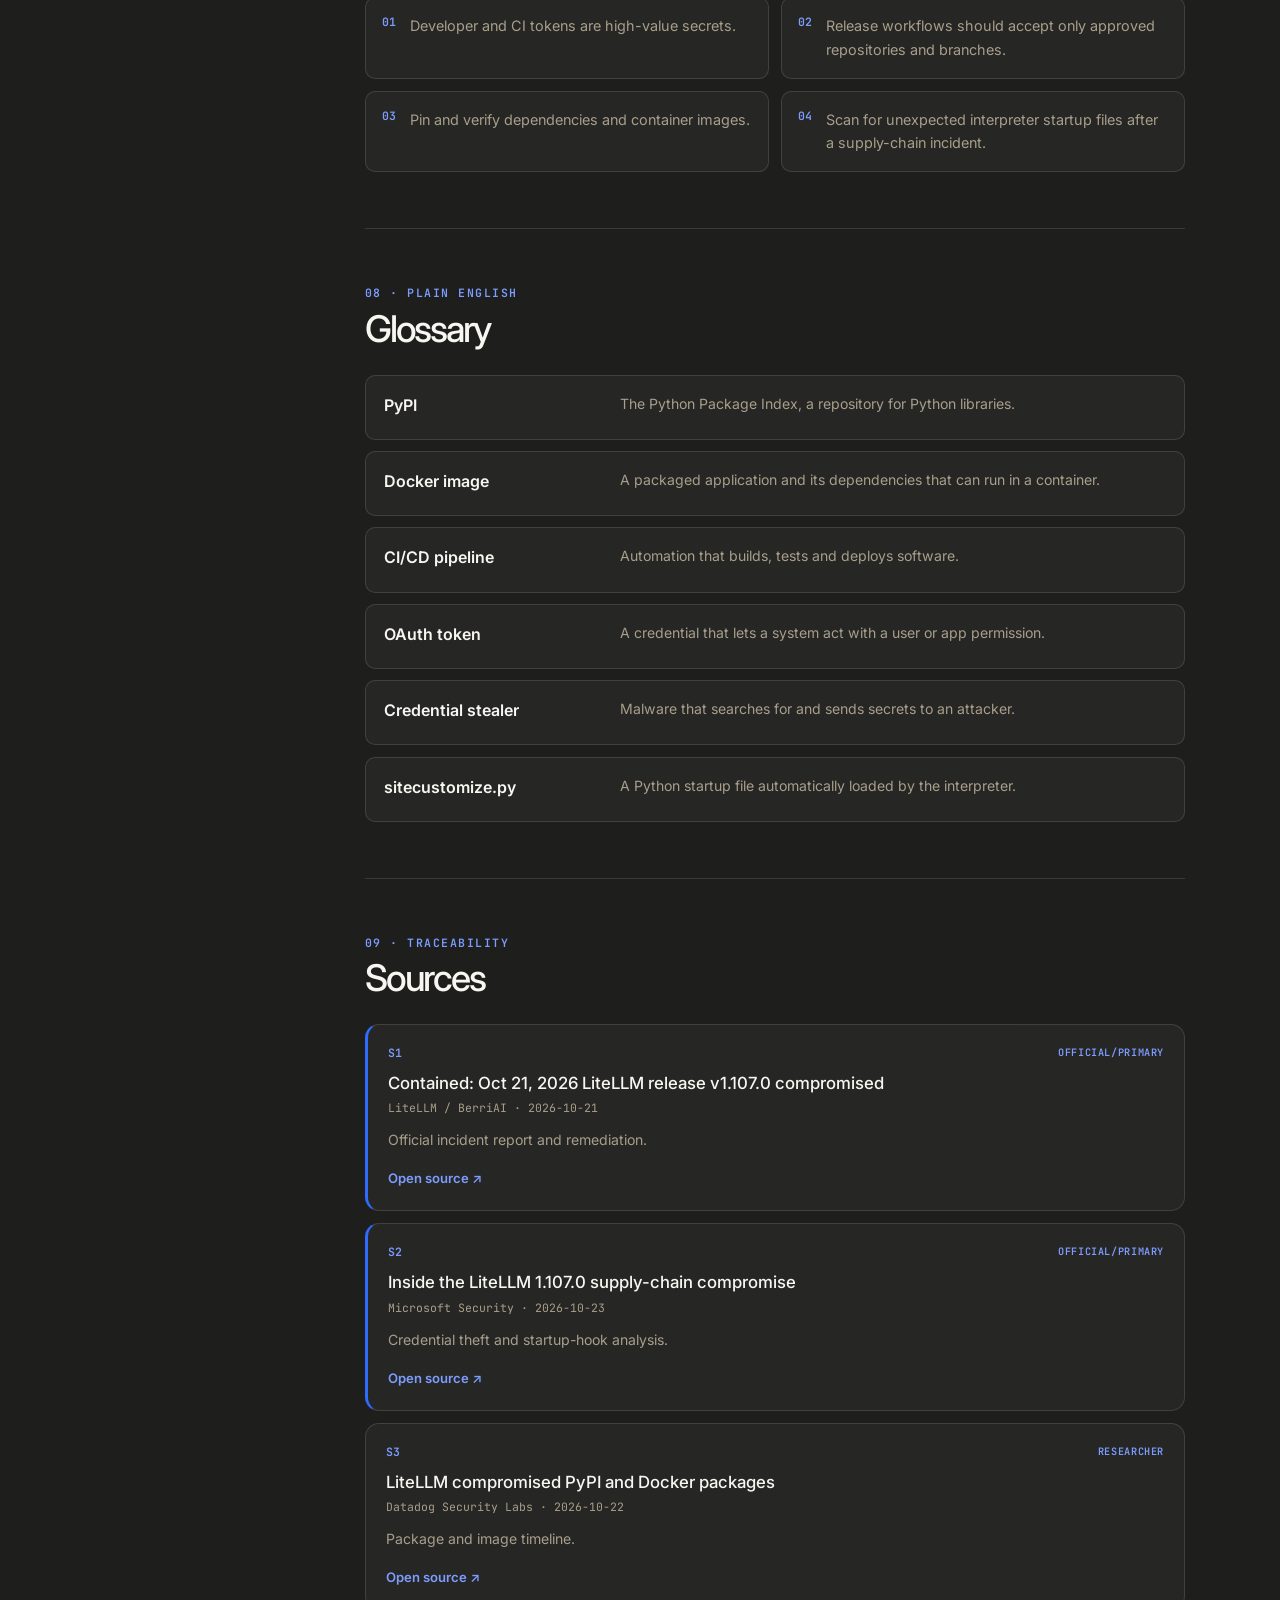
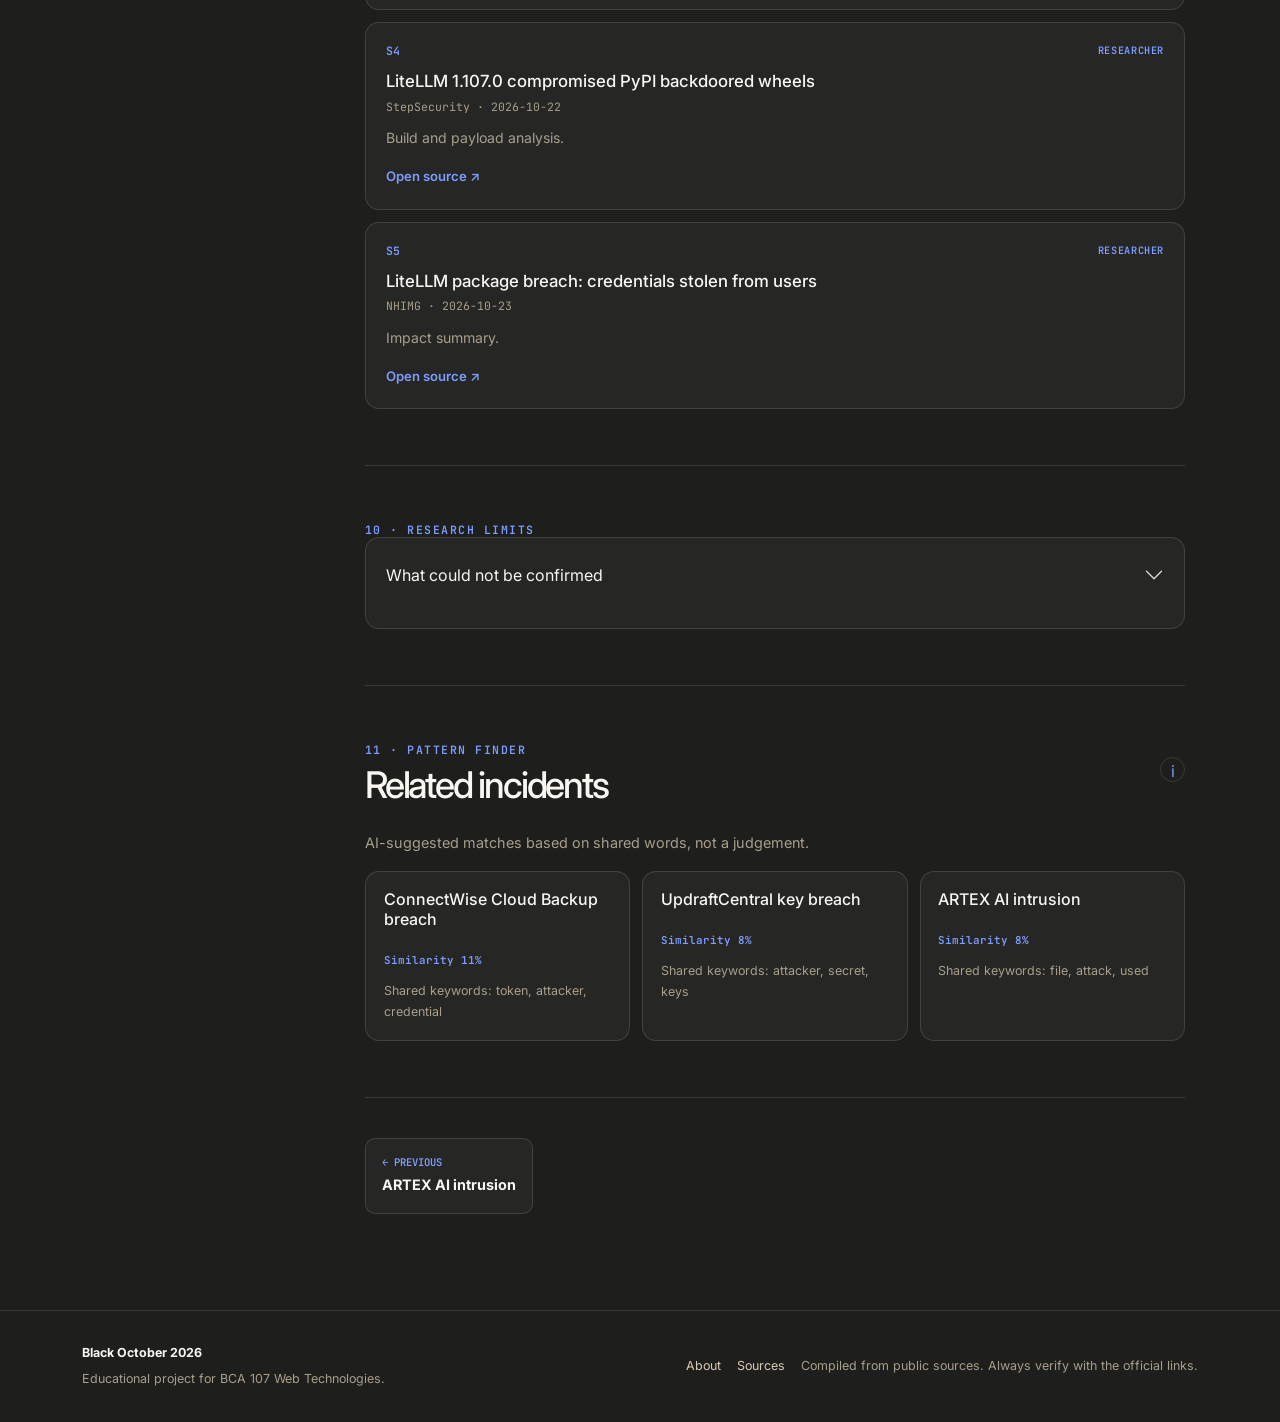
<file: incidents/litellm.html>
<!doctype html>
<html lang="en">
  <head>
    <meta charset="utf-8" />
    <meta name="viewport" content="width=device-width, initial-scale=1" />
    <meta
      name="description"
      content="Black October 2026: a sourced timeline of seven cybersecurity incidents."
    />
    <title>Incident report · Black October 2026</title>
    <link rel="preconnect" href="https://fonts.googleapis.com" />
    <link rel="preconnect" href="https://fonts.gstatic.com" crossorigin />
    <link
      href="https://fonts.googleapis.com/css2?family=Inter:wght@400;500;600;700;800&family=JetBrains+Mono:wght@400;600&display=swap"
      rel="stylesheet"
    />
    <link
      href="https://cdn.jsdelivr.net/npm/bootstrap@5.3.3/dist/css/bootstrap.min.css"
      rel="stylesheet"
    />
    <link rel="stylesheet" href="../css/style.css" />
  </head>
  <body data-event-id="litellm" data-root="../">
    <nav class="navbar navbar-expand-lg site-nav sticky-top" aria-label="Primary navigation">
      <div class="container">
        <a class="navbar-brand" href="../index.html"
          ><span class="brand-mark" aria-hidden="true">BO</span
          ><span>Black October <span class="brand-year">2026</span></span></a
        ><button
          class="navbar-toggler"
          type="button"
          data-bs-toggle="collapse"
          data-bs-target="#siteNav"
          aria-controls="siteNav"
          aria-expanded="false"
          aria-label="Toggle navigation"
        >
          <span class="navbar-toggler-icon"></span>
        </button>
        <div class="collapse navbar-collapse" id="siteNav">
          <ul class="navbar-nav ms-auto align-items-lg-center gap-lg-2">
            <li class="nav-item"><a class="nav-link" href="../index.html">Home</a></li>
            <li class="nav-item"><a class="nav-link" href="../index.html#timeline">Timeline</a></li>
            <li class="nav-item dropdown">
              <a
                class="nav-link dropdown-toggle"
                href="#"
                role="button"
                data-bs-toggle="dropdown"
                aria-expanded="false"
                >Incidents</a
              >
              <ul class="dropdown-menu dropdown-menu-end" id="incident-menu">
                <li><span class="dropdown-item-text text-muted">Loading incidents…</span></li>
              </ul>
            </li>
            <li class="nav-item"><a class="nav-link" href="../about.html">About</a></li>
            <li class="nav-item"><a class="nav-link" href="../sources.html">Sources</a></li>
          </ul>
        </div>
      </div>
    </nav>
    <main class="incident-main">
      <div class="container">
        <div id="incident-error" class="alert bo-alert d-none" role="alert"></div>
        <div class="breadcrumb-row">
          <a href="../index.html">Home</a><span>/</span
          ><a href="../index.html#timeline">Incidents</a><span>/</span
          ><span id="breadcrumb-title">Loading report</span>
        </div>
        <div class="incident-layout">
          <aside class="report-aside">
            <div class="aside-label">In this report</div>
            <nav id="report-nav" class="report-nav" aria-label="Report sections"></nav>
          </aside>
          <article id="incident-report" class="incident-report">
            <header class="incident-header">
              <div class="incident-number" id="incident-number"></div>
              <h1 id="incident-title">Loading report…</h1>
              <div class="incident-meta" id="incident-meta"></div>
              <div class="ai-row" id="incident-tags"></div>
              <p class="status-line" id="incident-status"></p>
            </header>
            <section id="quick-facts" class="report-section">
              <div class="section-kicker">01 · At a glance</div>
              <h2>Quick facts</h2>
              <div id="facts-grid" class="facts-grid"></div>
            </section>
            <section id="what-happened" class="report-section">
              <div class="section-kicker">02 · The story</div>
              <h2>What exactly happened</h2>
              <div id="happened-copy" class="copy-stack"></div>
            </section>
            <section id="report-timeline" class="report-section">
              <div class="section-kicker">03 · The sequence</div>
              <h2>Timeline</h2>
              <div id="mini-timeline" class="mini-timeline"></div>
            </section>
            <section id="how-it-worked" class="report-section">
              <div class="section-kicker">04 · The mechanics</div>
              <h2>How the attack worked</h2>
              <div id="how-copy" class="copy-stack"></div>
            </section>
            <section id="impact" class="report-section">
              <div class="section-kicker">05 · The fallout</div>
              <h2>Impact</h2>
              <div id="impact-copy" class="copy-stack"></div>
            </section>
            <section id="the-fix" class="report-section">
              <div class="section-kicker">06 · The response</div>
              <h2>How it was fixed</h2>
              <div id="fix-copy" class="copy-stack"></div>
            </section>
            <section id="lessons" class="report-section">
              <div class="section-kicker">07 · Takeaways</div>
              <h2>Key lessons</h2>
              <div id="lessons-grid" class="lessons-grid"></div>
            </section>
            <section id="glossary" class="report-section">
              <div class="section-kicker">08 · Plain English</div>
              <h2>Glossary</h2>
              <div id="incident-glossary" class="glossary-list"></div>
            </section>
            <section id="sources" class="report-section">
              <div class="section-kicker">09 · Traceability</div>
              <h2>Sources</h2>
              <div id="incident-sources" class="source-stack"></div>
            </section>
            <section id="verification" class="report-section">
              <div class="section-kicker">10 · Research limits</div>
              <div class="accordion bo-accordion" id="verification-accordion">
                <div class="accordion-item">
                  <h2 class="accordion-header">
                    <button
                      class="accordion-button collapsed"
                      type="button"
                      data-bs-toggle="collapse"
                      data-bs-target="#verification-panel"
                    >
                      What could not be confirmed
                    </button>
                  </h2>
                  <div id="verification-panel" class="accordion-collapse collapse">
                    <div id="verification-copy" class="accordion-body"></div>
                  </div>
                </div>
              </div>
            </section>
            <section id="related" class="report-section">
              <div class="section-kicker">11 · Pattern finder</div>
              <div class="d-flex justify-content-between align-items-start gap-3">
                <div>
                  <h2>Related incidents</h2>
                  <p class="muted-copy">
                    AI-suggested matches based on shared words, not a judgement.
                  </p>
                </div>
                <span
                  class="info-chip"
                  title="Similarity is calculated by comparing the words used in the two reports. It is a rough guide, not a judgement."
                  >i</span
                >
              </div>
              <div id="related-list" class="related-list"></div>
            </section>
            <div id="incident-nav" class="incident-nav"></div>
          </article>
        </div>
      </div>
    </main>
    <footer class="site-footer">
      <div class="container d-flex flex-column flex-md-row justify-content-between gap-3">
        <div>
          <div class="footer-title">Black October 2026</div>
          <p class="mb-0">Educational project for BCA 107 Web Technologies.</p>
        </div>
        <div class="footer-links">
          <a href="../about.html">About</a><a href="../sources.html">Sources</a
          ><span>Compiled from public sources. Always verify with the official links.</span>
        </div>
      </div>
    </footer>
    <noscript
      ><div class="container">
        <div class="alert bo-alert my-4">
          JavaScript is required to load the timeline and incident reports from events.xml.
        </div>
      </div></noscript
    >
    <script src="https://cdn.jsdelivr.net/npm/bootstrap@5.3.3/dist/js/bootstrap.bundle.min.js"></script>
    <script src="../js/data.js"></script>
    <script src="../js/ai.js"></script>
    <script src="../js/incident.js"></script>
  </body>
</html>
</file>
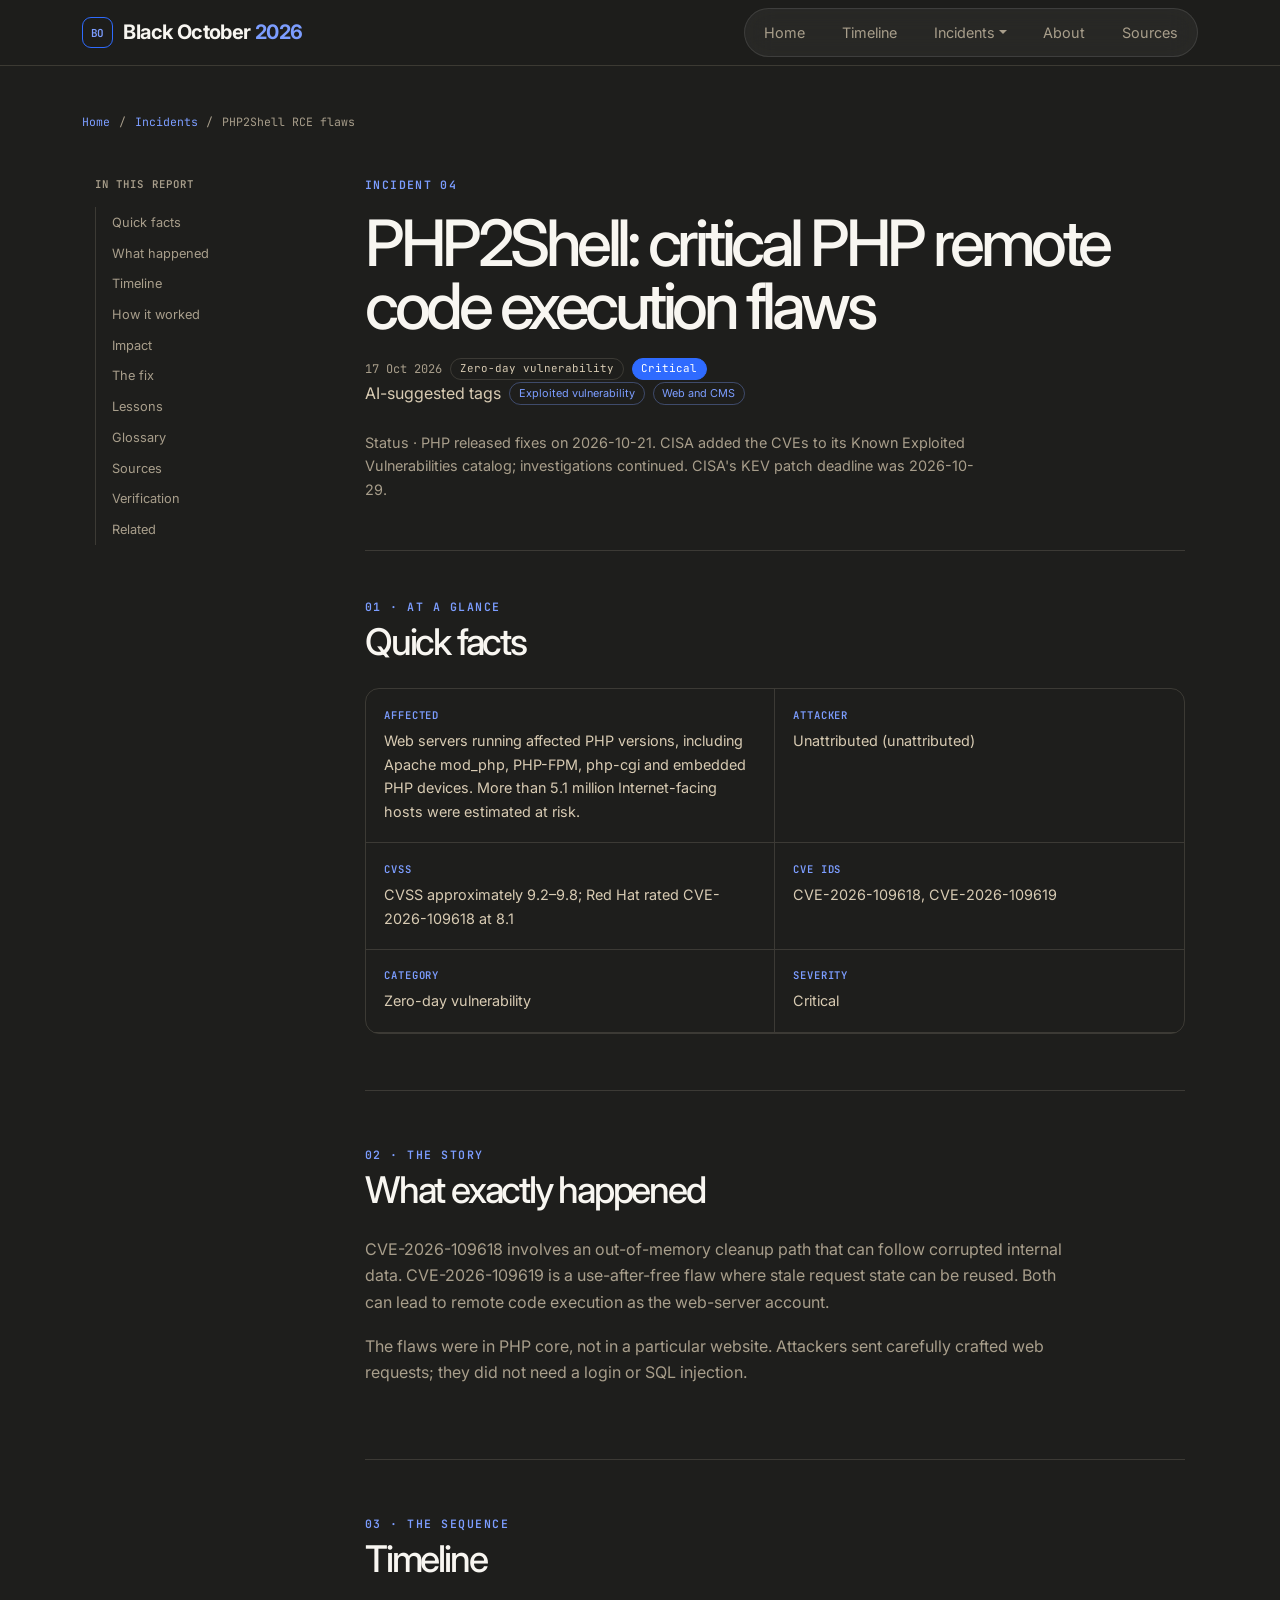
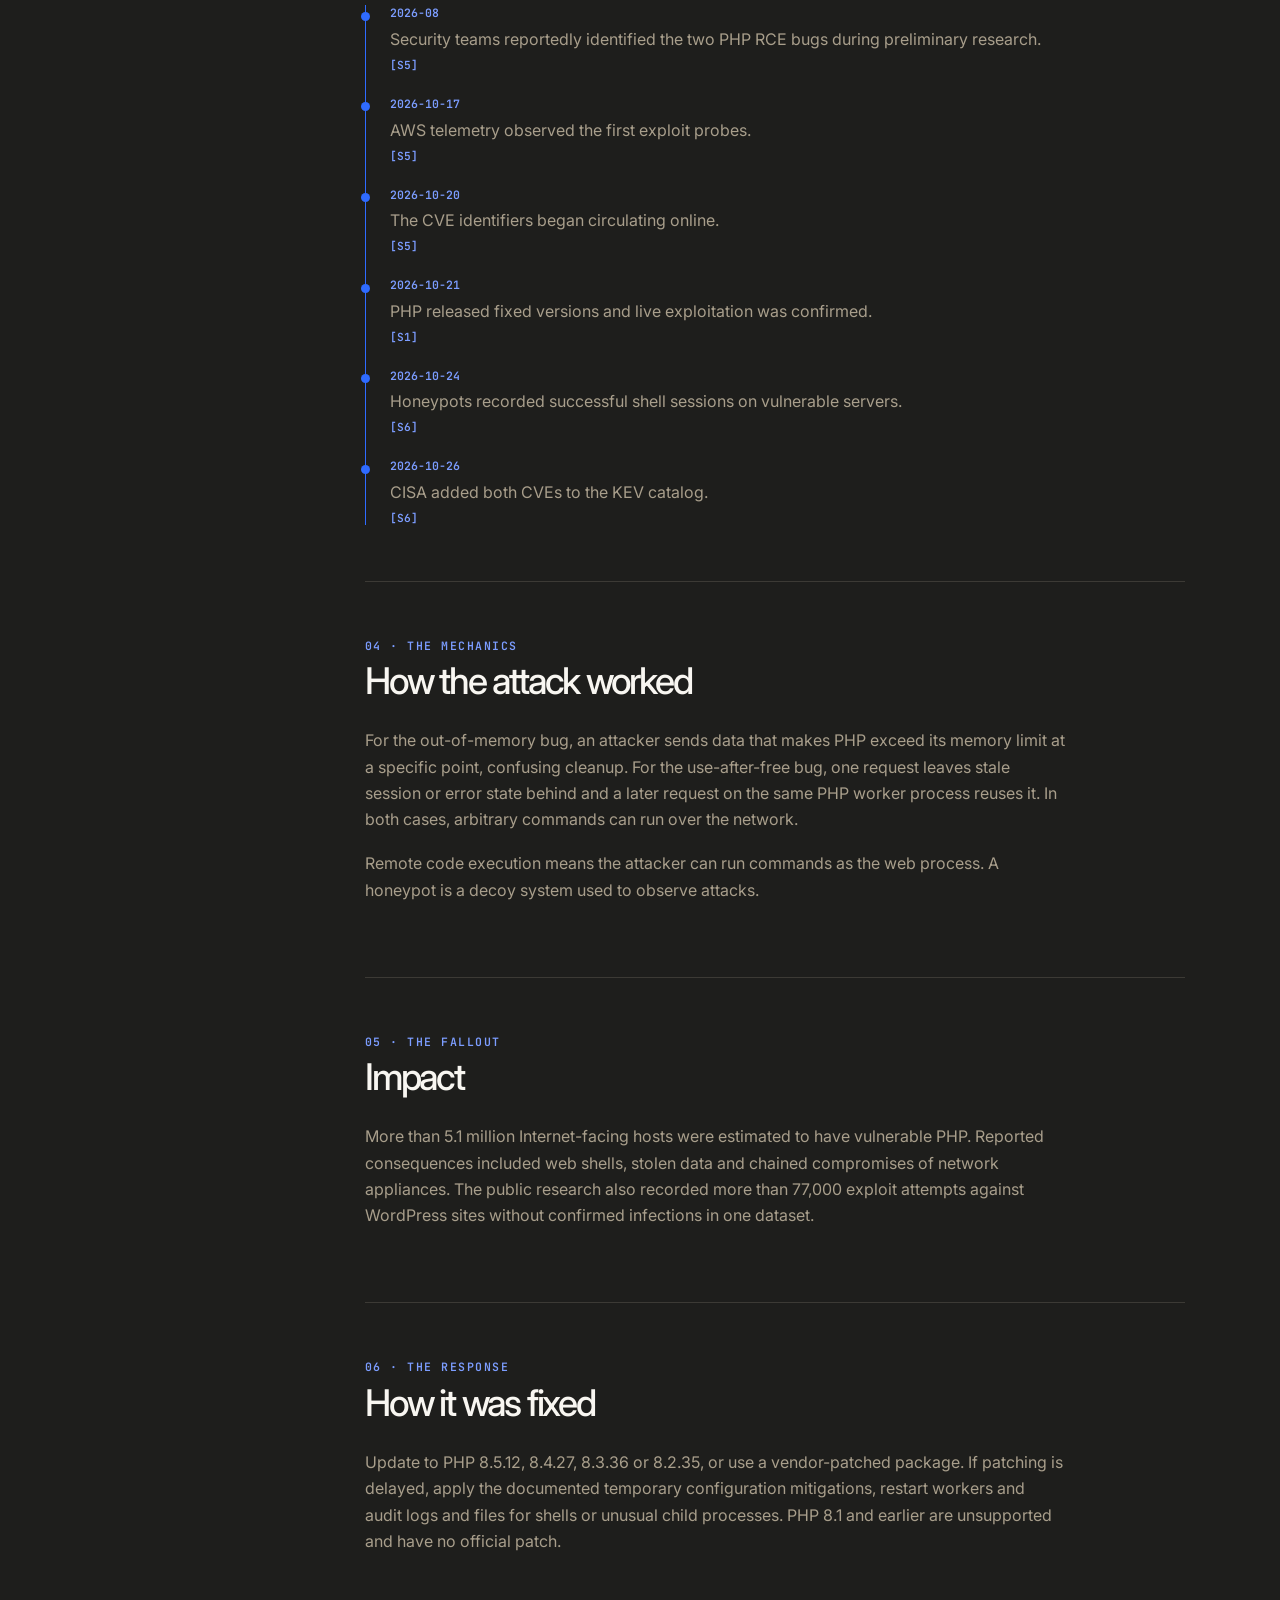
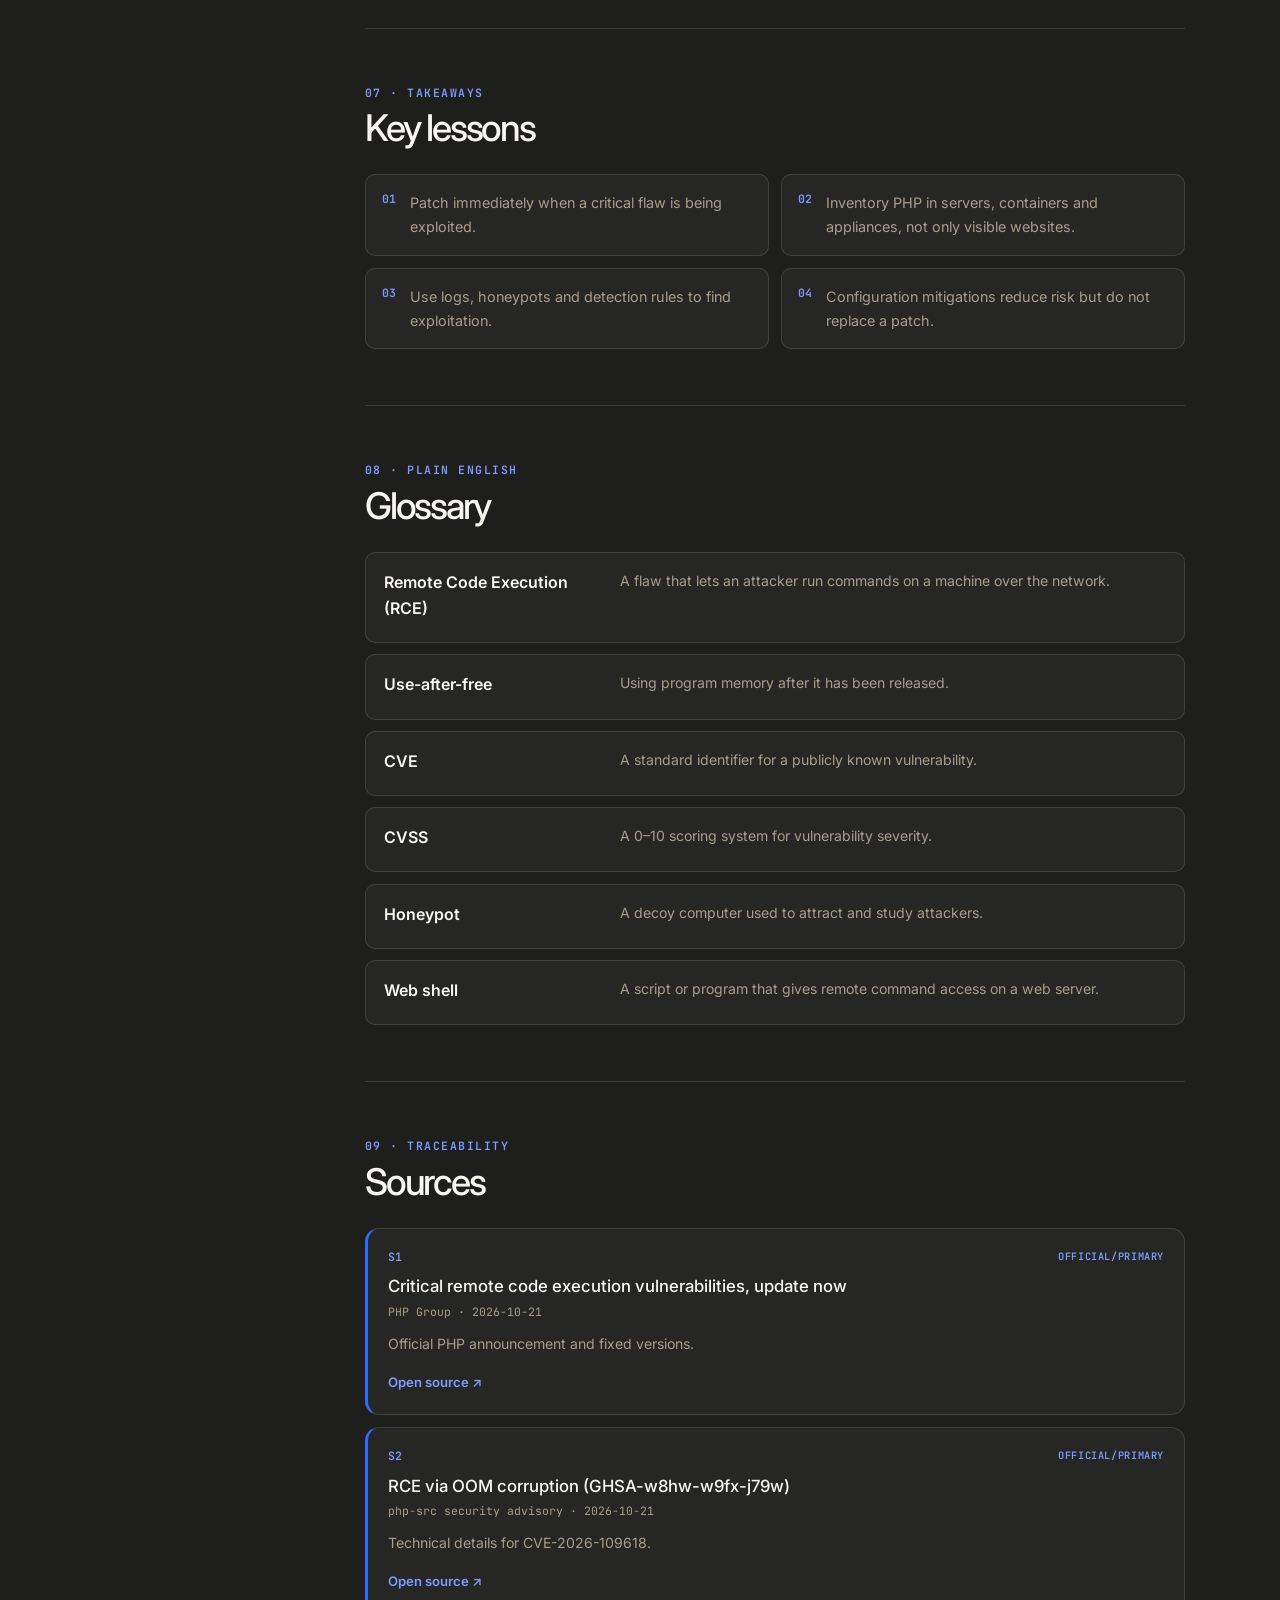
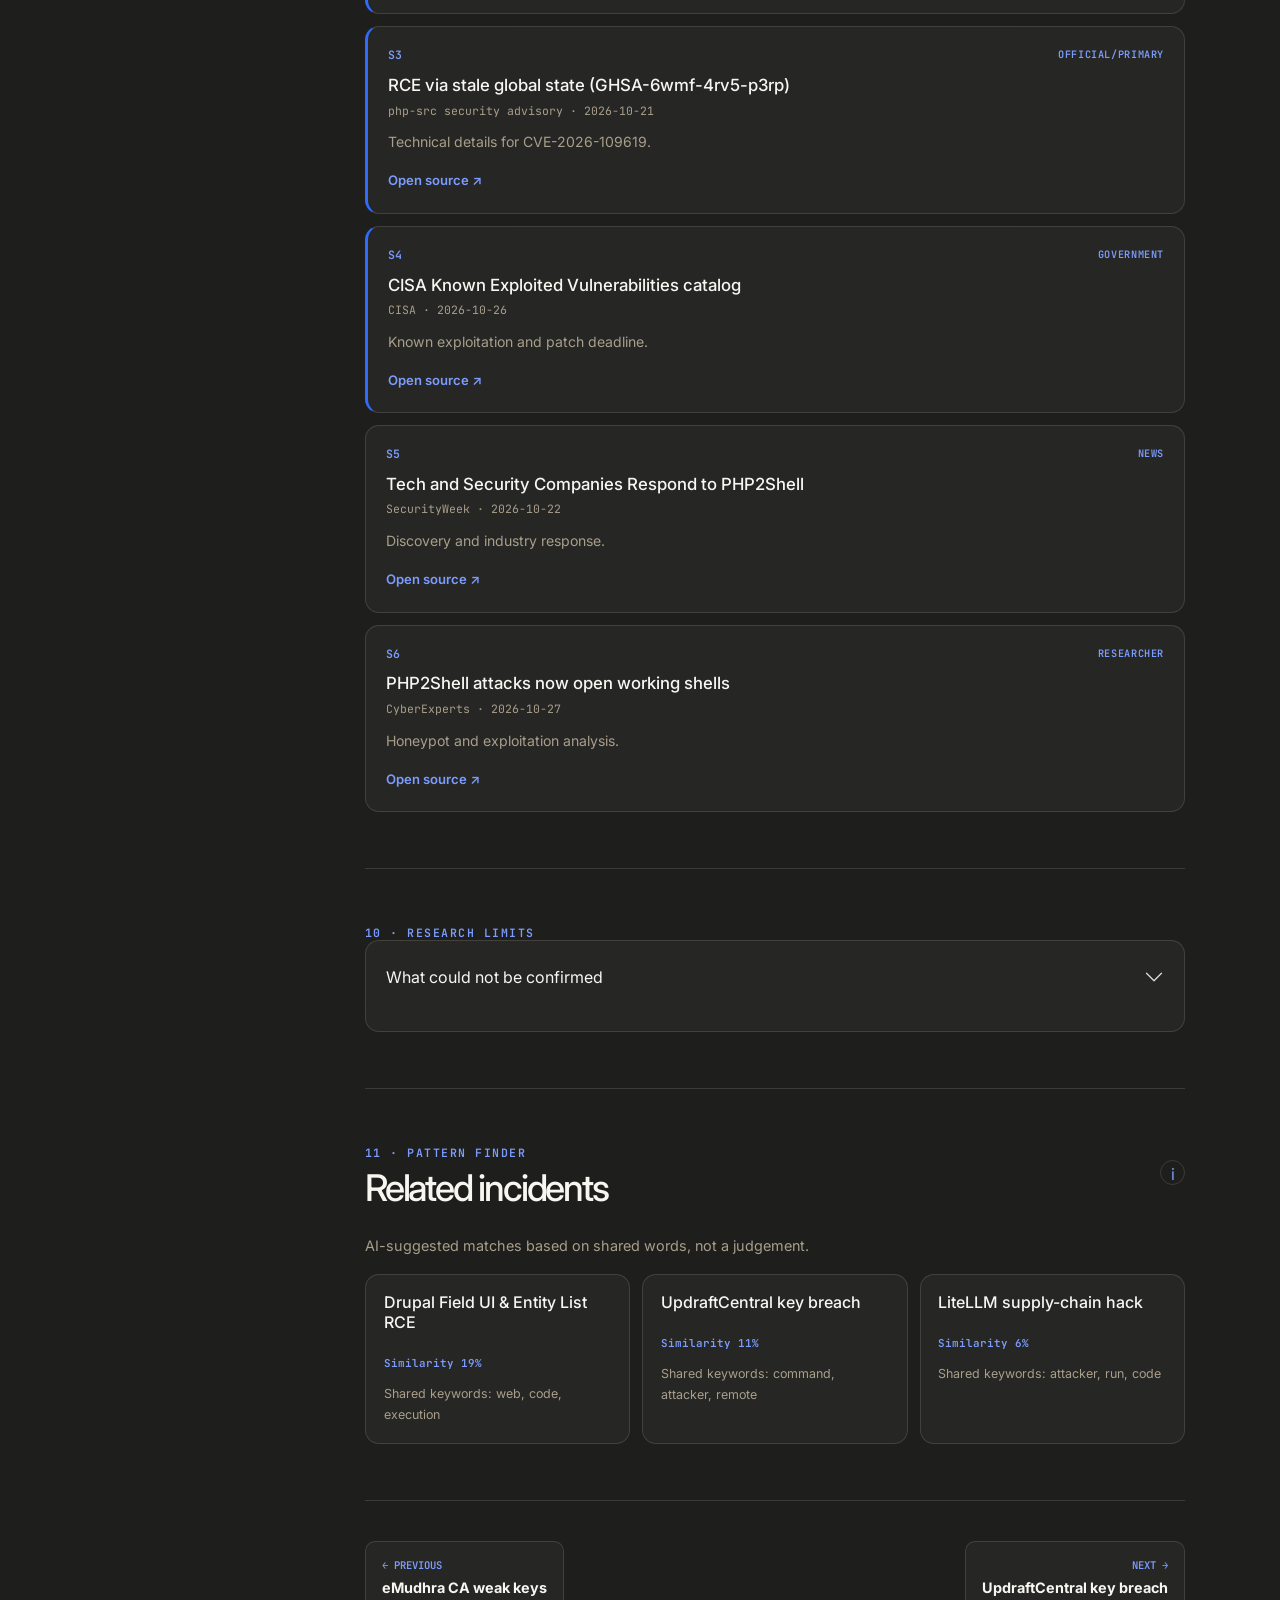
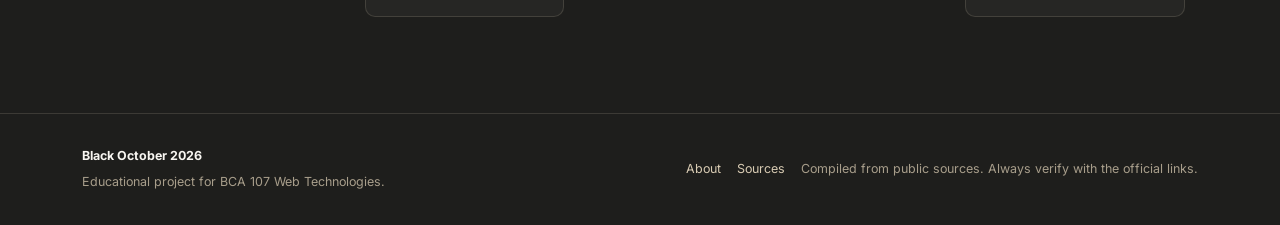
<file: incidents/php2shell.html>
<!doctype html>
<html lang="en">
  <head>
    <meta charset="utf-8" />
    <meta name="viewport" content="width=device-width, initial-scale=1" />
    <meta
      name="description"
      content="Black October 2026: a sourced timeline of seven cybersecurity incidents."
    />
    <title>Incident report · Black October 2026</title>
    <link rel="preconnect" href="https://fonts.googleapis.com" />
    <link rel="preconnect" href="https://fonts.gstatic.com" crossorigin />
    <link
      href="https://fonts.googleapis.com/css2?family=Inter:wght@400;500;600;700;800&family=JetBrains+Mono:wght@400;600&display=swap"
      rel="stylesheet"
    />
    <link
      href="https://cdn.jsdelivr.net/npm/bootstrap@5.3.3/dist/css/bootstrap.min.css"
      rel="stylesheet"
    />
    <link rel="stylesheet" href="../css/style.css" />
  </head>
  <body data-event-id="php2shell" data-root="../">
    <nav class="navbar navbar-expand-lg site-nav sticky-top" aria-label="Primary navigation">
      <div class="container">
        <a class="navbar-brand" href="../index.html"
          ><span class="brand-mark" aria-hidden="true">BO</span
          ><span>Black October <span class="brand-year">2026</span></span></a
        ><button
          class="navbar-toggler"
          type="button"
          data-bs-toggle="collapse"
          data-bs-target="#siteNav"
          aria-controls="siteNav"
          aria-expanded="false"
          aria-label="Toggle navigation"
        >
          <span class="navbar-toggler-icon"></span>
        </button>
        <div class="collapse navbar-collapse" id="siteNav">
          <ul class="navbar-nav ms-auto align-items-lg-center gap-lg-2">
            <li class="nav-item"><a class="nav-link" href="../index.html">Home</a></li>
            <li class="nav-item"><a class="nav-link" href="../index.html#timeline">Timeline</a></li>
            <li class="nav-item dropdown">
              <a
                class="nav-link dropdown-toggle"
                href="#"
                role="button"
                data-bs-toggle="dropdown"
                aria-expanded="false"
                >Incidents</a
              >
              <ul class="dropdown-menu dropdown-menu-end" id="incident-menu">
                <li><span class="dropdown-item-text text-muted">Loading incidents…</span></li>
              </ul>
            </li>
            <li class="nav-item"><a class="nav-link" href="../about.html">About</a></li>
            <li class="nav-item"><a class="nav-link" href="../sources.html">Sources</a></li>
          </ul>
        </div>
      </div>
    </nav>
    <main class="incident-main">
      <div class="container">
        <div id="incident-error" class="alert bo-alert d-none" role="alert"></div>
        <div class="breadcrumb-row">
          <a href="../index.html">Home</a><span>/</span
          ><a href="../index.html#timeline">Incidents</a><span>/</span
          ><span id="breadcrumb-title">Loading report</span>
        </div>
        <div class="incident-layout">
          <aside class="report-aside">
            <div class="aside-label">In this report</div>
            <nav id="report-nav" class="report-nav" aria-label="Report sections"></nav>
          </aside>
          <article id="incident-report" class="incident-report">
            <header class="incident-header">
              <div class="incident-number" id="incident-number"></div>
              <h1 id="incident-title">Loading report…</h1>
              <div class="incident-meta" id="incident-meta"></div>
              <div class="ai-row" id="incident-tags"></div>
              <p class="status-line" id="incident-status"></p>
            </header>
            <section id="quick-facts" class="report-section">
              <div class="section-kicker">01 · At a glance</div>
              <h2>Quick facts</h2>
              <div id="facts-grid" class="facts-grid"></div>
            </section>
            <section id="what-happened" class="report-section">
              <div class="section-kicker">02 · The story</div>
              <h2>What exactly happened</h2>
              <div id="happened-copy" class="copy-stack"></div>
            </section>
            <section id="report-timeline" class="report-section">
              <div class="section-kicker">03 · The sequence</div>
              <h2>Timeline</h2>
              <div id="mini-timeline" class="mini-timeline"></div>
            </section>
            <section id="how-it-worked" class="report-section">
              <div class="section-kicker">04 · The mechanics</div>
              <h2>How the attack worked</h2>
              <div id="how-copy" class="copy-stack"></div>
            </section>
            <section id="impact" class="report-section">
              <div class="section-kicker">05 · The fallout</div>
              <h2>Impact</h2>
              <div id="impact-copy" class="copy-stack"></div>
            </section>
            <section id="the-fix" class="report-section">
              <div class="section-kicker">06 · The response</div>
              <h2>How it was fixed</h2>
              <div id="fix-copy" class="copy-stack"></div>
            </section>
            <section id="lessons" class="report-section">
              <div class="section-kicker">07 · Takeaways</div>
              <h2>Key lessons</h2>
              <div id="lessons-grid" class="lessons-grid"></div>
            </section>
            <section id="glossary" class="report-section">
              <div class="section-kicker">08 · Plain English</div>
              <h2>Glossary</h2>
              <div id="incident-glossary" class="glossary-list"></div>
            </section>
            <section id="sources" class="report-section">
              <div class="section-kicker">09 · Traceability</div>
              <h2>Sources</h2>
              <div id="incident-sources" class="source-stack"></div>
            </section>
            <section id="verification" class="report-section">
              <div class="section-kicker">10 · Research limits</div>
              <div class="accordion bo-accordion" id="verification-accordion">
                <div class="accordion-item">
                  <h2 class="accordion-header">
                    <button
                      class="accordion-button collapsed"
                      type="button"
                      data-bs-toggle="collapse"
                      data-bs-target="#verification-panel"
                    >
                      What could not be confirmed
                    </button>
                  </h2>
                  <div id="verification-panel" class="accordion-collapse collapse">
                    <div id="verification-copy" class="accordion-body"></div>
                  </div>
                </div>
              </div>
            </section>
            <section id="related" class="report-section">
              <div class="section-kicker">11 · Pattern finder</div>
              <div class="d-flex justify-content-between align-items-start gap-3">
                <div>
                  <h2>Related incidents</h2>
                  <p class="muted-copy">
                    AI-suggested matches based on shared words, not a judgement.
                  </p>
                </div>
                <span
                  class="info-chip"
                  title="Similarity is calculated by comparing the words used in the two reports. It is a rough guide, not a judgement."
                  >i</span
                >
              </div>
              <div id="related-list" class="related-list"></div>
            </section>
            <div id="incident-nav" class="incident-nav"></div>
          </article>
        </div>
      </div>
    </main>
    <footer class="site-footer">
      <div class="container d-flex flex-column flex-md-row justify-content-between gap-3">
        <div>
          <div class="footer-title">Black October 2026</div>
          <p class="mb-0">Educational project for BCA 107 Web Technologies.</p>
        </div>
        <div class="footer-links">
          <a href="../about.html">About</a><a href="../sources.html">Sources</a
          ><span>Compiled from public sources. Always verify with the official links.</span>
        </div>
      </div>
    </footer>
    <noscript
      ><div class="container">
        <div class="alert bo-alert my-4">
          JavaScript is required to load the timeline and incident reports from events.xml.
        </div>
      </div></noscript
    >
    <script src="https://cdn.jsdelivr.net/npm/bootstrap@5.3.3/dist/js/bootstrap.bundle.min.js"></script>
    <script src="../js/data.js"></script>
    <script src="../js/ai.js"></script>
    <script src="../js/incident.js"></script>
  </body>
</html>
</file>
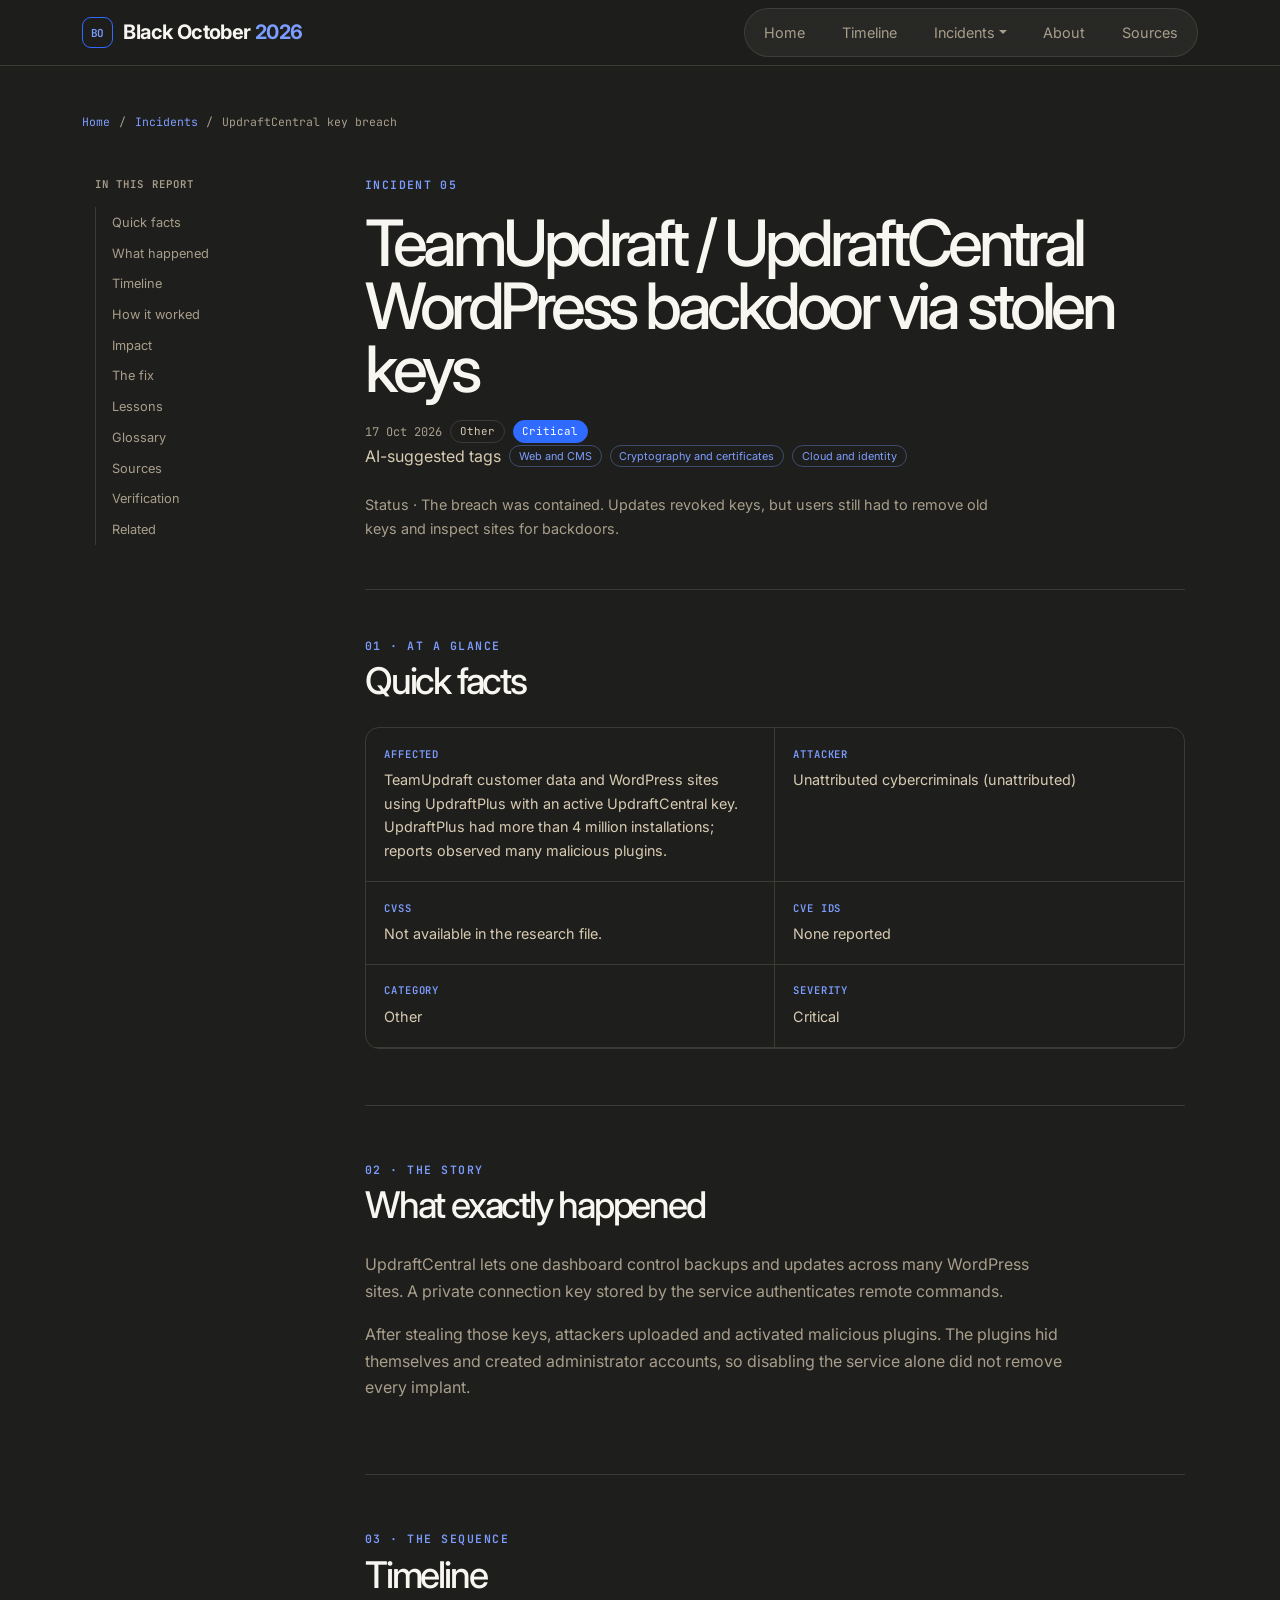
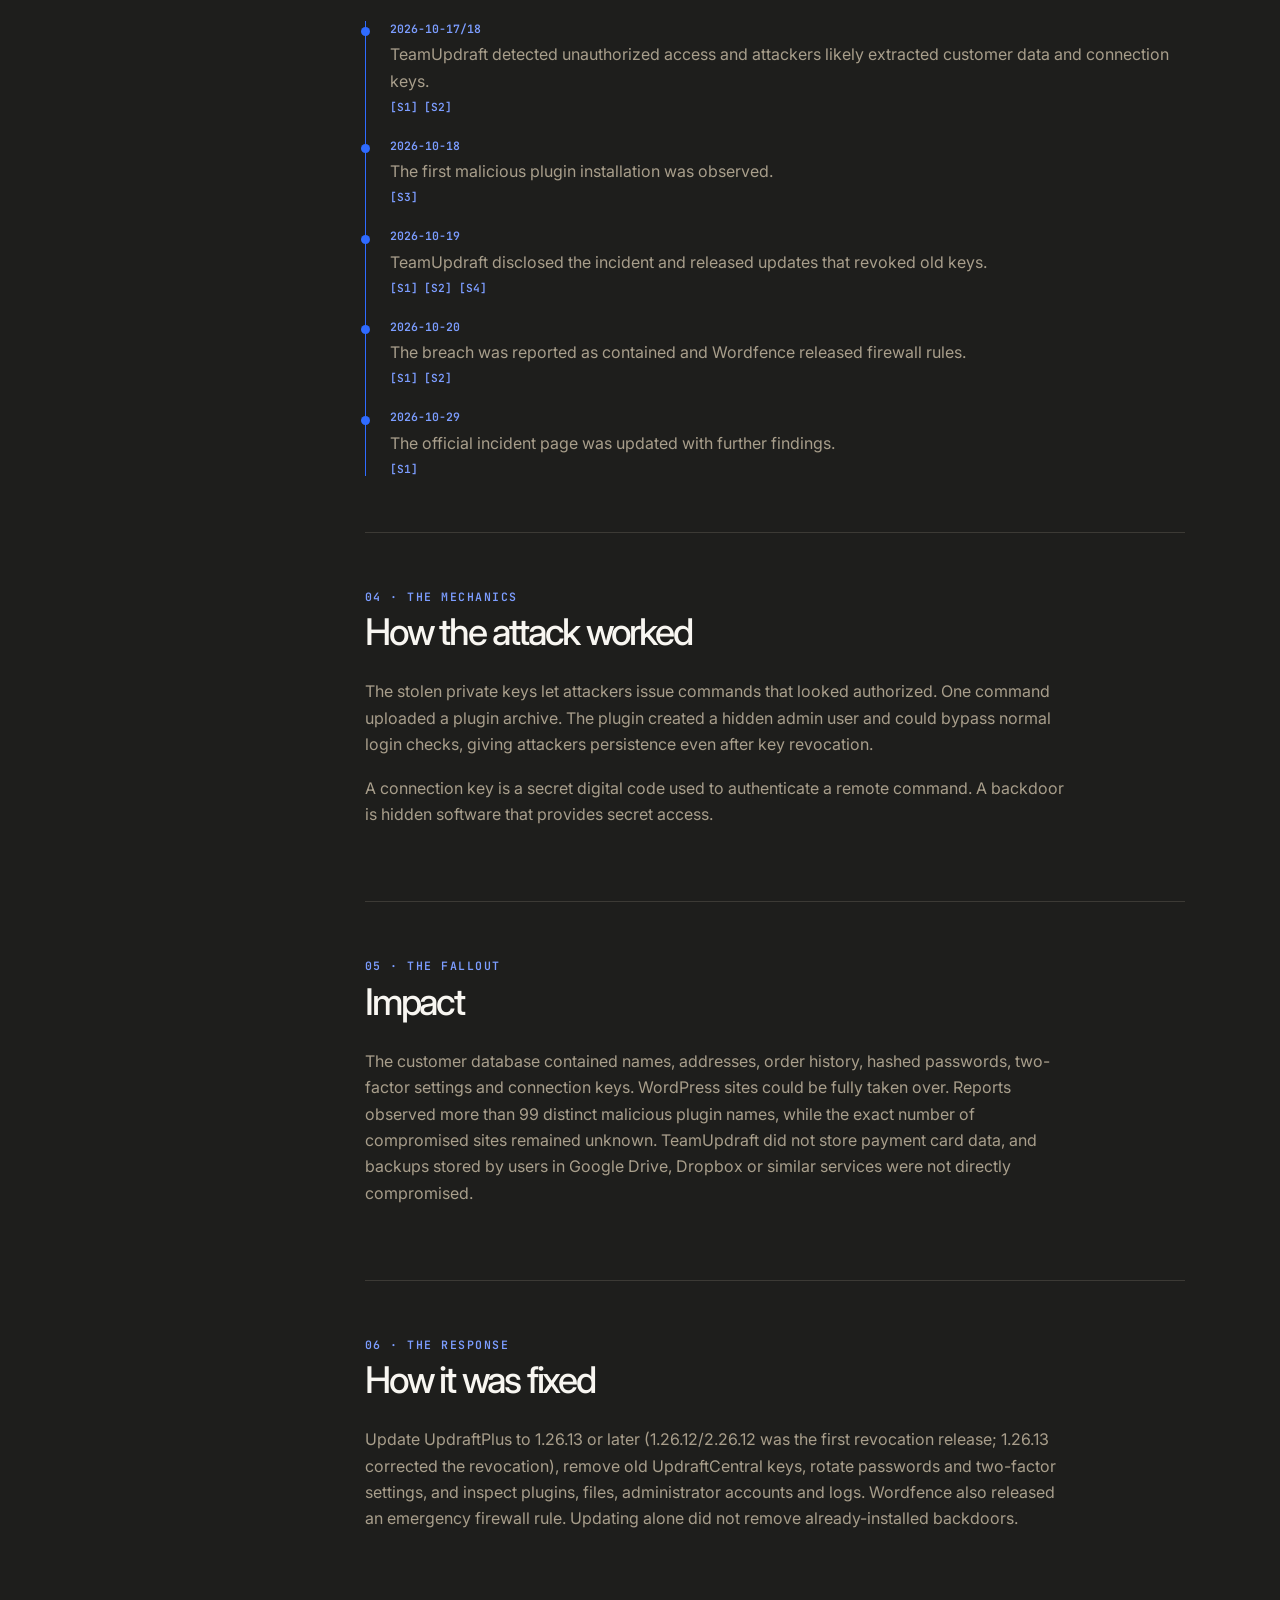
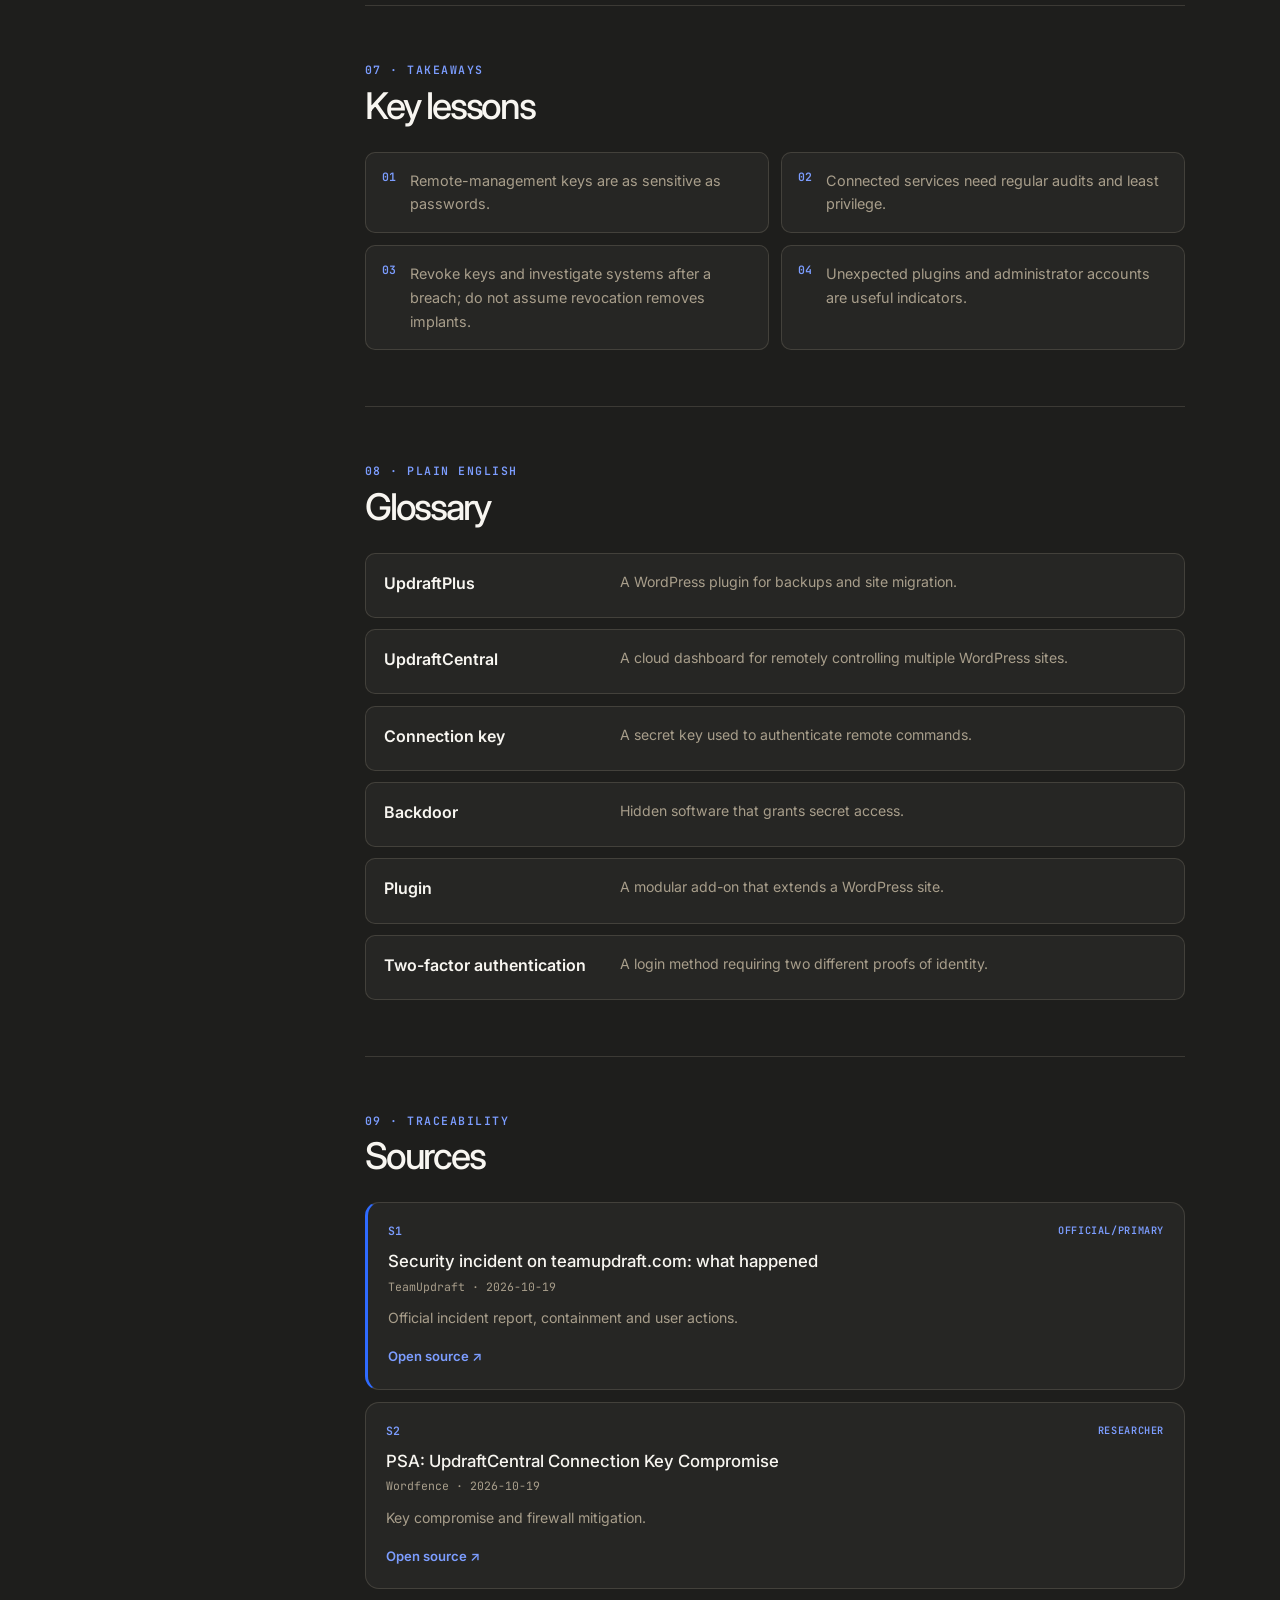
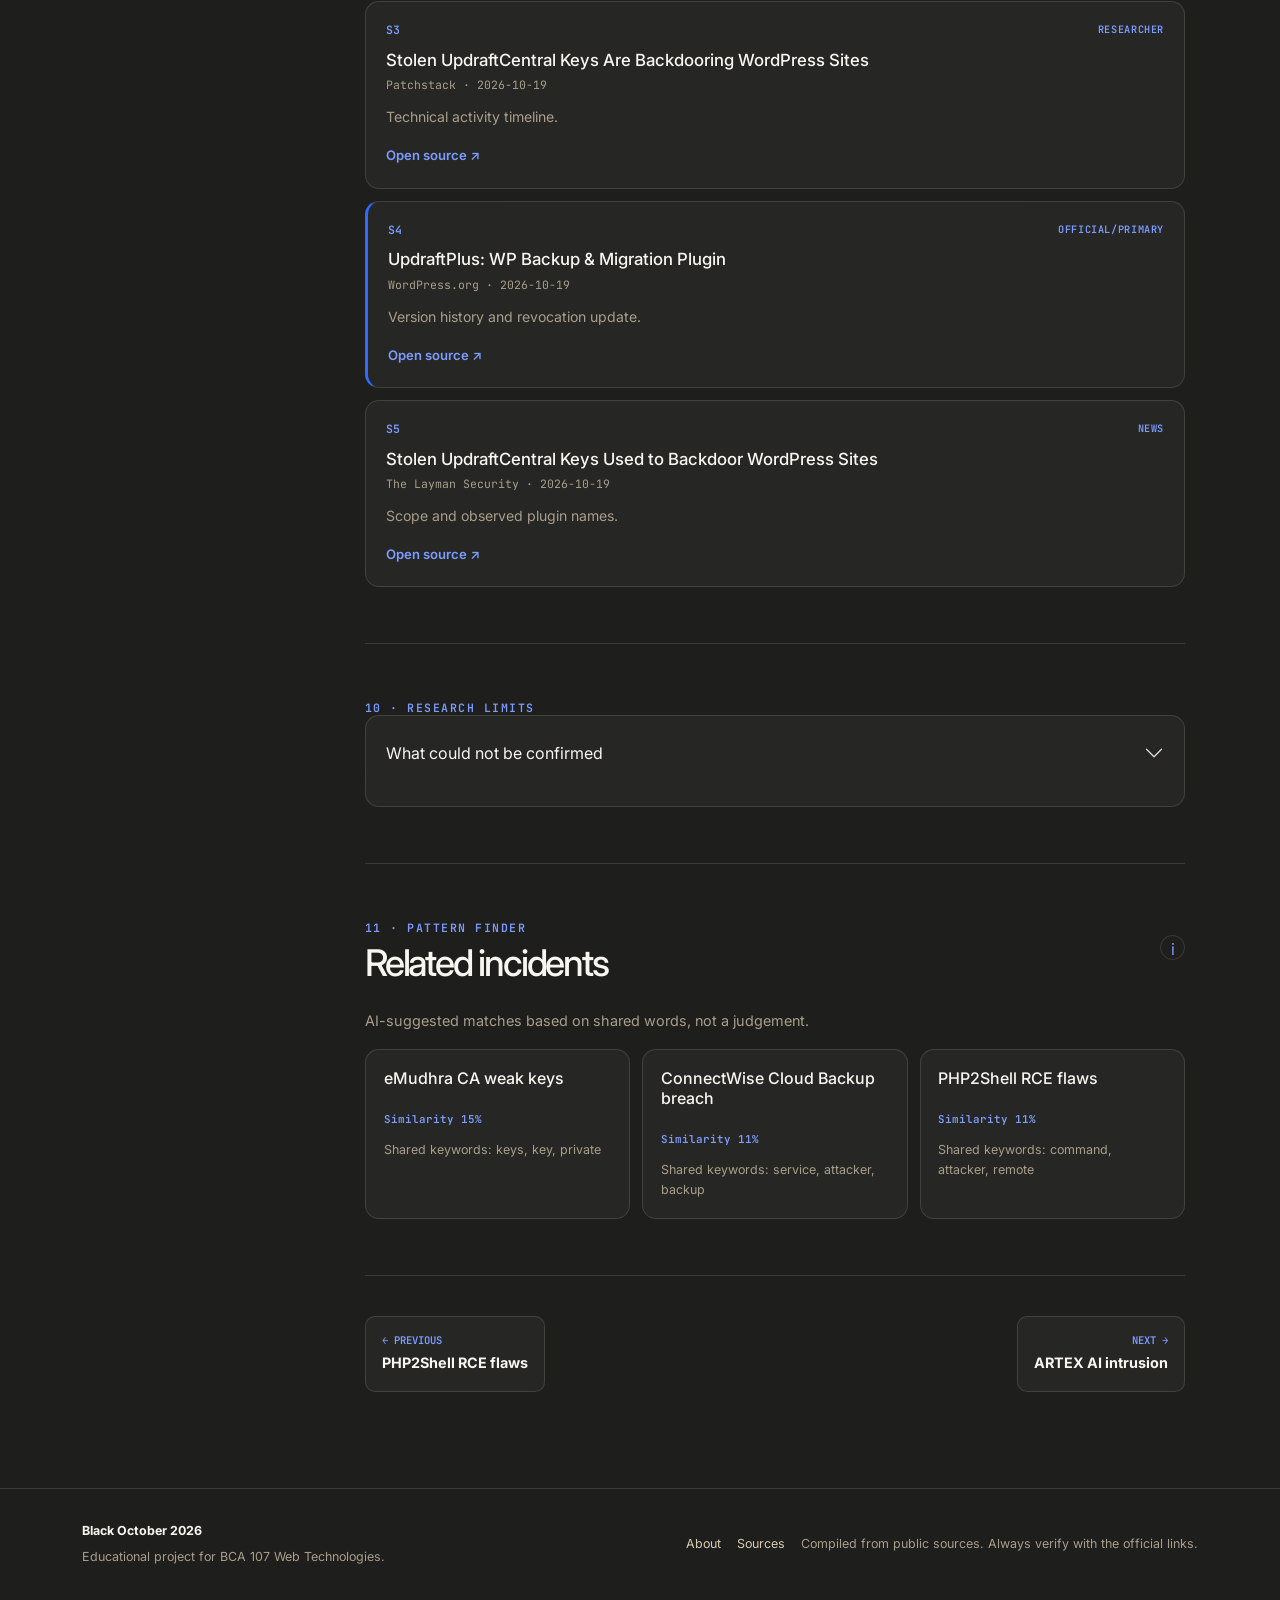
<file: incidents/updraftcentral.html>
<!doctype html>
<html lang="en">
  <head>
    <meta charset="utf-8" />
    <meta name="viewport" content="width=device-width, initial-scale=1" />
    <meta
      name="description"
      content="Black October 2026: a sourced timeline of seven cybersecurity incidents."
    />
    <title>Incident report · Black October 2026</title>
    <link rel="preconnect" href="https://fonts.googleapis.com" />
    <link rel="preconnect" href="https://fonts.gstatic.com" crossorigin />
    <link
      href="https://fonts.googleapis.com/css2?family=Inter:wght@400;500;600;700;800&family=JetBrains+Mono:wght@400;600&display=swap"
      rel="stylesheet"
    />
    <link
      href="https://cdn.jsdelivr.net/npm/bootstrap@5.3.3/dist/css/bootstrap.min.css"
      rel="stylesheet"
    />
    <link rel="stylesheet" href="../css/style.css" />
  </head>
  <body data-event-id="updraftcentral" data-root="../">
    <nav class="navbar navbar-expand-lg site-nav sticky-top" aria-label="Primary navigation">
      <div class="container">
        <a class="navbar-brand" href="../index.html"
          ><span class="brand-mark" aria-hidden="true">BO</span
          ><span>Black October <span class="brand-year">2026</span></span></a
        ><button
          class="navbar-toggler"
          type="button"
          data-bs-toggle="collapse"
          data-bs-target="#siteNav"
          aria-controls="siteNav"
          aria-expanded="false"
          aria-label="Toggle navigation"
        >
          <span class="navbar-toggler-icon"></span>
        </button>
        <div class="collapse navbar-collapse" id="siteNav">
          <ul class="navbar-nav ms-auto align-items-lg-center gap-lg-2">
            <li class="nav-item"><a class="nav-link" href="../index.html">Home</a></li>
            <li class="nav-item"><a class="nav-link" href="../index.html#timeline">Timeline</a></li>
            <li class="nav-item dropdown">
              <a
                class="nav-link dropdown-toggle"
                href="#"
                role="button"
                data-bs-toggle="dropdown"
                aria-expanded="false"
                >Incidents</a
              >
              <ul class="dropdown-menu dropdown-menu-end" id="incident-menu">
                <li><span class="dropdown-item-text text-muted">Loading incidents…</span></li>
              </ul>
            </li>
            <li class="nav-item"><a class="nav-link" href="../about.html">About</a></li>
            <li class="nav-item"><a class="nav-link" href="../sources.html">Sources</a></li>
          </ul>
        </div>
      </div>
    </nav>
    <main class="incident-main">
      <div class="container">
        <div id="incident-error" class="alert bo-alert d-none" role="alert"></div>
        <div class="breadcrumb-row">
          <a href="../index.html">Home</a><span>/</span
          ><a href="../index.html#timeline">Incidents</a><span>/</span
          ><span id="breadcrumb-title">Loading report</span>
        </div>
        <div class="incident-layout">
          <aside class="report-aside">
            <div class="aside-label">In this report</div>
            <nav id="report-nav" class="report-nav" aria-label="Report sections"></nav>
          </aside>
          <article id="incident-report" class="incident-report">
            <header class="incident-header">
              <div class="incident-number" id="incident-number"></div>
              <h1 id="incident-title">Loading report…</h1>
              <div class="incident-meta" id="incident-meta"></div>
              <div class="ai-row" id="incident-tags"></div>
              <p class="status-line" id="incident-status"></p>
            </header>
            <section id="quick-facts" class="report-section">
              <div class="section-kicker">01 · At a glance</div>
              <h2>Quick facts</h2>
              <div id="facts-grid" class="facts-grid"></div>
            </section>
            <section id="what-happened" class="report-section">
              <div class="section-kicker">02 · The story</div>
              <h2>What exactly happened</h2>
              <div id="happened-copy" class="copy-stack"></div>
            </section>
            <section id="report-timeline" class="report-section">
              <div class="section-kicker">03 · The sequence</div>
              <h2>Timeline</h2>
              <div id="mini-timeline" class="mini-timeline"></div>
            </section>
            <section id="how-it-worked" class="report-section">
              <div class="section-kicker">04 · The mechanics</div>
              <h2>How the attack worked</h2>
              <div id="how-copy" class="copy-stack"></div>
            </section>
            <section id="impact" class="report-section">
              <div class="section-kicker">05 · The fallout</div>
              <h2>Impact</h2>
              <div id="impact-copy" class="copy-stack"></div>
            </section>
            <section id="the-fix" class="report-section">
              <div class="section-kicker">06 · The response</div>
              <h2>How it was fixed</h2>
              <div id="fix-copy" class="copy-stack"></div>
            </section>
            <section id="lessons" class="report-section">
              <div class="section-kicker">07 · Takeaways</div>
              <h2>Key lessons</h2>
              <div id="lessons-grid" class="lessons-grid"></div>
            </section>
            <section id="glossary" class="report-section">
              <div class="section-kicker">08 · Plain English</div>
              <h2>Glossary</h2>
              <div id="incident-glossary" class="glossary-list"></div>
            </section>
            <section id="sources" class="report-section">
              <div class="section-kicker">09 · Traceability</div>
              <h2>Sources</h2>
              <div id="incident-sources" class="source-stack"></div>
            </section>
            <section id="verification" class="report-section">
              <div class="section-kicker">10 · Research limits</div>
              <div class="accordion bo-accordion" id="verification-accordion">
                <div class="accordion-item">
                  <h2 class="accordion-header">
                    <button
                      class="accordion-button collapsed"
                      type="button"
                      data-bs-toggle="collapse"
                      data-bs-target="#verification-panel"
                    >
                      What could not be confirmed
                    </button>
                  </h2>
                  <div id="verification-panel" class="accordion-collapse collapse">
                    <div id="verification-copy" class="accordion-body"></div>
                  </div>
                </div>
              </div>
            </section>
            <section id="related" class="report-section">
              <div class="section-kicker">11 · Pattern finder</div>
              <div class="d-flex justify-content-between align-items-start gap-3">
                <div>
                  <h2>Related incidents</h2>
                  <p class="muted-copy">
                    AI-suggested matches based on shared words, not a judgement.
                  </p>
                </div>
                <span
                  class="info-chip"
                  title="Similarity is calculated by comparing the words used in the two reports. It is a rough guide, not a judgement."
                  >i</span
                >
              </div>
              <div id="related-list" class="related-list"></div>
            </section>
            <div id="incident-nav" class="incident-nav"></div>
          </article>
        </div>
      </div>
    </main>
    <footer class="site-footer">
      <div class="container d-flex flex-column flex-md-row justify-content-between gap-3">
        <div>
          <div class="footer-title">Black October 2026</div>
          <p class="mb-0">Educational project for BCA 107 Web Technologies.</p>
        </div>
        <div class="footer-links">
          <a href="../about.html">About</a><a href="../sources.html">Sources</a
          ><span>Compiled from public sources. Always verify with the official links.</span>
        </div>
      </div>
    </footer>
    <noscript
      ><div class="container">
        <div class="alert bo-alert my-4">
          JavaScript is required to load the timeline and incident reports from events.xml.
        </div>
      </div></noscript
    >
    <script src="https://cdn.jsdelivr.net/npm/bootstrap@5.3.3/dist/js/bootstrap.bundle.min.js"></script>
    <script src="../js/data.js"></script>
    <script src="../js/ai.js"></script>
    <script src="../js/incident.js"></script>
  </body>
</html>
</file>
<file: css/style.css>
:root {
  --bo-charcoal: #1e1e1c;
  --bo-charcoal-2: #262624;
  --bo-charcoal-3: #2f2f2c;
  --bo-sand: #d8cbb3;
  --bo-sand-dim: #a89e8b;
  --bo-blue: #2f6bff;
  --bo-blue-soft: #7c9dff;
  --bo-line: rgba(216, 203, 179, 0.16);
  --bo-white: #f8f6f1;
  --bo-radius: 14px;
}
* {
  box-sizing: border-box;
}
html {
  scroll-behavior: smooth;
}
body {
  margin: 0;
  background: var(--bo-charcoal);
  color: var(--bo-sand);
  font-family: Inter, system-ui, sans-serif;
  font-size: 16px;
  line-height: 1.65;
}
a {
  color: var(--bo-blue-soft);
  text-decoration: none;
}
a:hover {
  color: var(--bo-white);
}
:focus-visible {
  outline: 3px solid var(--bo-blue-soft);
  outline-offset: 4px;
}
.site-nav {
  background: rgba(30, 30, 28, 0.92);
  border-bottom: 1px solid var(--bo-line);
  backdrop-filter: blur(18px);
}
.navbar-brand {
  display: flex;
  gap: 0.65rem;
  align-items: center;
  color: var(--bo-white);
  font-weight: 700;
  letter-spacing: -0.03em;
}
.brand-mark {
  display: grid;
  place-items: center;
  width: 31px;
  height: 31px;
  border: 1px solid var(--bo-blue);
  border-radius: 9px;
  color: var(--bo-blue-soft);
  font:
    600 11px 'JetBrains Mono',
    monospace;
  letter-spacing: -0.08em;
}
.brand-year {
  color: var(--bo-blue-soft);
}
.nav-link {
  color: var(--bo-sand-dim) !important;
  font-size: 0.9rem;
}
.nav-link:hover,
.nav-link:focus {
  color: var(--bo-white) !important;
}
@media (min-width: 992px) {
  .site-nav .navbar-collapse {
    justify-content: flex-end;
  }
  .site-nav .navbar-nav {
    gap: 0.15rem;
    padding: 0.28rem;
    border-radius: 999px;
    border: 1px solid rgba(255, 255, 255, 0.1);
    background: rgba(255, 255, 255, 0.05);
    backdrop-filter: blur(14px);
  }
  .site-nav .nav-link {
    padding: 0.45rem 0.9rem !important;
    border-radius: 999px;
    transition:
      background 0.18s ease,
      color 0.18s ease;
  }
  .site-nav .nav-link:hover,
  .site-nav .nav-link:focus {
    background: rgba(255, 255, 255, 0.08);
  }
}
.navbar-toggler {
  border-color: var(--bo-line);
}
.navbar-toggler-icon {
  filter: invert(1);
}
.dropdown-menu {
  background: var(--bo-charcoal-2);
  border: 1px solid var(--bo-line);
  border-radius: 12px;
  padding: 0.5rem;
}
.dropdown-item {
  color: var(--bo-sand);
  border-radius: 8px;
  font-size: 0.9rem;
}
.dropdown-item:hover {
  color: var(--bo-white);
  background: var(--bo-charcoal-3);
}
.hero-section {
  position: relative;
  isolation: isolate;
  overflow: hidden;
  min-height: 100vh;
  min-height: min(100svh, 1040px);
  display: flex;
  align-items: center;
  border-bottom: 1px solid var(--bo-line);
  background: var(--bo-charcoal);
}
.hero-bg {
  position: absolute;
  inset: 0;
  z-index: -2;
  width: 100%;
  height: 100%;
  object-fit: cover;
  object-position: center;
}
.hero-scrim {
  position: absolute;
  inset: 0;
  z-index: -1;
  background:
    radial-gradient(120% 95% at 50% 6%, rgba(47, 107, 255, 0.24), transparent 58%),
    linear-gradient(
      180deg,
      rgba(16, 16, 15, 0.74) 0%,
      rgba(20, 20, 19, 0.62) 40%,
      rgba(30, 30, 28, 0.94) 100%
    );
  box-shadow: inset 0 0 0 1px rgba(0, 0, 0, 0.32);
}
.hero-inner {
  position: relative;
  padding: clamp(4rem, 8vw, 7rem) 1rem clamp(3rem, 6vw, 4.5rem);
}
.hero-content {
  max-width: 54rem;
  margin: 0 auto;
  text-align: center;
}
.hero-badge {
  display: inline-flex;
  align-items: center;
  gap: 0.65rem;
  padding: 0.42rem 0.9rem 0.42rem 0.42rem;
  border-radius: 999px;
  border: 1px solid rgba(255, 255, 255, 0.16);
  background: rgba(255, 255, 255, 0.08);
  backdrop-filter: blur(14px);
  color: rgba(255, 255, 255, 0.9);
}
.hero-badge-label {
  display: inline-flex;
  align-items: center;
  border-radius: 999px;
  background: rgba(255, 255, 255, 0.92);
  color: #18181b;
  font-size: 0.7rem;
  font-weight: 600;
  letter-spacing: 0.02em;
  padding: 0.16rem 0.6rem;
  white-space: nowrap;
}
.hero-badge-text {
  font-size: 0.82rem;
  font-weight: 500;
  color: rgba(255, 255, 255, 0.9);
}
.hero-section h1 {
  font-family: 'Instrument Serif', Georgia, serif;
  font-weight: 400;
  font-size: clamp(3.4rem, 9vw, 7.4rem);
  line-height: 0.98;
  letter-spacing: -0.02em;
  word-spacing: 0.08em;
  color: var(--bo-white);
  margin: 1.7rem 0 0;
}
.hero-section h1 span {
  color: var(--bo-blue-soft);
  font-style: italic;
}
.hero-lede {
  font-size: clamp(1.15rem, 1.9vw, 1.4rem);
  color: var(--bo-sand);
  max-width: 40rem;
  margin-bottom: 0.35rem;
}
.hero-content .hero-lede {
  margin: 1.6rem auto 0;
  color: rgba(248, 246, 241, 0.84);
}
.hero-meta {
  font:
    400 0.78rem 'JetBrains Mono',
    monospace;
  color: var(--bo-sand-dim);
}
.hero-content .hero-meta {
  margin-top: 1rem;
  margin-bottom: 0;
  color: rgba(248, 246, 241, 0.64);
}
.hero-actions {
  display: flex;
  flex-wrap: wrap;
  gap: 0.75rem;
  margin-top: 2.4rem;
}
.hero-content .hero-actions {
  justify-content: center;
  margin-top: 2.1rem;
}
.hero-btn-primary,
.hero-btn-ghost {
  display: inline-flex;
  align-items: center;
  gap: 0.55rem;
  border-radius: 999px;
  padding: 0.85rem 1.35rem;
  font-size: 0.9rem;
  font-weight: 600;
  border: 1px solid transparent;
  transition:
    background 0.18s ease,
    border-color 0.18s ease,
    color 0.18s ease,
    transform 0.18s ease;
}
.hero-btn-primary {
  background: rgba(248, 246, 241, 0.95);
  border-color: rgba(248, 246, 241, 0.95);
  color: #161615;
}
.hero-btn-primary:hover {
  background: #ffffff;
  border-color: #ffffff;
  color: #161615;
  transform: translateY(-1px);
}
.hero-btn-ghost {
  color: rgba(248, 246, 241, 0.86);
  border-color: rgba(255, 255, 255, 0.16);
  background: rgba(255, 255, 255, 0.04);
}
.hero-btn-ghost:hover {
  color: var(--bo-white);
  background: rgba(255, 255, 255, 0.1);
  border-color: rgba(255, 255, 255, 0.26);
}
.hero-btn-icon {
  width: 1rem;
  height: 1rem;
  flex: none;
}
.hero-partners {
  max-width: 62rem;
  margin: clamp(3rem, 6vw, 4.5rem) auto 0;
}
.hero-partners-title {
  text-align: center;
  font-size: 0.8rem;
  color: rgba(248, 246, 241, 0.62);
  margin-bottom: 1.4rem;
}
.hero-partner-grid {
  list-style: none;
  padding: 0;
  margin: 0;
  display: grid;
  grid-template-columns: repeat(2, minmax(0, 1fr));
  gap: 0.75rem;
  align-items: center;
}
.hero-partner {
  display: flex;
  align-items: center;
  justify-content: center;
  min-height: 46px;
  height: 100%;
  padding: 0.5rem 0.8rem;
  border-radius: 999px;
  border: 1px solid rgba(255, 255, 255, 0.08);
  background: rgba(255, 255, 255, 0.03);
  color: rgba(248, 246, 241, 0.72);
  font-size: 0.78rem;
  font-weight: 600;
  letter-spacing: 0.02em;
  text-align: center;
  transition:
    background 0.18s ease,
    border-color 0.18s ease,
    color 0.18s ease;
}
.hero-partner:hover {
  color: var(--bo-white);
  background: rgba(255, 255, 255, 0.08);
  border-color: rgba(255, 255, 255, 0.2);
}
@media (min-width: 576px) {
  .hero-partner-grid {
    grid-template-columns: repeat(3, minmax(0, 1fr));
  }
}
@media (min-width: 768px) {
  .hero-partner-grid {
    grid-template-columns: repeat(5, minmax(0, 1fr));
    gap: 0.9rem;
  }
}
@keyframes fadeSlideIn {
  from {
    opacity: 0;
    transform: translateY(20px);
  }
  to {
    opacity: 1;
    transform: translateY(0);
  }
}
.animate-fade-slide-in-1,
.animate-fade-slide-in-2,
.animate-fade-slide-in-3,
.animate-fade-slide-in-4,
.animate-fade-slide-in-5 {
  animation: fadeSlideIn 0.8s cubic-bezier(0.22, 0.61, 0.36, 1) both;
}
.animate-fade-slide-in-1 {
  animation-delay: 0.05s;
}
.animate-fade-slide-in-2 {
  animation-delay: 0.15s;
}
.animate-fade-slide-in-3 {
  animation-delay: 0.25s;
}
.animate-fade-slide-in-4 {
  animation-delay: 0.35s;
}
.animate-fade-slide-in-5 {
  animation-delay: 0.45s;
}
.eyebrow,
.content-kicker,
.section-kicker {
  font:
    600 0.72rem 'JetBrains Mono',
    monospace;
  letter-spacing: 0.13em;
  text-transform: uppercase;
  color: var(--bo-blue-soft);
}
.eyebrow-line {
  display: inline-block;
  width: 42px;
  border-top: 1px solid var(--bo-blue);
  vertical-align: middle;
  margin: 0 0.6rem;
}
.page-hero h1 {
  font-size: clamp(4rem, 11vw, 9.4rem);
  line-height: 0.9;
  letter-spacing: -0.085em;
  color: var(--bo-white);
  margin: 2rem 0 1.6rem;
  font-weight: 800;
}
.page-hero h1 span {
  color: var(--bo-blue-soft);
}
.stats-strip {
  border-bottom: 1px solid var(--bo-line);
  padding: 1rem 0;
}
.stat-card {
  min-height: 106px;
  background: var(--bo-charcoal-2);
  border: 1px solid var(--bo-line);
  border-radius: 12px;
  padding: 1.1rem 1.2rem;
  display: flex;
  flex-direction: column;
  justify-content: space-between;
}
.stat-card strong {
  font:
    600 clamp(1.8rem, 4vw, 2.75rem) 'JetBrains Mono',
    monospace;
  color: var(--bo-white);
  letter-spacing: -0.08em;
}
.stat-card span {
  font-size: 0.74rem;
  text-transform: uppercase;
  letter-spacing: 0.1em;
  color: var(--bo-sand-dim);
}
.section-block,
.reading-section,
.content-section {
  padding: 7rem 0;
}
.section-heading {
  align-items: end;
  margin-bottom: 3.5rem;
}
.section-heading h2,
.reading-section h2,
.content-section h2 {
  font-size: clamp(2.3rem, 5vw, 4.5rem);
  line-height: 0.98;
  letter-spacing: -0.07em;
  color: var(--bo-white);
  margin: 0.8rem 0;
}
.section-heading h2 span {
  color: var(--bo-blue-soft);
}
.section-intro {
  max-width: 27rem;
  color: var(--bo-sand-dim);
  margin: 0;
}
.filter-panel {
  border-top: 1px solid var(--bo-line);
  border-bottom: 1px solid var(--bo-line);
  padding: 1.25rem 0;
  margin-bottom: 3rem;
}
.filter-top,
.filter-controls {
  display: flex;
  align-items: end;
  justify-content: space-between;
  gap: 1rem;
  flex-wrap: wrap;
}
.filter-controls {
  margin-top: 1rem;
}
.category-chips {
  display: flex;
  gap: 0.5rem;
  flex-wrap: wrap;
}
.filter-chip {
  border: 1px solid var(--bo-line);
  background: transparent;
  color: var(--bo-sand-dim);
  border-radius: 999px;
  padding: 0.35rem 0.75rem;
  font-size: 0.8rem;
}
.filter-chip:hover,
.filter-chip.active {
  background: var(--bo-blue);
  border-color: var(--bo-blue);
  color: white;
}
.clear-btn {
  border: 0;
  background: none;
  color: var(--bo-blue-soft);
  font-size: 0.82rem;
}
.control-label {
  display: flex;
  flex-direction: column;
  gap: 0.35rem;
  color: var(--bo-sand-dim);
  font:
    600 0.68rem 'JetBrains Mono',
    monospace;
  text-transform: uppercase;
  letter-spacing: 0.08em;
  min-width: 170px;
}
.search-control {
  flex: 1;
  max-width: 360px;
}
.bo-select,
.bo-input {
  background: var(--bo-charcoal-2);
  border: 1px solid var(--bo-line);
  color: var(--bo-sand);
  border-radius: 8px;
  font:
    400 0.86rem Inter,
    sans-serif;
  text-transform: none;
  letter-spacing: 0;
}
.bo-select:focus,
.bo-input:focus {
  background: var(--bo-charcoal-3);
  border-color: var(--bo-blue);
  color: var(--bo-white);
  box-shadow: 0 0 0 0.18rem rgba(47, 107, 255, 0.18);
}
.bo-select option {
  background: var(--bo-charcoal-2);
}
.result-count {
  font:
    400 0.76rem 'JetBrains Mono',
    monospace;
  color: var(--bo-sand-dim);
  margin-left: auto;
}
.timeline-list {
  position: relative;
  padding: 1rem 0;
}
.timeline-list:before {
  content: '';
  position: absolute;
  top: 0;
  bottom: 0;
  left: 50%;
  width: 1px;
  background: var(--bo-line);
}
.timeline-item {
  width: 50%;
  position: relative;
  padding: 0 3.5rem 5.5rem;
}
.timeline-left {
  padding-right: 3.5rem;
}
.timeline-right {
  margin-left: 50%;
  padding-left: 3.5rem;
}
.timeline-dot {
  position: absolute;
  top: 3.05rem;
  width: 11px;
  height: 11px;
  border-radius: 50%;
  background: var(--bo-blue);
  box-shadow: 0 0 0 6px rgba(47, 107, 255, 0.1);
}
.timeline-left .timeline-dot {
  right: -6px;
}
.timeline-right .timeline-dot {
  left: -5px;
}
.date-chip {
  font:
    600 0.72rem 'JetBrains Mono',
    monospace;
  color: var(--bo-blue-soft);
  margin-bottom: 0.75rem;
}
.timeline-card,
.read-card,
.source-card,
.related-card {
  background: var(--bo-charcoal-2);
  border: 1px solid var(--bo-line);
  border-radius: var(--bo-radius);
  transition:
    transform 0.18s ease,
    background 0.18s ease,
    border-color 0.18s ease;
}
.timeline-card {
  padding: 1.45rem;
}
.timeline-card:hover,
.timeline-card:focus {
  transform: translateY(-3px);
  background: var(--bo-charcoal-3);
  border-color: rgba(124, 157, 255, 0.45);
}
.card-topline,
.badge-row,
.incident-meta,
.ai-row,
.source-card-top {
  display: flex;
  align-items: center;
  gap: 0.5rem;
  flex-wrap: wrap;
}
.card-topline {
  justify-content: space-between;
}
.mono-label,
.source-id {
  font:
    600 0.72rem 'JetBrains Mono',
    monospace;
  color: var(--bo-blue-soft);
}
.bo-badge {
  display: inline-flex;
  align-items: center;
  border-radius: 999px;
  padding: 0.24rem 0.55rem;
  font-size: 0.68rem;
  line-height: 1.2;
  border: 1px solid var(--bo-line);
  color: var(--bo-sand-dim);
}
.category-badge {
  color: var(--bo-sand);
}
.severity-critical {
  background: var(--bo-blue);
  border-color: var(--bo-blue);
  color: white;
}
.severity-high {
  border-color: var(--bo-blue-soft);
  color: var(--bo-blue-soft);
}
.severity-medium {
  border-color: var(--bo-sand-dim);
  color: var(--bo-sand);
}
.timeline-card h3 {
  font-size: 1.35rem;
  line-height: 1.15;
  letter-spacing: -0.04em;
  color: var(--bo-white);
  margin: 1.2rem 0 0.75rem;
}
.timeline-card p {
  color: var(--bo-sand-dim);
  font-size: 0.94rem;
  margin-bottom: 1rem;
}
.ai-tags {
  display: flex;
  align-items: center;
  gap: 0.4rem;
  flex-wrap: wrap;
  margin: 1rem 0;
}
.ai-tags > span:first-child {
  font:
    600 0.66rem 'JetBrains Mono',
    monospace;
  text-transform: uppercase;
  letter-spacing: 0.08em;
  color: var(--bo-sand-dim);
}
.ai-badge {
  color: var(--bo-blue-soft);
  border-color: rgba(124, 157, 255, 0.35);
  cursor: help;
}
.report-link {
  display: inline-flex;
  gap: 0.3rem;
  color: var(--bo-white);
  font-size: 0.88rem;
  font-weight: 600;
}
.report-link:hover {
  color: var(--bo-blue-soft);
}
.empty-state {
  border: 1px dashed var(--bo-line);
  border-radius: var(--bo-radius);
  padding: 4rem;
  text-align: center;
}
.empty-state h3 {
  color: var(--bo-white);
  margin: 0.5rem 0;
}
.empty-kicker {
  font:
    600 0.7rem 'JetBrains Mono',
    monospace;
  color: var(--bo-blue-soft);
  text-transform: uppercase;
}
.read-card {
  height: 100%;
  padding: 1.5rem;
}
.read-card:hover {
  transform: translateY(-3px);
  background: var(--bo-charcoal-3);
}
.card-index {
  font:
    600 0.72rem 'JetBrains Mono',
    monospace;
  color: var(--bo-blue-soft);
}
.read-card h3 {
  color: var(--bo-white);
  font-size: 1.2rem;
  margin: 3rem 0 0.7rem;
}
.read-card p {
  color: var(--bo-sand-dim);
  font-size: 0.93rem;
  margin: 0;
}
.site-footer {
  border-top: 1px solid var(--bo-line);
  padding: 2rem 0;
  color: var(--bo-sand-dim);
  font-size: 0.78rem;
}
.footer-title {
  color: var(--bo-white);
  font-weight: 700;
  margin-bottom: 0.35rem;
}
.footer-links {
  display: flex;
  gap: 1rem;
  flex-wrap: wrap;
  align-items: center;
}
.footer-links a {
  color: var(--bo-sand);
}
.page-hero {
  border-bottom: 1px solid var(--bo-line);
  padding: 7rem 0 5.5rem;
}
.page-hero.compact {
  padding-bottom: 4rem;
}
.page-hero h1 {
  font-size: clamp(4rem, 10vw, 8rem);
  margin-bottom: 1.5rem;
}
.narrow-copy {
  max-width: 800px;
}
.narrow-copy > h2 {
  max-width: 680px;
  margin-bottom: 2rem;
}
.narrow-copy p {
  max-width: 70ch;
  color: var(--bo-sand-dim);
}
.rule-block {
  border-top: 1px solid var(--bo-line);
  margin-top: 4rem;
  padding-top: 2rem;
}
.rule-block h3 {
  color: var(--bo-white);
  font-size: 1.55rem;
  letter-spacing: -0.04em;
  margin: 0.6rem 0 1rem;
}
.lesson-list {
  list-style: none;
  padding: 0;
  color: var(--bo-sand-dim);
  max-width: 70ch;
}
.lesson-list li {
  border-bottom: 1px solid var(--bo-line);
  padding: 0.8rem 0;
}
.lesson-list li:before {
  content: '↗';
  color: var(--bo-blue-soft);
  margin-right: 0.7rem;
}
.disclaimer-box {
  margin-top: 4rem;
  border: 1px solid var(--bo-line);
  border-left: 3px solid var(--bo-blue);
  padding: 1.2rem 1.4rem;
  color: var(--bo-sand-dim);
}
.disclaimer-box strong {
  color: var(--bo-white);
}
.source-group {
  margin-bottom: 5rem;
}
.source-group-heading {
  border-bottom: 1px solid var(--bo-line);
  padding-bottom: 1.25rem;
  margin-bottom: 1rem;
}
.source-group-heading h2,
.glossary-heading h2 {
  font-size: 2rem;
  margin: 0.45rem 0;
  color: var(--bo-white);
  letter-spacing: -0.05em;
}
.source-stack {
  display: grid;
  gap: 0.75rem;
}
.source-card {
  padding: 1.25rem;
}
.source-card.source-primary {
  border-left: 3px solid var(--bo-blue);
}
.source-card:hover {
  background: var(--bo-charcoal-3);
}
.source-card-top {
  justify-content: space-between;
}
.source-type {
  font:
    600 0.64rem 'JetBrains Mono',
    monospace;
  color: var(--bo-blue-soft);
  text-transform: uppercase;
  letter-spacing: 0.06em;
}
.source-card h3 {
  color: var(--bo-white);
  font-size: 1.05rem;
  line-height: 1.3;
  margin: 0.8rem 0 0.35rem;
}
.source-meta {
  font:
    400 0.72rem 'JetBrains Mono',
    monospace;
  color: var(--bo-sand-dim);
}
.source-card p {
  color: var(--bo-sand-dim);
  font-size: 0.88rem;
  margin: 0.8rem 0;
}
.source-link {
  font-size: 0.82rem;
  font-weight: 600;
}
.glossary-heading {
  border-top: 1px solid var(--bo-line);
  padding-top: 3rem;
  margin-top: 1rem;
}
.glossary-grid {
  display: grid;
  grid-template-columns: repeat(2, minmax(0, 1fr));
  gap: 0.75rem;
  margin-top: 1.5rem;
}
.glossary-row {
  padding: 1rem 1.1rem;
  border: 1px solid var(--bo-line);
  border-radius: 10px;
  background: var(--bo-charcoal-2);
}
.glossary-row dt {
  color: var(--bo-white);
  font-weight: 600;
  margin-bottom: 0.3rem;
}
.glossary-row dd {
  color: var(--bo-sand-dim);
  font-size: 0.88rem;
  margin: 0;
}
.incident-main {
  padding: 2rem 0 6rem;
}
.breadcrumb-row {
  display: flex;
  gap: 0.55rem;
  flex-wrap: wrap;
  color: var(--bo-sand-dim);
  font:
    400 0.72rem 'JetBrains Mono',
    monospace;
  padding: 1rem 0 3rem;
}
.breadcrumb-row a {
  color: var(--bo-blue-soft);
}
.incident-layout {
  display: grid;
  grid-template-columns: 190px minmax(0, 820px);
  gap: 5rem;
  align-items: start;
  justify-content: center;
}
.report-aside {
  position: sticky;
  top: 100px;
}
.aside-label {
  font:
    600 0.67rem 'JetBrains Mono',
    monospace;
  color: var(--bo-sand-dim);
  text-transform: uppercase;
  letter-spacing: 0.1em;
  margin-bottom: 1rem;
}
.report-nav {
  border-left: 1px solid var(--bo-line);
  display: grid;
}
.report-nav a {
  padding: 0.3rem 0 0.3rem 1rem;
  color: var(--bo-sand-dim);
  font-size: 0.8rem;
}
.report-nav a:hover {
  color: var(--bo-white);
  border-left: 2px solid var(--bo-blue);
  margin-left: -1px;
}
.incident-header {
  border-bottom: 1px solid var(--bo-line);
  padding-bottom: 3rem;
  margin-bottom: 3rem;
}
.incident-number {
  font:
    600 0.72rem 'JetBrains Mono',
    monospace;
  color: var(--bo-blue-soft);
  text-transform: uppercase;
  letter-spacing: 0.12em;
}
.incident-header h1 {
  color: var(--bo-white);
  font-size: clamp(2.5rem, 5vw, 5rem);
  line-height: 0.98;
  letter-spacing: -0.07em;
  margin: 1.25rem 0;
}
.incident-meta {
  font:
    400 0.75rem 'JetBrains Mono',
    monospace;
  color: var(--bo-sand-dim);
}
.status-line {
  color: var(--bo-sand-dim);
  font-size: 0.9rem;
  margin: 1.5rem 0 0;
  max-width: 70ch;
}
.report-section {
  scroll-margin-top: 100px;
  border-bottom: 1px solid var(--bo-line);
  padding: 0 0 3.5rem;
  margin-bottom: 3.5rem;
}
.report-section h2 {
  color: var(--bo-white);
  font-size: 2.3rem;
  letter-spacing: -0.06em;
  line-height: 1;
  margin: 0.65rem 0 1.7rem;
}
.copy-stack {
  max-width: 70ch;
}
.copy-stack p {
  color: var(--bo-sand-dim);
  margin-bottom: 1.1rem;
}
.facts-grid {
  display: grid;
  grid-template-columns: repeat(2, minmax(0, 1fr));
  border: 1px solid var(--bo-line);
  border-radius: var(--bo-radius);
  overflow: hidden;
}
.fact-cell {
  padding: 1.15rem;
  border-right: 1px solid var(--bo-line);
  border-bottom: 1px solid var(--bo-line);
}
.fact-cell:nth-child(even) {
  border-right: 0;
}
.fact-cell dt {
  font:
    600 0.66rem 'JetBrains Mono',
    monospace;
  color: var(--bo-blue-soft);
  text-transform: uppercase;
  letter-spacing: 0.08em;
  margin-bottom: 0.45rem;
}
.fact-cell dd {
  color: var(--bo-sand);
  margin: 0;
  font-size: 0.9rem;
}
.mini-timeline {
  border-left: 1px solid var(--bo-blue);
  padding-left: 1.5rem;
  display: grid;
  gap: 1.5rem;
}
.mini-event {
  position: relative;
}
.mini-event:before {
  content: '';
  position: absolute;
  left: -1.83rem;
  top: 0.4rem;
  width: 9px;
  height: 9px;
  background: var(--bo-blue);
  border-radius: 50%;
}
.mini-date {
  font:
    600 0.72rem 'JetBrains Mono',
    monospace;
  color: var(--bo-blue-soft);
}
.mini-event p {
  color: var(--bo-sand-dim);
  margin: 0.35rem 0;
}
.source-refs {
  display: flex;
  gap: 0.4rem;
}
.source-ref {
  font:
    600 0.7rem 'JetBrains Mono',
    monospace;
}
.lessons-grid {
  display: grid;
  grid-template-columns: repeat(2, minmax(0, 1fr));
  gap: 0.75rem;
}
.lesson-card {
  border: 1px solid var(--bo-line);
  padding: 1rem;
  border-radius: 10px;
  background: var(--bo-charcoal-2);
  display: flex;
  gap: 0.85rem;
}
.lesson-card span {
  font:
    600 0.72rem 'JetBrains Mono',
    monospace;
  color: var(--bo-blue-soft);
}
.lesson-card p {
  margin: 0;
  color: var(--bo-sand-dim);
  font-size: 0.9rem;
}
.glossary-list {
  display: grid;
  gap: 0.7rem;
}
.glossary-list .glossary-row {
  display: grid;
  grid-template-columns: 220px 1fr;
  gap: 1rem;
}
.bo-accordion .accordion-item {
  background: var(--bo-charcoal-2);
  border: 1px solid var(--bo-line);
  border-radius: var(--bo-radius);
  overflow: hidden;
}
.bo-accordion .accordion-button {
  background: var(--bo-charcoal-2);
  color: var(--bo-white);
  box-shadow: none;
}
.bo-accordion .accordion-button:not(.collapsed) {
  background: var(--bo-charcoal-3);
  color: var(--bo-white);
}
.bo-accordion .accordion-button:after {
  filter: invert(1);
}
.accordion-body {
  color: var(--bo-sand-dim);
}
.muted-copy {
  color: var(--bo-sand-dim);
  font-size: 0.9rem;
}
.info-chip {
  border: 1px solid var(--bo-line);
  border-radius: 50%;
  width: 25px;
  height: 25px;
  display: grid;
  place-items: center;
  color: var(--bo-blue-soft);
  cursor: help;
}
.related-list {
  display: grid;
  grid-template-columns: repeat(3, minmax(0, 1fr));
  gap: 0.75rem;
}
.related-card {
  padding: 1.1rem;
}
.related-card:hover {
  background: var(--bo-charcoal-3);
  transform: translateY(-2px);
}
.related-card h3 {
  font-size: 1rem;
  color: var(--bo-white);
  line-height: 1.25;
  margin: 0 0 1rem;
}
.similarity {
  font:
    600 0.68rem 'JetBrains Mono',
    monospace;
  color: var(--bo-blue-soft);
}
.related-card p {
  color: var(--bo-sand-dim);
  font-size: 0.78rem;
  margin: 0.6rem 0 0;
}
.incident-nav {
  display: flex;
  justify-content: space-between;
  gap: 1rem;
  margin-top: -1rem;
}
.prev-next {
  border: 1px solid var(--bo-line);
  border-radius: 10px;
  padding: 1rem;
  display: flex;
  flex-direction: column;
  gap: 0.25rem;
  max-width: 48%;
  background: var(--bo-charcoal-2);
}
.prev-next:hover {
  background: var(--bo-charcoal-3);
}
.prev-next.next {
  margin-left: auto;
  text-align: right;
}
.prev-next span {
  font:
    600 0.66rem 'JetBrains Mono',
    monospace;
  color: var(--bo-blue-soft);
  text-transform: uppercase;
}
.prev-next strong {
  color: var(--bo-white);
  font-size: 0.9rem;
}
.bo-alert {
  background: rgba(47, 107, 255, 0.12);
  border: 1px solid rgba(124, 157, 255, 0.4);
  color: var(--bo-sand);
  border-radius: 10px;
}
.d-none {
  display: none !important;
}
@media (max-width: 991px) {
  .hero-inner {
    padding: 4.5rem 1rem 3.5rem;
  }
  .incident-layout {
    grid-template-columns: 1fr;
    gap: 1rem;
  }
  .report-aside {
    position: static;
  }
  .report-nav {
    display: flex;
    flex-wrap: wrap;
    border-left: 0;
    border-bottom: 1px solid var(--bo-line);
    padding-bottom: 0.8rem;
    gap: 0.15rem 0.8rem;
  }
  .report-nav a {
    padding: 0.3rem 0;
  }
  .report-nav a:hover {
    border-left: 0;
    margin: 0;
    border-bottom: 2px solid var(--bo-blue);
  }
  .incident-report {
    max-width: 820px;
  }
  .timeline-item {
    padding-bottom: 4rem;
  }
  .section-block,
  .reading-section,
  .content-section {
    padding: 5rem 0;
  }
}
@media (max-width: 767px) {
  .navbar-brand {
    font-size: 1.05rem;
  }
  .hero-section {
    min-height: auto;
  }
  .hero-section h1 {
    font-size: clamp(3rem, 15vw, 4.6rem);
  }
  .hero-badge {
    gap: 0.5rem;
    padding-right: 0.7rem;
  }
  .hero-badge-text {
    font-size: 0.76rem;
  }
  .hero-actions {
    flex-direction: column;
    align-items: stretch;
  }
  .hero-btn-primary,
  .hero-btn-ghost {
    justify-content: center;
    width: 100%;
  }
  .timeline-list:before {
    left: 9px;
  }
  .timeline-item,
  .timeline-left,
  .timeline-right {
    width: 100%;
    margin: 0;
    padding: 0 0 3rem 2.2rem;
  }
  .timeline-left .timeline-dot,
  .timeline-right .timeline-dot {
    left: 4px;
    right: auto;
  }
  .timeline-card {
    padding: 1.1rem;
  }
  .filter-controls {
    align-items: stretch;
    flex-direction: column;
  }
  .search-control {
    max-width: none;
  }
  .result-count {
    margin-left: 0;
  }
  .glossary-grid,
  .lessons-grid,
  .related-list {
    grid-template-columns: 1fr;
  }
  .glossary-list .glossary-row {
    grid-template-columns: 1fr;
    gap: 0.25rem;
  }
  .facts-grid {
    grid-template-columns: 1fr;
  }
  .fact-cell,
  .fact-cell:nth-child(even) {
    border-right: 0;
  }
  .page-hero {
    padding: 5rem 0 4rem;
  }
  .incident-header h1 {
    font-size: clamp(2.5rem, 12vw, 4rem);
  }
  .incident-nav {
    flex-direction: column;
  }
  .prev-next {
    max-width: none;
  }
  .prev-next.next {
    text-align: left;
    margin-left: 0;
  }
  .footer-links {
    align-items: flex-start;
    flex-direction: column;
    gap: 0.45rem;
  }
}
@media (prefers-reduced-motion: reduce) {
  *,
  *:before,
  *:after {
    scroll-behavior: auto !important;
    transition: none !important;
    animation: none !important;
  }
}
</file>
